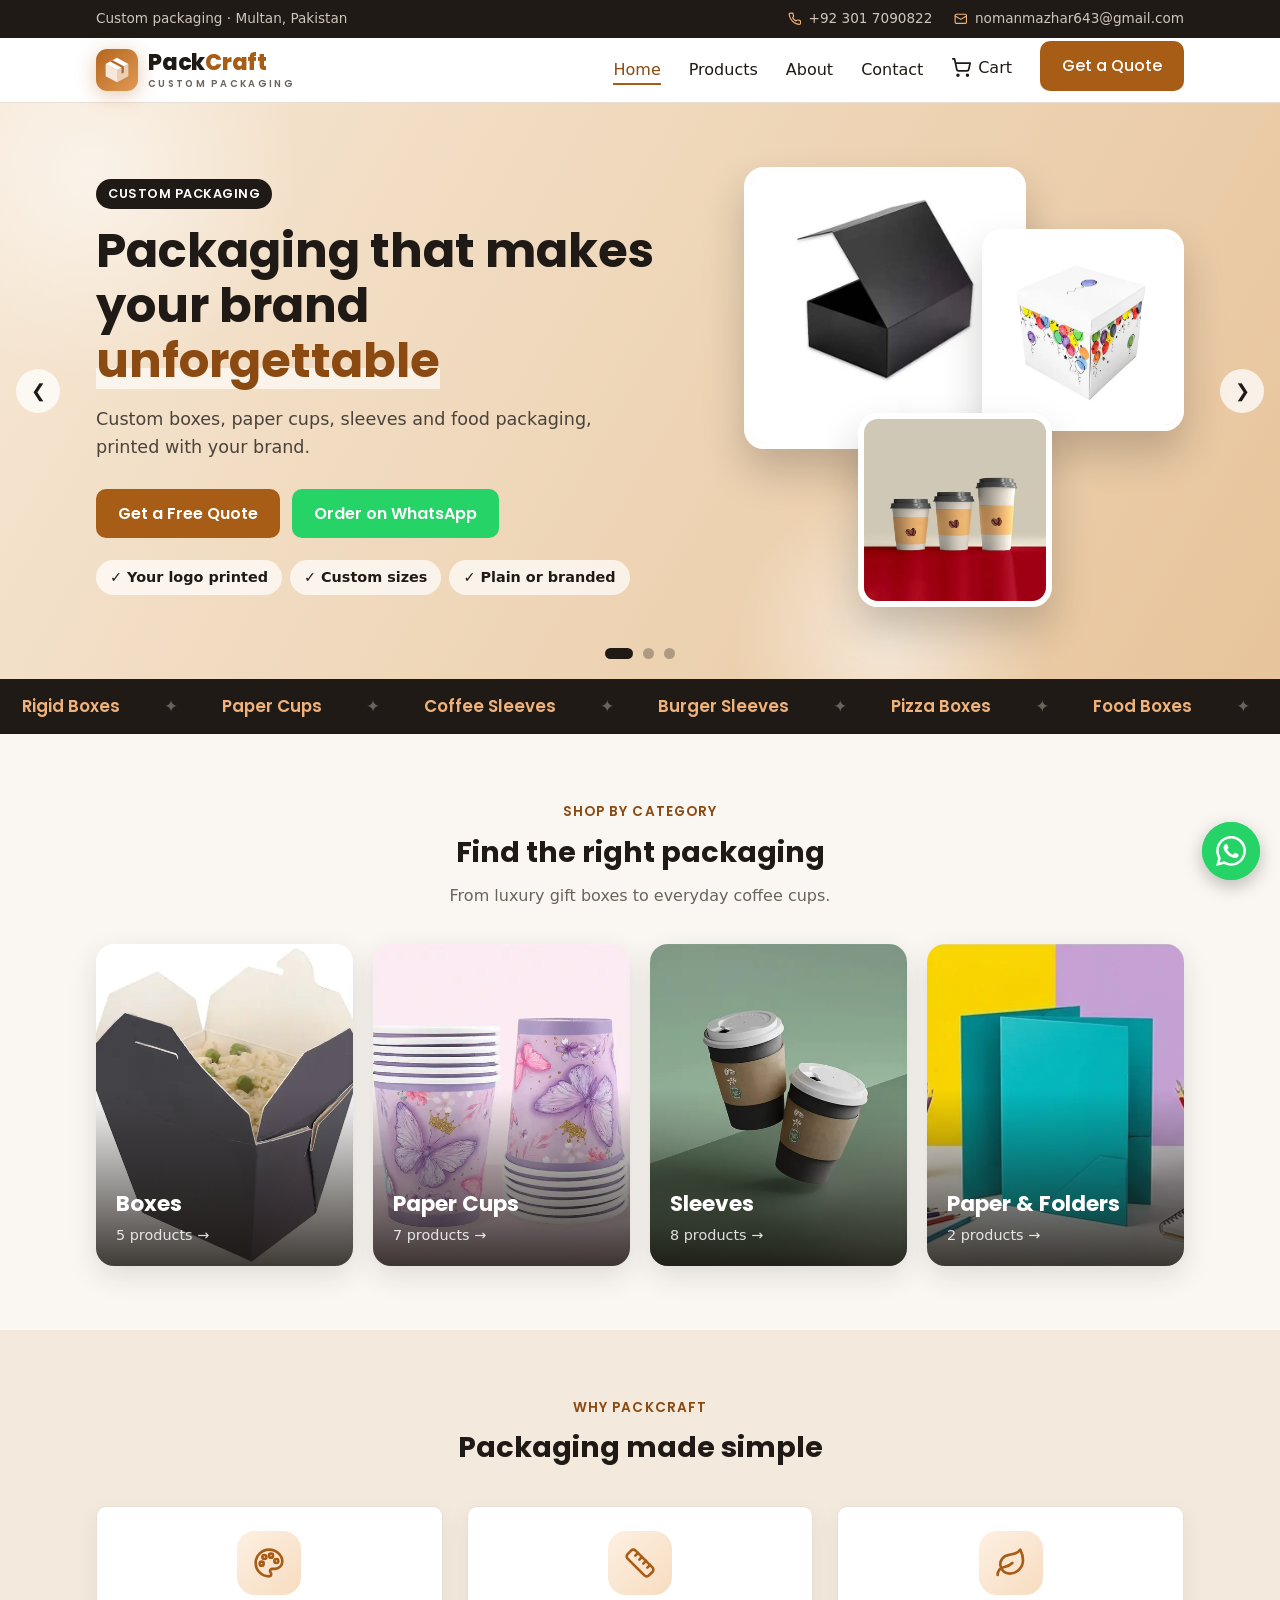
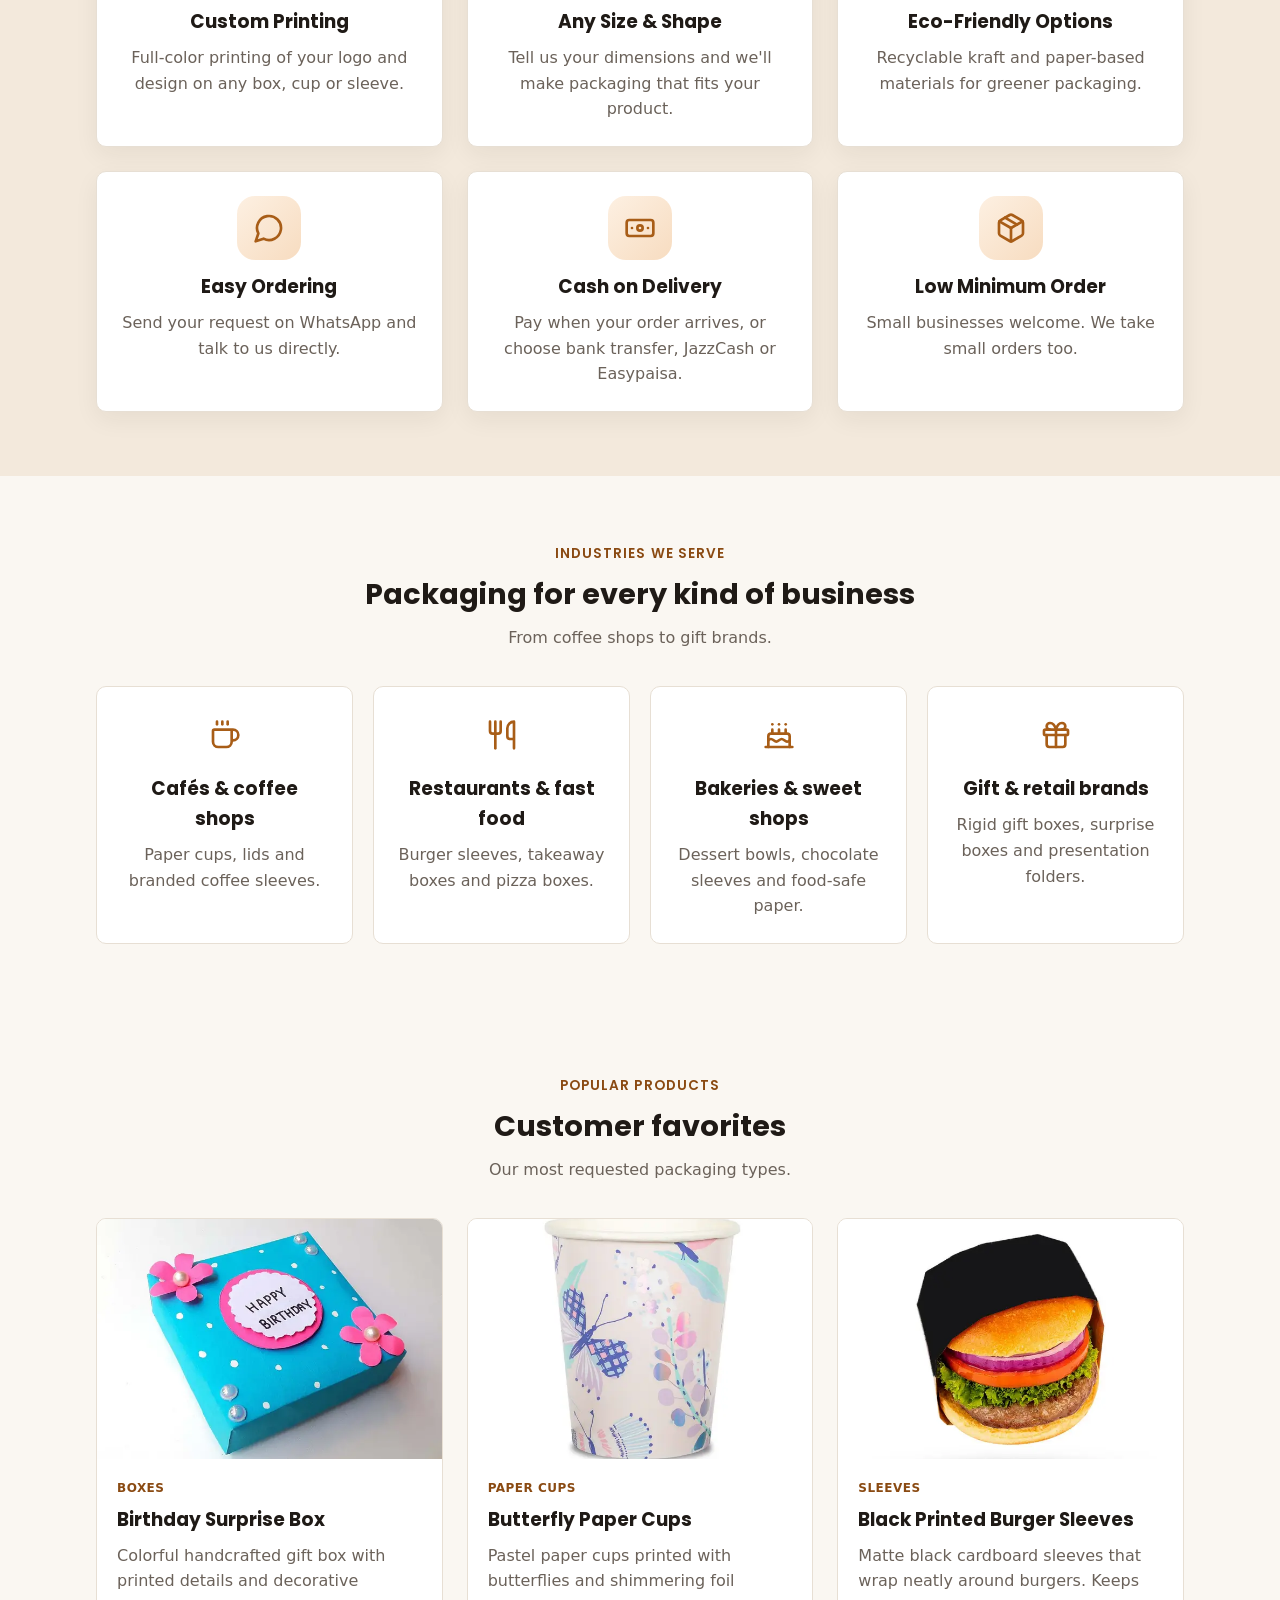
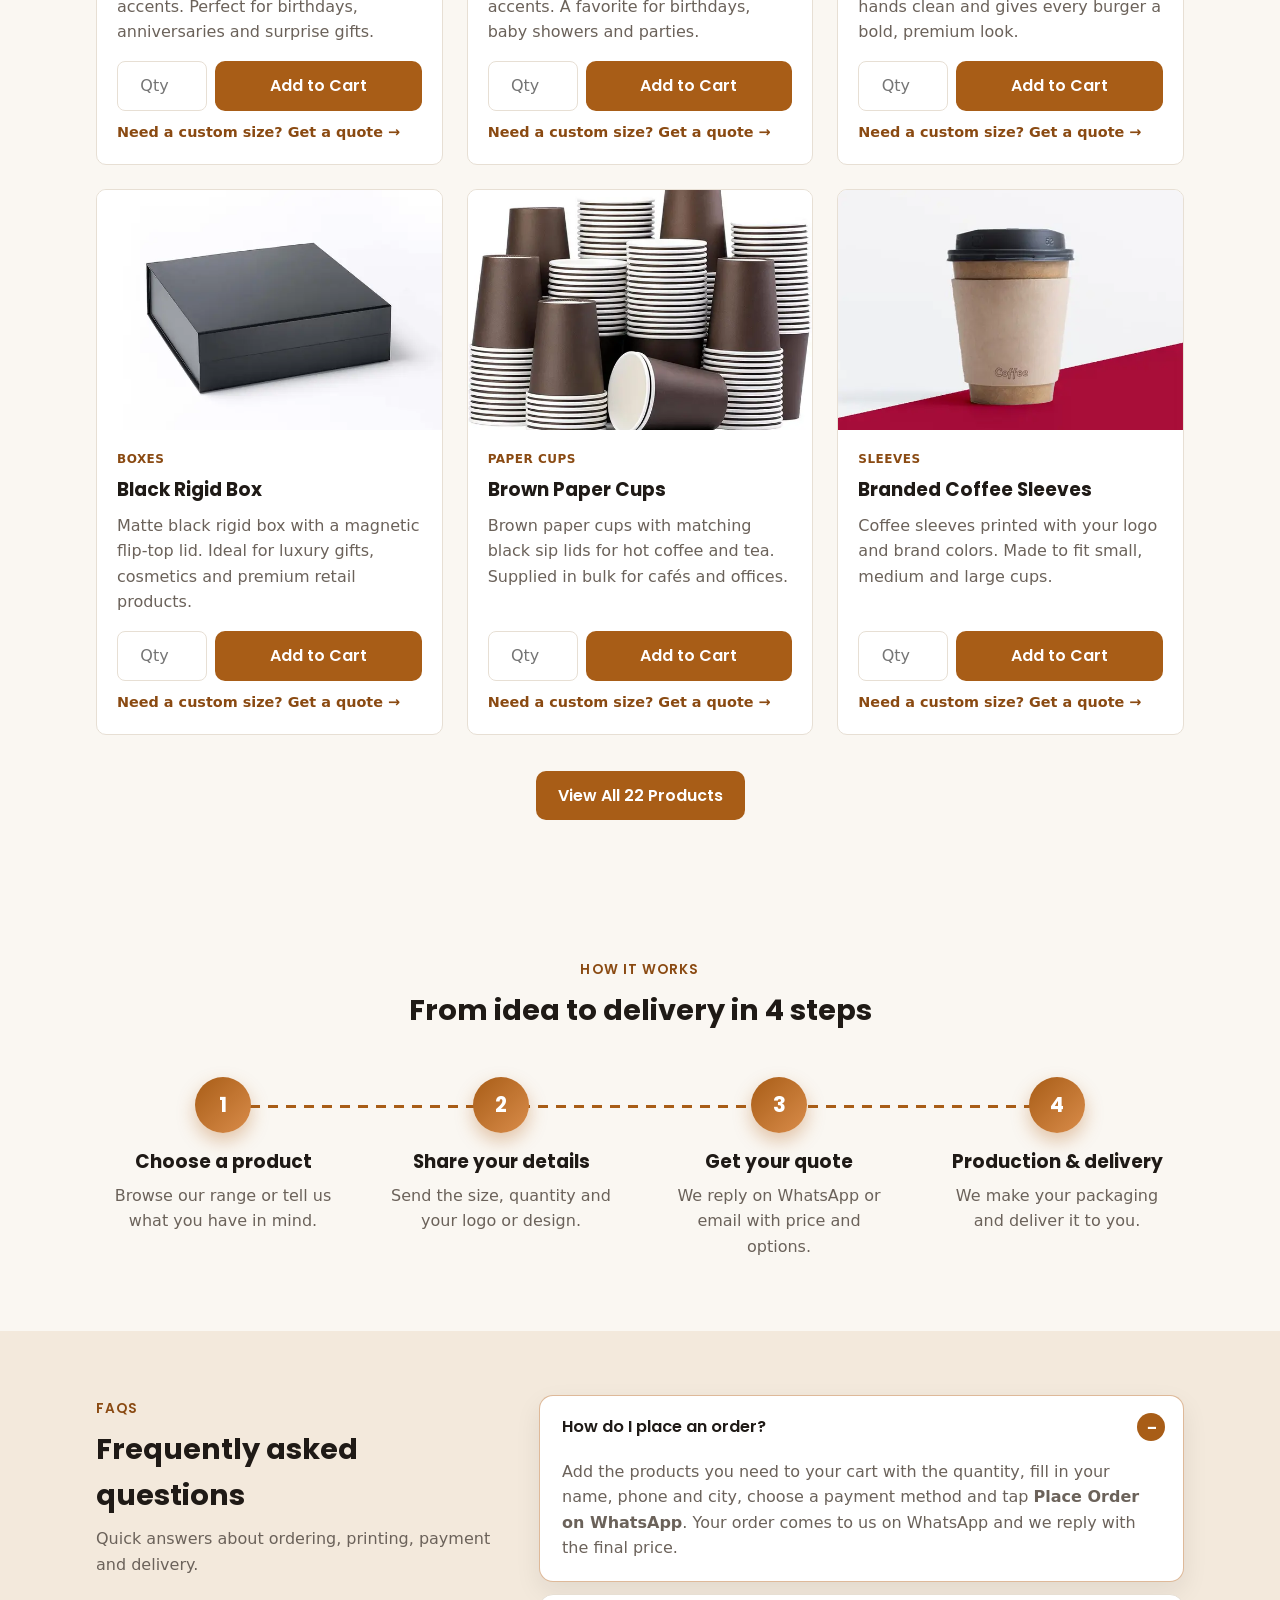
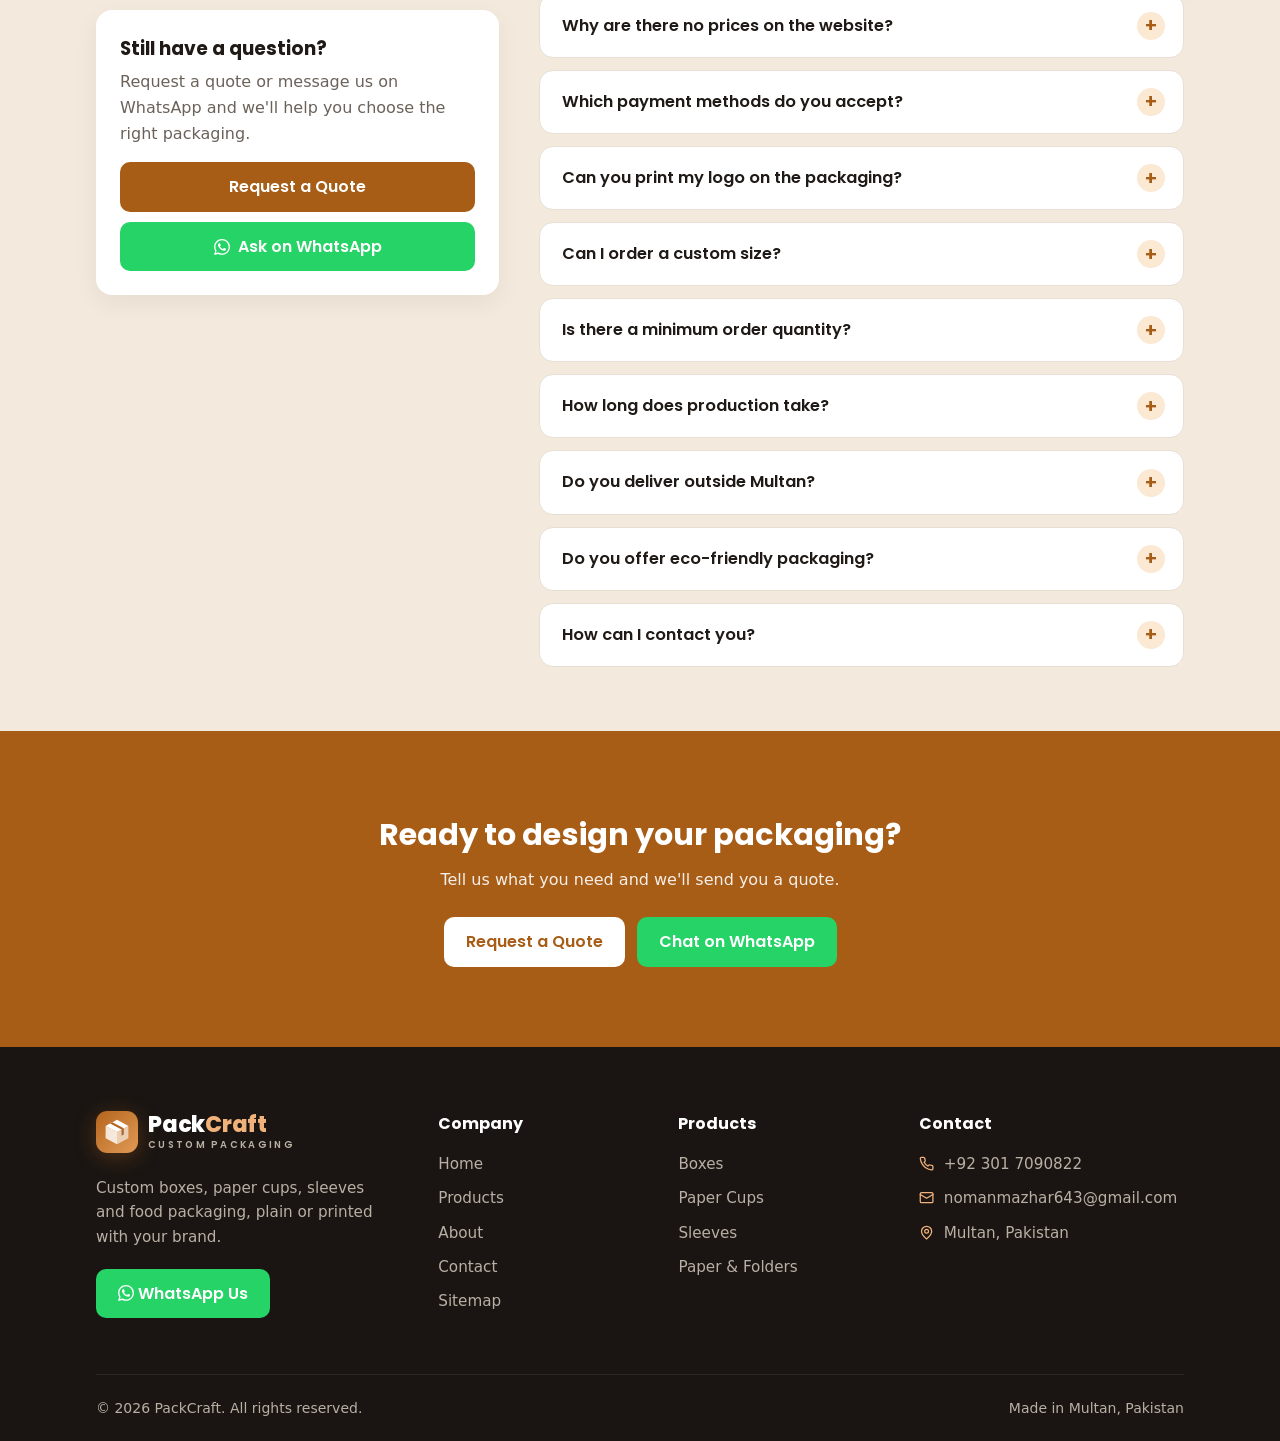
<file: index.html>
<!DOCTYPE html>
<html lang="en">
<head>
  <meta charset="UTF-8">
  <meta name="viewport" content="width=device-width, initial-scale=1.0">
  <title>PackCraft | Custom Packaging in Multan, Pakistan</title>
  <meta name="description" content="Custom boxes, paper cups, sleeves and food packaging in Multan, Pakistan">
  <meta name="theme-color" content="#b5651d">
  <link rel="canonical" href="https://packaging-website-lilac.vercel.app/">
  <link rel="icon" href="favicon.svg" type="image/svg+xml">
  <meta property="og:type" content="website">
  <meta property="og:site_name" content="PackCraft">
  <meta property="og:title" content="PackCraft | Custom Packaging in Multan, Pakistan">
  <meta property="og:description" content="Custom boxes, paper cups, sleeves and food packaging in Multan, Pakistan">
  <meta property="og:url" content="https://packaging-website-lilac.vercel.app/">
  <meta property="og:image" content="https://packaging-website-lilac.vercel.app/images/black%20rigid%20box/1.jpg">
  <meta name="twitter:card" content="summary_large_image">
  <link rel="preload" href="fonts/poppins-700-latin.woff2" as="font" type="font/woff2" crossorigin>
  <link rel="stylesheet" href="css/style.css">
  <script type="application/ld+json">
  {
    "@context": "https://schema.org",
    "@type": "LocalBusiness",
    "name": "PackCraft",
    "description": "Custom boxes, paper cups, sleeves and food packaging.",
    "url": "https://packaging-website-lilac.vercel.app/",
    "image": "https://packaging-website-lilac.vercel.app/images/black%20rigid%20box/1.jpg",
    "telephone": "+923017090822",
    "email": "nomanmazhar643@gmail.com",
    "address": { "@type": "PostalAddress", "addressLocality": "Multan", "addressCountry": "PK" }
  }
  </script>
  <script type="application/ld+json">
{
    "@context":  "https://schema.org",
    "@type":  "FAQPage",
    "mainEntity":  [
                       {
                           "@type":  "Question",
                           "name":  "How do I place an order?",
                           "acceptedAnswer":  {
                                                  "@type":  "Answer",
                                                  "text":  "Add the products you need to your cart with the quantity, fill in your name, phone and city, choose a payment method and tap Place Order on WhatsApp. Your order comes to us on WhatsApp and we reply with the final price."
                                              }
                       },
                       {
                           "@type":  "Question",
                           "name":  "Why are there no prices on the website?",
                           "acceptedAnswer":  {
                                                  "@type":  "Answer",
                                                  "text":  "Custom packaging is priced by size, material, quantity and printing, so every order is different. Send us your order or a quote request and we\u0027ll reply on WhatsApp with the exact price."
                                              }
                       },
                       {
                           "@type":  "Question",
                           "name":  "Which payment methods do you accept?",
                           "acceptedAnswer":  {
                                                  "@type":  "Answer",
                                                  "text":  "Bank Transfer, JazzCash, Easypaisa and Cash on Delivery. No payment is taken on the website. Once the price is confirmed, we send you the payment details on WhatsApp."
                                              }
                       },
                       {
                           "@type":  "Question",
                           "name":  "Can you print my logo on the packaging?",
                           "acceptedAnswer":  {
                                                  "@type":  "Answer",
                                                  "text":  "Yes. Our products can be made plain or printed with your logo and brand colors. Send us your logo or design on WhatsApp or by email when you order."
                                              }
                       },
                       {
                           "@type":  "Question",
                           "name":  "Can I order a custom size?",
                           "acceptedAnswer":  {
                                                  "@type":  "Answer",
                                                  "text":  "Yes. Share the dimensions (length × width × height) and what you are packing, using the quote form or WhatsApp, and we\u0027ll suggest the right option."
                                              }
                       },
                       {
                           "@type":  "Question",
                           "name":  "Is there a minimum order quantity?",
                           "acceptedAnswer":  {
                                                  "@type":  "Answer",
                                                  "text":  "Yes, we take small orders too. The exact minimum depends on the product and whether it is printed, so tell us the quantity you need and we\u0027ll confirm it in your quote."
                                              }
                       },
                       {
                           "@type":  "Question",
                           "name":  "How long does production take?",
                           "acceptedAnswer":  {
                                                  "@type":  "Answer",
                                                  "text":  "Production time depends on the product, quantity and printing. We give you a timeline together with your quote, before you confirm the order."
                                              }
                       },
                       {
                           "@type":  "Question",
                           "name":  "Do you deliver outside Multan?",
                           "acceptedAnswer":  {
                                                  "@type":  "Answer",
                                                  "text":  "We are based in Multan, Pakistan. Add your city and address when you order and we\u0027ll confirm the delivery options and charges for your location."
                                              }
                       },
                       {
                           "@type":  "Question",
                           "name":  "Do you offer eco-friendly packaging?",
                           "acceptedAnswer":  {
                                                  "@type":  "Answer",
                                                  "text":  "Yes. Many of our products are paper-based, such as kraft cups, cardboard sleeves and paper boxes. Ask us for eco-friendly options for your product."
                                              }
                       },
                       {
                           "@type":  "Question",
                           "name":  "How can I contact you?",
                           "acceptedAnswer":  {
                                                  "@type":  "Answer",
                                                  "text":  "WhatsApp or call us on +92 301 7090822, email nomanmazhar643@gmail.com, or use the contact form."
                                              }
                       }
                   ]
}
  </script>
</head>
<body>
  <svg class="sprite" aria-hidden="true" focusable="false">
    <symbol id="i-phone" viewBox="0 0 24 24"><path d="M22 16.92v3a2 2 0 0 1-2.18 2 19.79 19.79 0 0 1-8.63-3.07 19.5 19.5 0 0 1-6-6 19.79 19.79 0 0 1-3.07-8.67A2 2 0 0 1 4.11 2h3a2 2 0 0 1 2 1.72 12.84 12.84 0 0 0 .7 2.81 2 2 0 0 1-.45 2.11L8.09 9.91a16 16 0 0 0 6 6l1.27-1.27a2 2 0 0 1 2.11-.45 12.84 12.84 0 0 0 2.81.7A2 2 0 0 1 22 16.92z"/></symbol>
    <symbol id="i-mail" viewBox="0 0 24 24"><rect x="2" y="4" width="20" height="16" rx="2"/><path d="m22 7-10 6L2 7"/></symbol>
    <symbol id="i-pin" viewBox="0 0 24 24"><path d="M20 10c0 6-8 12-8 12s-8-6-8-12a8 8 0 0 1 16 0Z"/><circle cx="12" cy="10" r="3"/></symbol>
    <symbol id="i-whatsapp" viewBox="0 0 24 24"><path fill="currentColor" stroke="none" d="M17.472 14.382c-.297-.149-1.758-.867-2.03-.967-.273-.099-.471-.148-.67.15-.197.297-.767.966-.94 1.164-.173.199-.347.223-.644.075-.297-.15-1.255-.463-2.39-1.475-.883-.788-1.48-1.761-1.653-2.059-.173-.297-.018-.458.13-.606.134-.133.298-.347.446-.52.149-.174.198-.298.298-.497.099-.198.05-.371-.025-.52-.075-.149-.669-1.612-.916-2.207-.242-.579-.487-.5-.669-.51-.173-.008-.371-.01-.57-.01-.198 0-.52.074-.792.372-.272.297-1.04 1.016-1.04 2.479 0 1.462 1.065 2.875 1.213 3.074.149.198 2.096 3.2 5.077 4.487.709.306 1.262.489 1.694.625.712.227 1.36.195 1.871.118.571-.085 1.758-.719 2.006-1.413.248-.694.248-1.289.173-1.413-.074-.124-.272-.198-.57-.347m-5.421 7.403h-.004a9.87 9.87 0 01-5.031-1.378l-.361-.214-3.741.982.998-3.648-.235-.374a9.86 9.86 0 01-1.51-5.26c.001-5.45 4.436-9.884 9.888-9.884 2.64 0 5.122 1.03 6.988 2.898a9.825 9.825 0 012.893 6.994c-.003 5.45-4.437 9.884-9.885 9.884m8.413-18.297A11.815 11.815 0 0012.05 0C5.495 0 .16 5.335.157 11.892c0 2.096.547 4.142 1.588 5.945L.057 24l6.305-1.654a11.882 11.882 0 005.683 1.448h.005c6.554 0 11.89-5.335 11.893-11.893a11.821 11.821 0 00-3.48-8.413z"/></symbol>
    <symbol id="i-box" viewBox="0 0 24 24"><path d="m7.5 4.27 9 5.15"/><path d="M21 8a2 2 0 0 0-1-1.73l-7-4a2 2 0 0 0-2 0l-7 4A2 2 0 0 0 3 8v8a2 2 0 0 0 1 1.73l7 4a2 2 0 0 0 2 0l7-4A2 2 0 0 0 21 16Z"/><path d="m3.3 7 8.7 5 8.7-5"/><path d="M12 22V12"/></symbol>
    <symbol id="i-palette" viewBox="0 0 24 24"><circle cx="13.5" cy="6.5" r="1.5"/><circle cx="17.5" cy="10.5" r="1.5"/><circle cx="8.5" cy="7.5" r="1.5"/><circle cx="6.5" cy="12.5" r="1.5"/><path d="M12 2C6.5 2 2 6.5 2 12s4.5 10 10 10c.926 0 1.648-.746 1.648-1.688 0-.437-.18-.835-.437-1.125-.29-.289-.438-.652-.438-1.125a1.64 1.64 0 0 1 1.668-1.668h1.996c3.051 0 5.555-2.503 5.555-5.554C21.965 6.012 17.461 2 12 2z"/></symbol>
    <symbol id="i-ruler" viewBox="0 0 24 24"><path d="M21.3 15.3a2.4 2.4 0 0 1 0 3.4l-2.6 2.6a2.4 2.4 0 0 1-3.4 0L2.7 8.7a2.41 2.41 0 0 1 0-3.4l2.6-2.6a2.41 2.41 0 0 1 3.4 0Z"/><path d="m14.5 12.5 2-2"/><path d="m11.5 9.5 2-2"/><path d="m8.5 6.5 2-2"/><path d="m17.5 15.5 2-2"/></symbol>
    <symbol id="i-leaf" viewBox="0 0 24 24"><path d="M11 20A7 7 0 0 1 9.8 6.1C15.5 5 17 4.48 19 2c1 2 2 4.18 2 8 0 5.5-4.78 10-10 10Z"/><path d="M2 21c0-3 1.85-5.36 5.08-6C9.5 14.52 12 13 13 12"/></symbol>
    <symbol id="i-chat" viewBox="0 0 24 24"><path d="M7.9 20A9 9 0 1 0 4 16.1L2 22Z"/></symbol>
    <symbol id="i-check" viewBox="0 0 24 24"><path d="M20 6 9 17l-5-5"/></symbol>
    <symbol id="i-cart" viewBox="0 0 24 24"><circle cx="8" cy="21" r="1"/><circle cx="19" cy="21" r="1"/><path d="M2.05 2.05h2l2.66 12.42a2 2 0 0 0 2 1.58h9.78a2 2 0 0 0 1.95-1.57l1.65-7.43H5.12"/></symbol>
    <symbol id="i-trash" viewBox="0 0 24 24"><path d="M3 6h18"/><path d="M19 6v14c0 1-1 2-2 2H7c-1 0-2-1-2-2V6"/><path d="M8 6V4c0-1 1-2 2-2h4c1 0 2 1 2 2v2"/></symbol>
    <symbol id="i-cash" viewBox="0 0 24 24"><rect width="20" height="12" x="2" y="6" rx="2"/><circle cx="12" cy="12" r="2"/><path d="M6 12h.01M18 12h.01"/></symbol>
    <defs><linearGradient id="pc-logo-gradient" x1="0" y1="0" x2="1" y2="1"><stop offset="0" stop-color="#b5651d"/><stop offset="1" stop-color="#e09a55"/></linearGradient></defs>
    <symbol id="logo-mark" viewBox="0 0 48 48"><rect width="48" height="48" rx="13" fill="url(#pc-logo-gradient)"/><polygon points="24,10 37,17 24,24 11,17" fill="#fff"/><polygon points="11,17 24,24 24,38 11,31" fill="#fff" fill-opacity=".82"/><polygon points="24,24 37,17 37,31 24,38" fill="#fff" fill-opacity=".6"/><polygon points="16.2,14.2 18.8,12.8 31.8,19.8 29.2,21.2" fill="#b5651d"/><polygon points="29.2,21.2 31.8,19.8 31.8,26.8 29.2,28.2" fill="#8a4a12" fill-opacity=".75"/></symbol>
    <symbol id="i-search" viewBox="0 0 24 24"><circle cx="11" cy="11" r="8"/><path d="m21 21-4.3-4.3"/></symbol>
    <symbol id="i-coffee" viewBox="0 0 24 24"><path d="M10 2v2"/><path d="M14 2v2"/><path d="M16 8a1 1 0 0 1 1 1v8a4 4 0 0 1-4 4H7a4 4 0 0 1-4-4V9a1 1 0 0 1 1-1h14a4 4 0 1 1 0 8h-1"/><path d="M6 2v2"/></symbol>
    <symbol id="i-utensils" viewBox="0 0 24 24"><path d="M3 2v7c0 1.1.9 2 2 2h4a2 2 0 0 0 2-2V2"/><path d="M7 2v20"/><path d="M21 15V2a5 5 0 0 0-5 5v6c0 1.1.9 2 2 2h3Zm0 0v7"/></symbol>
    <symbol id="i-cake" viewBox="0 0 24 24"><path d="M20 21v-8a2 2 0 0 0-2-2H6a2 2 0 0 0-2 2v8"/><path d="M4 16s.5-1 2-1 2.5 2 4 2 2.5-2 4-2 2.5 2 4 2 2-1 2-1"/><path d="M2 21h20"/><path d="M7 8v3"/><path d="M12 8v3"/><path d="M17 8v3"/><path d="M7 4h.01"/><path d="M12 4h.01"/><path d="M17 4h.01"/></symbol>
    <symbol id="i-gift" viewBox="0 0 24 24"><rect x="3" y="8" width="18" height="4" rx="1"/><path d="M12 8v13"/><path d="M19 12v7a2 2 0 0 1-2 2H7a2 2 0 0 1-2-2v-7"/><path d="M7.5 8a2.5 2.5 0 0 1 0-5A4.8 8 0 0 1 12 8a4.8 8 0 0 1 4.5-5 2.5 2.5 0 0 1 0 5"/></symbol>
  </svg>
  <div class="topbar">
    <div class="container">
      <span class="topbar-tagline">Custom packaging &middot; Multan, Pakistan</span>
      <div class="topbar-links">
        <a href="tel:+923017090822"><svg class="i"><use href="#i-phone"/></svg>+92 301 7090822</a>
        <a href="mailto:nomanmazhar643@gmail.com"><svg class="i"><use href="#i-mail"/></svg>nomanmazhar643@gmail.com</a>
      </div>
    </div>
  </div>

  <header class="site-header">
    <div class="container">
      <a href="index.html" class="logo"><svg class="logo-mark" viewBox="0 0 48 48" aria-hidden="true"><use href="#logo-mark"/></svg><span class="logo-text"><b>Pack<span>Craft</span></b><small>Custom Packaging</small></span></a>
      <button class="nav-toggle" aria-label="Toggle menu">&#9776;</button>
      <ul class="nav">
        <li><a href="index.html">Home</a></li>
        <li><a href="products.html">Products</a></li>
        <li><a href="about.html">About</a></li>
        <li><a href="contact.html">Contact</a></li>
        <li class="nav-cart"><a href="cart.html" aria-label="Cart"><svg class="i"><use href="#i-cart"/></svg>Cart <span class="cart-count" hidden>0</span></a></li>
        <li class="nav-cta"><a href="contact.html" class="btn btn-sm">Get a Quote</a></li>
      </ul>
    </div>
  </header>

  <main>
    <section class="banner" aria-label="Featured products">
      <div class="slide slide-warm active">
        <div class="container slide-inner">
          <div class="slide-text">
            <span class="badge">Custom Packaging</span>
            <h1>Packaging that makes your brand <span class="highlight rotator" data-words="unforgettable|stand out|look premium">unforgettable</span></h1>
            <p>Custom boxes, paper cups, sleeves and food packaging, printed with your brand.</p>
            <div class="actions">
              <a href="contact.html" class="btn">Get a Free Quote</a>
              <a href="https://wa.me/923017090822" target="_blank" rel="noopener noreferrer" class="btn btn-whatsapp">Order on WhatsApp</a>
            </div>
            <ul class="chips">
              <li>&#10003; Your logo printed</li>
              <li>&#10003; Custom sizes</li>
              <li>&#10003; Plain or branded</li>
            </ul>
          </div>
          <div class="slide-art">
            <div class="collage">
              <img class="c1" src="images/opt/black%20rigid%20box/1.webp" width="640" height="640" alt="Black rigid gift box" fetchpriority="high">
              <img class="c2" src="images/opt/birthday%20surprise%20box/3.webp" width="640" height="640" alt="Printed birthday surprise box">
              <img class="c3" src="images/opt/branded%20coffee%20sleeves/Branded%20Coffee%20Sleeves.webp" width="640" height="640" alt="Branded coffee sleeves">
            </div>
          </div>
        </div>
      </div>
      <div class="slide slide-green">
        <div class="container slide-inner">
          <div class="slide-text">
            <span class="badge">For Cafés</span>
            <h2>Paper cups, lids &amp; sleeves <span class="highlight">in bulk</span></h2>
            <p>Hot and cold cups, bowls and lids in every size, plain or printed with your logo.</p>
            <div class="actions">
              <a href="products.html?cat=cups" class="btn">Shop Paper Cups</a>
              <a href="products.html?cat=sleeves" class="btn btn-outline">See Sleeves</a>
            </div>
          </div>
          <div class="slide-art">
            <div class="collage">
              <img class="c1" src="images/opt/Brown%20paper%20cups/1.webp" width="640" height="640" alt="Brown paper cups with lids">
              <img class="c2" src="images/opt/Cardboard%20cups%20with%20lids/1.webp" width="640" height="640" alt="Kraft cup with lid">
              <img class="c3" src="images/opt/Christmas%20coffee%20cups/1.webp" width="640" height="640" alt="Christmas coffee cups">
            </div>
          </div>
        </div>
      </div>
      <div class="slide slide-peach">
        <div class="container slide-inner">
          <div class="slide-text">
            <span class="badge">For Restaurants</span>
            <h2>Food packaging your customers <span class="highlight">remember</span></h2>
            <p>Burger sleeves, takeaway boxes and pizza boxes that keep food neat and show off your brand.</p>
            <div class="actions">
              <a href="products.html?cat=boxes" class="btn">Shop Food Boxes</a>
              <a href="contact.html" class="btn btn-outline">Get a Quote</a>
            </div>
          </div>
          <div class="slide-art">
            <div class="collage">
              <img class="c1" src="images/opt/Cardboard%20Burger%20Sleeves/1.webp" width="640" height="640" alt="Printed burger sleeves">
              <img class="c2" src="images/opt/black%20food%20boxes/3.webp" width="640" height="640" alt="Black takeaway food box">
              <img class="c3" src="images/opt/blank%20pizza%20boxes/1.webp" width="640" height="640" alt="Pizza box">
            </div>
          </div>
        </div>
      </div>

      <button class="banner-arrow prev" aria-label="Previous slide">&#10094;</button>
      <button class="banner-arrow next" aria-label="Next slide">&#10095;</button>
      <div class="banner-dots"></div>
    </section>

    <div class="marquee" aria-label="Product range">
      <div class="marquee-track">
        <span>Rigid Boxes</span><span>Paper Cups</span><span>Coffee Sleeves</span><span>Burger Sleeves</span><span>Pizza Boxes</span><span>Food Boxes</span><span>Chocolate Sleeves</span><span>Cheese Paper</span><span>Presentation Folders</span>
        <span aria-hidden="true">Rigid Boxes</span><span aria-hidden="true">Paper Cups</span><span aria-hidden="true">Coffee Sleeves</span><span aria-hidden="true">Burger Sleeves</span><span aria-hidden="true">Pizza Boxes</span><span aria-hidden="true">Food Boxes</span><span aria-hidden="true">Chocolate Sleeves</span><span aria-hidden="true">Cheese Paper</span><span aria-hidden="true">Presentation Folders</span>
      </div>
    </div>

    <section>
      <div class="container">
        <div class="section-head reveal">
          <span class="eyebrow">Shop by category</span>
          <h2 class="section-title">Find the right packaging</h2>
          <p class="section-sub">From luxury gift boxes to everyday coffee cups.</p>
        </div>
        <div class="categories">
          <a class="category reveal" href="products.html?cat=boxes">
            <img src="images/opt/black%20food%20boxes/2.webp" width="640" height="640" alt="Black takeaway food box with rice" loading="lazy">
            <span class="category-label"><strong>Boxes</strong><small>5 products &rarr;</small></span>
          </a>
          <a class="category reveal" href="products.html?cat=cups">
            <img src="images/opt/Butterfly%20paper%20cups/4.webp" width="640" height="640" alt="Stacks of printed butterfly paper cups" loading="lazy">
            <span class="category-label"><strong>Paper Cups</strong><small>7 products &rarr;</small></span>
          </a>
          <a class="category reveal" href="products.html?cat=sleeves">
            <img src="images/opt/branded%20coffee%20sleeves/Branded%20Coffee%20Sleeves%20Packaging.webp" width="640" height="640" alt="Coffee cups with kraft sleeves" loading="lazy">
            <span class="category-label"><strong>Sleeves</strong><small>8 products &rarr;</small></span>
          </a>
          <a class="category reveal" href="products.html?cat=paper">
            <img src="images/opt/Blank%20Presentation%20Folders/3.webp" width="640" height="640" alt="Teal presentation folders" loading="lazy">
            <span class="category-label"><strong>Paper &amp; Folders</strong><small>2 products &rarr;</small></span>
          </a>
        </div>
      </div>
    </section>

    <section class="features">
      <div class="container">
        <div class="section-head reveal">
          <span class="eyebrow">Why PackCraft</span>
          <h2 class="section-title">Packaging made simple</h2>
        </div>
        <div class="features-grid">
          <div class="card feature reveal"><div class="icon"><svg class="i"><use href="#i-palette"/></svg></div><h3>Custom Printing</h3><p>Full-color printing of your logo and design on any box, cup or sleeve.</p></div>
          <div class="card feature reveal"><div class="icon"><svg class="i"><use href="#i-ruler"/></svg></div><h3>Any Size &amp; Shape</h3><p>Tell us your dimensions and we'll make packaging that fits your product.</p></div>
          <div class="card feature reveal"><div class="icon"><svg class="i"><use href="#i-leaf"/></svg></div><h3>Eco-Friendly Options</h3><p>Recyclable kraft and paper-based materials for greener packaging.</p></div>
          <div class="card feature reveal"><div class="icon"><svg class="i"><use href="#i-chat"/></svg></div><h3>Easy Ordering</h3><p>Send your request on WhatsApp and talk to us directly.</p></div>
          <div class="card feature reveal"><div class="icon"><svg class="i"><use href="#i-cash"/></svg></div><h3>Cash on Delivery</h3><p>Pay when your order arrives, or choose bank transfer, JazzCash or Easypaisa.</p></div>
          <div class="card feature reveal"><div class="icon"><svg class="i"><use href="#i-box"/></svg></div><h3>Low Minimum Order</h3><p>Small businesses welcome. We take small orders too.</p></div>
        </div>
      </div>
    </section>

    <section class="industries">
      <div class="container">
        <div class="section-head reveal">
          <span class="eyebrow">Industries we serve</span>
          <h2 class="section-title">Packaging for every kind of business</h2>
          <p class="section-sub">From coffee shops to gift brands.</p>
        </div>
        <div class="audience">
          <div class="card reveal"><div class="icon"><svg class="i"><use href="#i-coffee"/></svg></div><h3>Cafés &amp; coffee shops</h3><p>Paper cups, lids and branded coffee sleeves.</p></div>
          <div class="card reveal"><div class="icon"><svg class="i"><use href="#i-utensils"/></svg></div><h3>Restaurants &amp; fast food</h3><p>Burger sleeves, takeaway boxes and pizza boxes.</p></div>
          <div class="card reveal"><div class="icon"><svg class="i"><use href="#i-cake"/></svg></div><h3>Bakeries &amp; sweet shops</h3><p>Dessert bowls, chocolate sleeves and food-safe paper.</p></div>
          <div class="card reveal"><div class="icon"><svg class="i"><use href="#i-gift"/></svg></div><h3>Gift &amp; retail brands</h3><p>Rigid gift boxes, surprise boxes and presentation folders.</p></div>
        </div>
      </div>
    </section>
    <section>
      <div class="container">
        <div class="section-head reveal">
          <span class="eyebrow">Popular products</span>
          <h2 class="section-title">Customer favorites</h2>
          <p class="section-sub">Our most requested packaging types.</p>
        </div>
        <div class="grid grid-3">
          <div class="card product-card reveal">
            <div class="thumb"><img src="images/opt/birthday%20surprise%20box/1.webp" width="640" height="640" alt="Birthday surprise box" loading="lazy"></div>
            <div class="body"><span class="tag">Boxes</span><h3>Birthday Surprise Box</h3><p>Colorful handcrafted gift box with printed details and decorative accents. Perfect for birthdays, anniversaries and surprise gifts.</p><div class="buy-row"><input type="number" class="qty-input" min="1" inputmode="numeric" placeholder="Qty" aria-label="Quantity"><button type="button" class="btn add-to-cart" data-slug="birthday-surprise-box">Add to Cart</button></div><a href="contact.html?product=birthday-surprise-box" class="quote-link">Need a custom size? Get a quote &rarr;</a></div>
          </div>
          <div class="card product-card reveal">
            <div class="thumb"><img src="images/opt/Butterfly%20paper%20cups/1.webp" width="640" height="640" alt="Butterfly paper cups" loading="lazy"></div>
            <div class="body"><span class="tag">Paper Cups</span><h3>Butterfly Paper Cups</h3><p>Pastel paper cups printed with butterflies and shimmering foil accents. A favorite for birthdays, baby showers and parties.</p><div class="buy-row"><input type="number" class="qty-input" min="1" inputmode="numeric" placeholder="Qty" aria-label="Quantity"><button type="button" class="btn add-to-cart" data-slug="butterfly-paper-cups">Add to Cart</button></div><a href="contact.html?product=butterfly-paper-cups" class="quote-link">Need a custom size? Get a quote &rarr;</a></div>
          </div>
          <div class="card product-card reveal">
            <div class="thumb"><img src="images/opt/Black%20Printed%20Burger%20Sleeves/4.webp" width="640" height="640" alt="Black printed burger sleeves" loading="lazy"></div>
            <div class="body"><span class="tag">Sleeves</span><h3>Black Printed Burger Sleeves</h3><p>Matte black cardboard sleeves that wrap neatly around burgers. Keeps hands clean and gives every burger a bold, premium look.</p><div class="buy-row"><input type="number" class="qty-input" min="1" inputmode="numeric" placeholder="Qty" aria-label="Quantity"><button type="button" class="btn add-to-cart" data-slug="black-burger-sleeves">Add to Cart</button></div><a href="contact.html?product=black-burger-sleeves" class="quote-link">Need a custom size? Get a quote &rarr;</a></div>
          </div>
          <div class="card product-card reveal">
            <div class="thumb"><img src="images/opt/black%20rigid%20box/3.webp" width="640" height="640" alt="Black rigid box" loading="lazy"></div>
            <div class="body"><span class="tag">Boxes</span><h3>Black Rigid Box</h3><p>Matte black rigid box with a magnetic flip-top lid. Ideal for luxury gifts, cosmetics and premium retail products.</p><div class="buy-row"><input type="number" class="qty-input" min="1" inputmode="numeric" placeholder="Qty" aria-label="Quantity"><button type="button" class="btn add-to-cart" data-slug="black-rigid-box">Add to Cart</button></div><a href="contact.html?product=black-rigid-box" class="quote-link">Need a custom size? Get a quote &rarr;</a></div>
          </div>
          <div class="card product-card reveal">
            <div class="thumb"><img src="images/opt/Brown%20paper%20cups/4.webp" width="640" height="640" alt="Brown paper cups" loading="lazy"></div>
            <div class="body"><span class="tag">Paper Cups</span><h3>Brown Paper Cups</h3><p>Brown paper cups with matching black sip lids for hot coffee and tea. Supplied in bulk for cafés and offices.</p><div class="buy-row"><input type="number" class="qty-input" min="1" inputmode="numeric" placeholder="Qty" aria-label="Quantity"><button type="button" class="btn add-to-cart" data-slug="brown-paper-cups">Add to Cart</button></div><a href="contact.html?product=brown-paper-cups" class="quote-link">Need a custom size? Get a quote &rarr;</a></div>
          </div>
          <div class="card product-card reveal">
            <div class="thumb"><img src="images/opt/branded%20coffee%20sleeves/Custom%20Branded%20Coffee%20Sleeves.webp" width="640" height="640" alt="Branded coffee sleeve" loading="lazy"></div>
            <div class="body"><span class="tag">Sleeves</span><h3>Branded Coffee Sleeves</h3><p>Coffee sleeves printed with your logo and brand colors. Made to fit small, medium and large cups.</p><div class="buy-row"><input type="number" class="qty-input" min="1" inputmode="numeric" placeholder="Qty" aria-label="Quantity"><button type="button" class="btn add-to-cart" data-slug="branded-coffee-sleeves">Add to Cart</button></div><a href="contact.html?product=branded-coffee-sleeves" class="quote-link">Need a custom size? Get a quote &rarr;</a></div>
          </div>
        </div>
        <div class="center-link reveal"><a href="products.html" class="btn">View All 22 Products</a></div>
      </div>
    </section>

    <section class="how">
      <div class="container">
        <div class="section-head reveal">
          <span class="eyebrow">How it works</span>
          <h2 class="section-title">From idea to delivery in 4 steps</h2>
        </div>
        <ol class="steps reveal-line">
          <li class="reveal"><span class="num">1</span><h3>Choose a product</h3><p>Browse our range or tell us what you have in mind.</p></li>
          <li class="reveal"><span class="num">2</span><h3>Share your details</h3><p>Send the size, quantity and your logo or design.</p></li>
          <li class="reveal"><span class="num">3</span><h3>Get your quote</h3><p>We reply on WhatsApp or email with price and options.</p></li>
          <li class="reveal"><span class="num">4</span><h3>Production &amp; delivery</h3><p>We make your packaging and deliver it to you.</p></li>
        </ol>
      </div>
    </section>

    <!-- Testimonials: hidden until the owner supplies REAL customer reviews.
         To publish: remove the `hidden` attribute below and copy the example card once per review.
         Never add invented reviews. -->
    <section class="testimonials" id="testimonials" hidden>
      <div class="container">
        <div class="section-head reveal">
          <span class="eyebrow">Testimonials</span>
          <h2 class="section-title">What our customers say</h2>
        </div>
        <div class="testimonial-grid">
          <!-- Example card:
          <figure class="testimonial card reveal">
            <div class="stars" aria-label="5 out of 5 stars">&#9733;&#9733;&#9733;&#9733;&#9733;</div>
            <blockquote>Review text from the customer.</blockquote>
            <figcaption><span class="avatar" aria-hidden="true">A</span><span><strong>Customer Name</strong><small>Business, City</small></span></figcaption>
          </figure>
          -->
        </div>
      </div>
    </section>
    <section class="faq" id="faq">
      <div class="container faq-layout">
        <div class="faq-intro reveal">
          <span class="eyebrow">FAQs</span>
          <h2 class="section-title">Frequently asked questions</h2>
          <p class="section-sub">Quick answers about ordering, printing, payment and delivery.</p>
          <div class="faq-help">
            <h3>Still have a question?</h3>
            <p>Request a quote or message us on WhatsApp and we'll help you choose the right packaging.</p>
            <div class="faq-help-actions">
              <a href="contact.html" class="btn">Request a Quote</a>
              <a href="https://wa.me/923017090822" target="_blank" rel="noopener noreferrer" class="btn btn-whatsapp"><svg class="i"><use href="#i-whatsapp"/></svg> Ask on WhatsApp</a>
            </div>
          </div>
        </div>
        <div class="faq-list reveal">
          <details class="faq-item" open>
            <summary>How do I place an order?</summary>
            <div class="faq-answer"><p>Add the products you need to your cart with the quantity, fill in your name, phone and city, choose a payment method and tap <strong>Place Order on WhatsApp</strong>. Your order comes to us on WhatsApp and we reply with the final price.</p></div>
          </details>
          <details class="faq-item">
            <summary>Why are there no prices on the website?</summary>
            <div class="faq-answer"><p>Custom packaging is priced by size, material, quantity and printing, so every order is different. Send us your order or a quote request and we'll reply on WhatsApp with the exact price.</p></div>
          </details>
          <details class="faq-item">
            <summary>Which payment methods do you accept?</summary>
            <div class="faq-answer"><p>Bank Transfer, JazzCash, Easypaisa and Cash on Delivery. No payment is taken on the website. Once the price is confirmed, we send you the payment details on WhatsApp.</p></div>
          </details>
          <details class="faq-item">
            <summary>Can you print my logo on the packaging?</summary>
            <div class="faq-answer"><p>Yes. Our products can be made plain or printed with your logo and brand colors. Send us your logo or design on WhatsApp or by email when you order.</p></div>
          </details>
          <details class="faq-item">
            <summary>Can I order a custom size?</summary>
            <div class="faq-answer"><p>Yes. Share the dimensions (length &times; width &times; height) and what you are packing, using the <a href="contact.html">quote form</a> or WhatsApp, and we'll suggest the right option.</p></div>
          </details>
          <details class="faq-item">
            <summary>Is there a minimum order quantity?</summary>
            <div class="faq-answer"><p>Yes, we take small orders too. The exact minimum depends on the product and whether it is printed, so tell us the quantity you need and we'll confirm it in your quote.</p></div>
          </details>
          <details class="faq-item">
            <summary>How long does production take?</summary>
            <div class="faq-answer"><p>Production time depends on the product, quantity and printing. We give you a timeline together with your quote, before you confirm the order.</p></div>
          </details>
          <details class="faq-item">
            <summary>Do you deliver outside Multan?</summary>
            <div class="faq-answer"><p>We are based in Multan, Pakistan. Add your city and address when you order and we'll confirm the delivery options and charges for your location.</p></div>
          </details>
          <details class="faq-item">
            <summary>Do you offer eco-friendly packaging?</summary>
            <div class="faq-answer"><p>Yes. Many of our products are paper-based, such as kraft cups, cardboard sleeves and paper boxes. Ask us for eco-friendly options for your product.</p></div>
          </details>
          <details class="faq-item">
            <summary>How can I contact you?</summary>
            <div class="faq-answer"><p>WhatsApp or call us on <a href="tel:+923017090822">+92 301 7090822</a>, email <a href="mailto:nomanmazhar643@gmail.com">nomanmazhar643@gmail.com</a>, or use the <a href="contact.html">contact form</a>.</p></div>
          </details>
        </div>
      </div>
    </section>
    <section class="cta cta-rich">
      <div class="container reveal">
        <h2>Ready to design your packaging?</h2>
        <p>Tell us what you need and we'll send you a quote.</p>
        <div class="cta-actions">
          <a href="contact.html" class="btn">Request a Quote</a>
          <a href="https://wa.me/923017090822" target="_blank" rel="noopener noreferrer" class="btn btn-whatsapp">Chat on WhatsApp</a>
        </div>
      </div>
    </section>
  </main>

  <footer class="site-footer">
    <div class="container">
      <div class="footer-grid">
        <div class="footer-brand">
          <a href="index.html" class="logo logo-light"><svg class="logo-mark" viewBox="0 0 48 48" aria-hidden="true"><use href="#logo-mark"/></svg><span class="logo-text"><b>Pack<span>Craft</span></b><small>Custom Packaging</small></span></a>
          <p>Custom boxes, paper cups, sleeves and food packaging, plain or printed with your brand.</p>
          <a href="https://wa.me/923017090822" target="_blank" rel="noopener noreferrer" class="btn btn-whatsapp btn-sm"><svg class="i"><use href="#i-whatsapp"/></svg> WhatsApp Us</a>
        </div>
        <div>
          <h3>Company</h3>
          <ul><li><a href="index.html">Home</a></li><li><a href="products.html">Products</a></li><li><a href="about.html">About</a></li><li><a href="contact.html">Contact</a></li><li><a href="sitemap.html">Sitemap</a></li></ul>
        </div>
        <div>
          <h3>Products</h3>
          <ul><li><a href="products.html?cat=boxes">Boxes</a></li><li><a href="products.html?cat=cups">Paper Cups</a></li><li><a href="products.html?cat=sleeves">Sleeves</a></li><li><a href="products.html?cat=paper">Paper &amp; Folders</a></li></ul>
        </div>
        <div>
          <h3>Contact</h3>
          <ul class="footer-contact">
            <li><svg class="i"><use href="#i-phone"/></svg><a href="tel:+923017090822">+92 301 7090822</a></li>
            <li><svg class="i"><use href="#i-mail"/></svg><a href="mailto:nomanmazhar643@gmail.com">nomanmazhar643@gmail.com</a></li>
            <li><svg class="i"><use href="#i-pin"/></svg><span>Multan, Pakistan</span></li>
          </ul>
        </div>
      </div>
      <div class="footer-bottom">
        <p>&copy; <span id="year"></span> PackCraft. All rights reserved.</p>
        <p>Made in Multan, Pakistan</p>
      </div>
    </div>
  </footer>
  <a class="whatsapp-float" href="https://wa.me/923017090822" target="_blank" rel="noopener noreferrer" aria-label="Chat with us on WhatsApp">
    <svg class="i" width="30" height="30" aria-hidden="true"><use href="#i-whatsapp"/></svg>
  </a>
  <script src="js/main.js"></script>
</body>
</html>
</file>
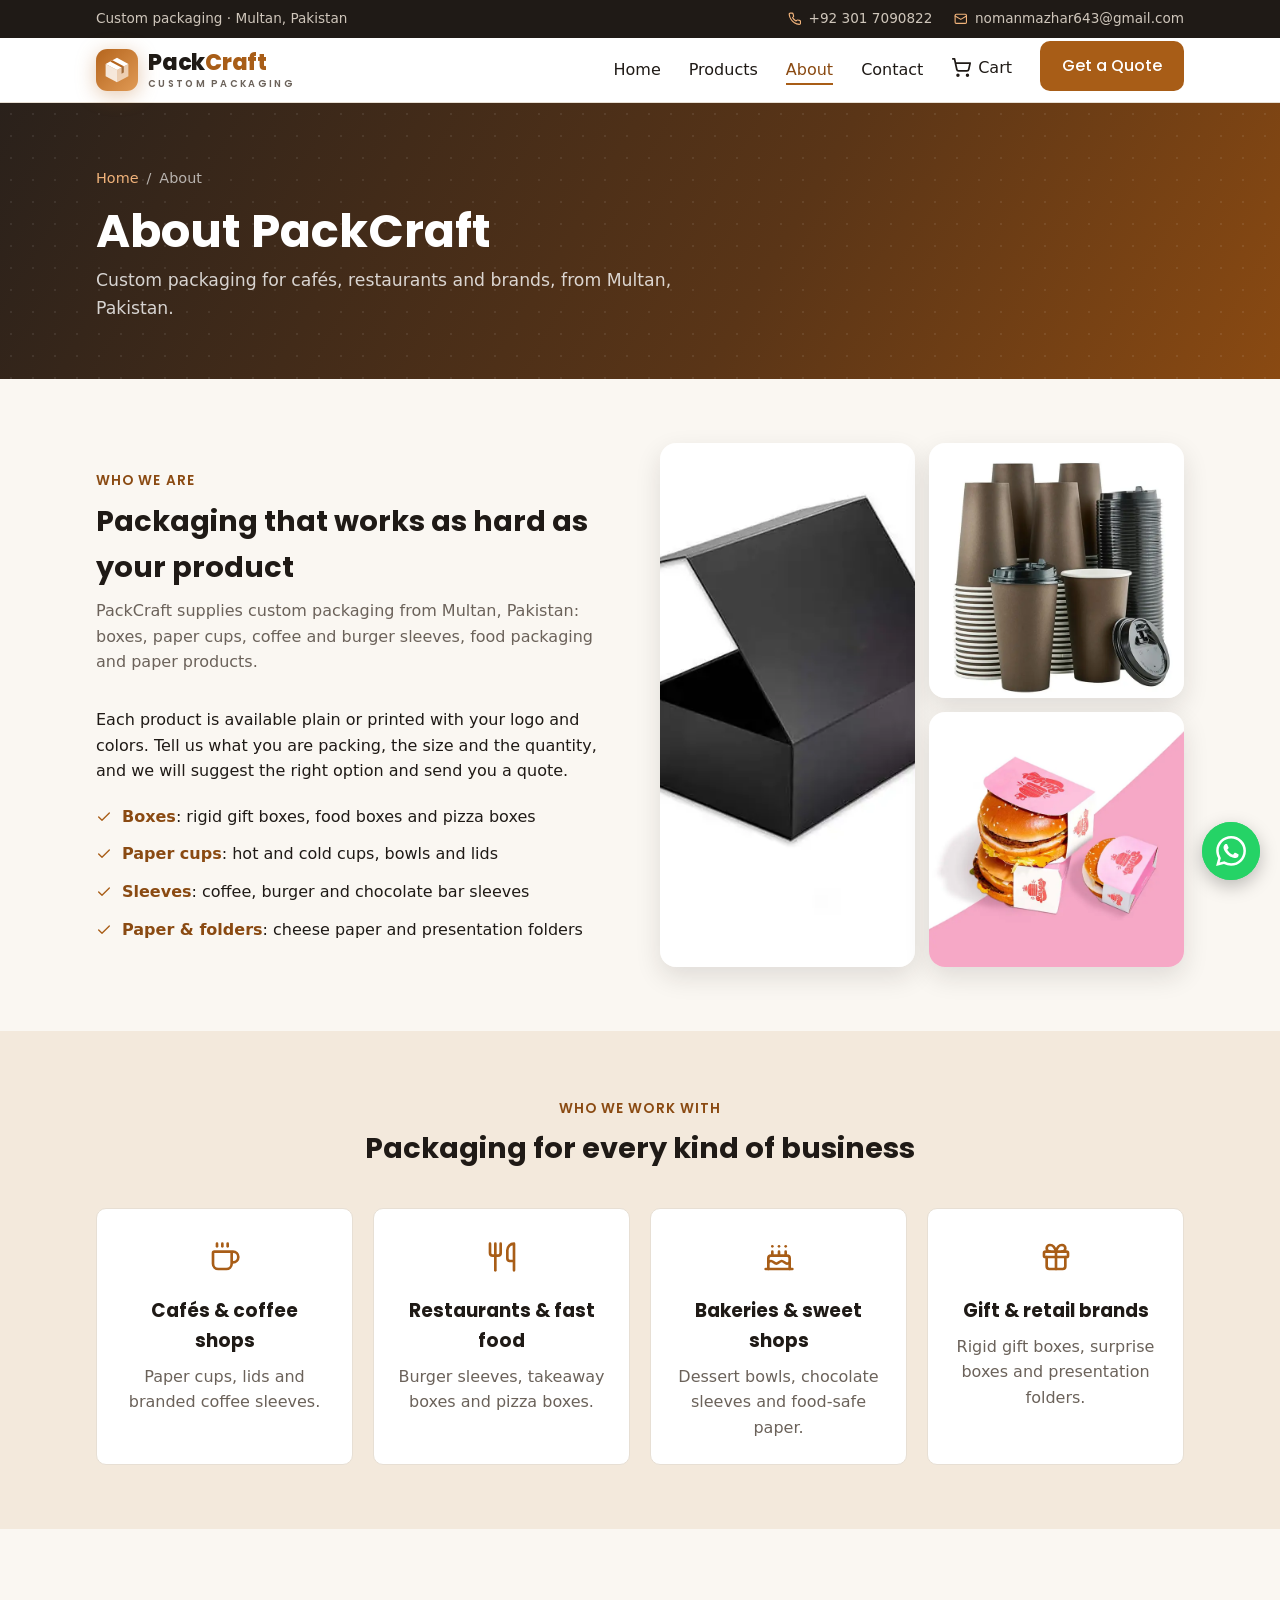
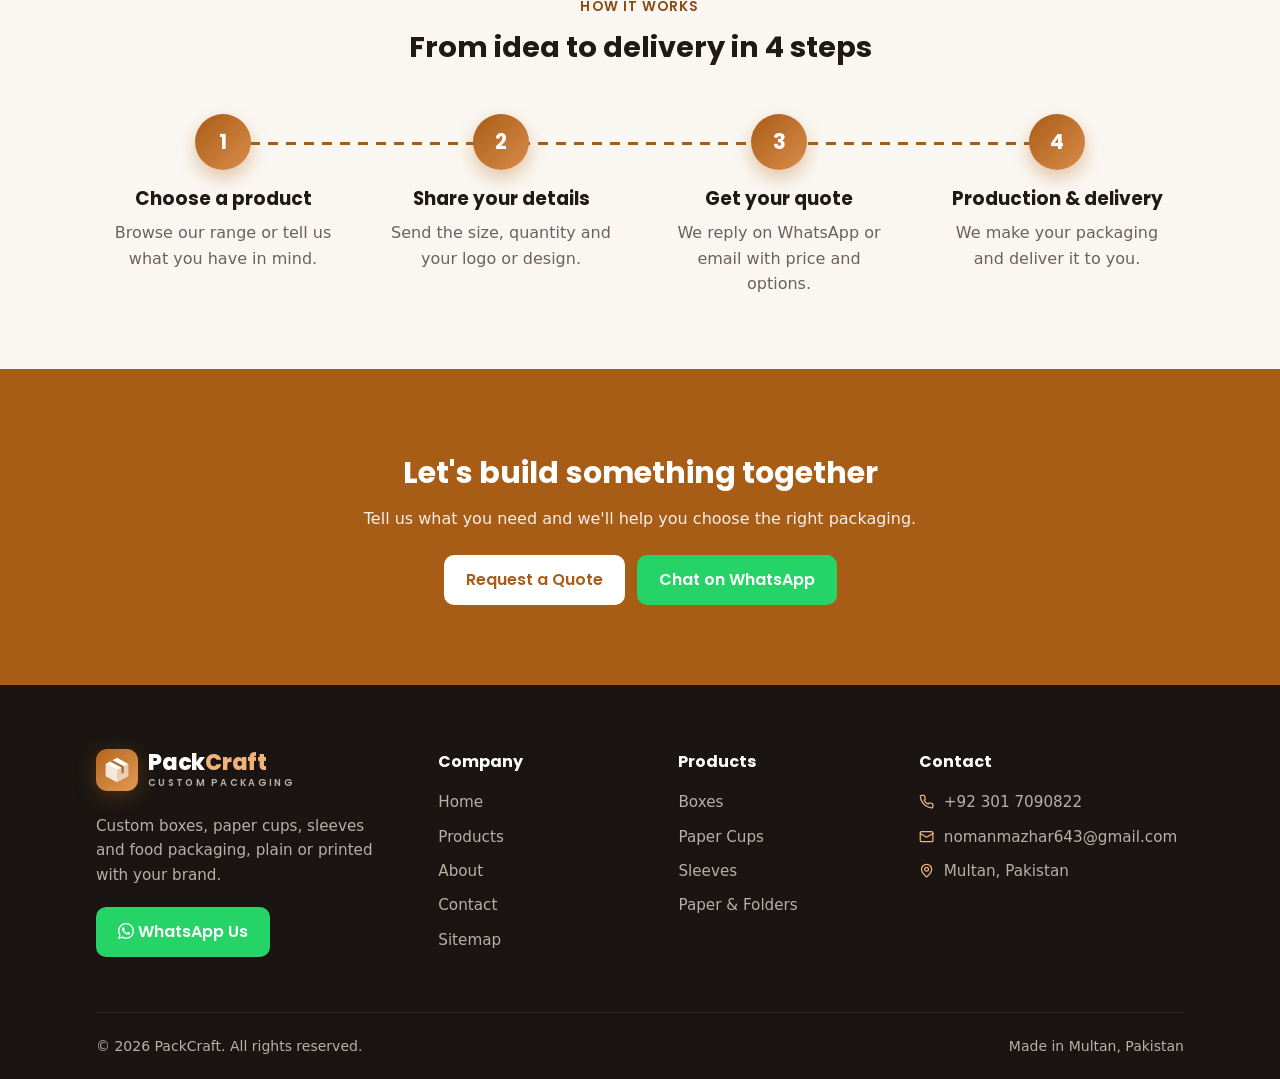
<file: about.html>
<!DOCTYPE html>
<html lang="en">
<head>
  <meta charset="UTF-8">
  <meta name="viewport" content="width=device-width, initial-scale=1.0">
  <title>About PackCraft | Packaging Supplier in Multan, Pakistan</title>
  <meta name="description" content="PackCraft supplies custom boxes, paper cups, sleeves and food packaging from Multan, Pakistan, for cafés, restaurants, bakeries and brands.">
  <meta name="theme-color" content="#b5651d">
  <link rel="canonical" href="https://packaging-website-lilac.vercel.app/about.html">
  <link rel="icon" href="favicon.svg" type="image/svg+xml">
  <meta property="og:type" content="website">
  <meta property="og:site_name" content="PackCraft">
  <meta property="og:title" content="About PackCraft | Packaging Supplier in Multan, Pakistan">
  <meta property="og:description" content="PackCraft supplies custom boxes, paper cups, sleeves and food packaging from Multan, Pakistan, for cafés, restaurants, bakeries and brands.">
  <meta property="og:url" content="https://packaging-website-lilac.vercel.app/about.html">
  <meta property="og:image" content="https://packaging-website-lilac.vercel.app/images/black%20rigid%20box/1.jpg">
  <meta name="twitter:card" content="summary_large_image">
  <link rel="preload" href="fonts/poppins-700-latin.woff2" as="font" type="font/woff2" crossorigin>
  <link rel="stylesheet" href="css/style.css">
  <script type="application/ld+json">
{
    "@context":  "https://schema.org",
    "@type":  "BreadcrumbList",
    "itemListElement":  [
                            {
                                "@type":  "ListItem",
                                "position":  1,
                                "name":  "Home",
                                "item":  "https://packaging-website-lilac.vercel.app/"
                            },
                            {
                                "@type":  "ListItem",
                                "position":  2,
                                "name":  "About",
                                "item":  "https://packaging-website-lilac.vercel.app/about.html"
                            }
                        ]
}
  </script>
</head>
<body>
  <svg class="sprite" aria-hidden="true" focusable="false">
    <symbol id="i-phone" viewBox="0 0 24 24"><path d="M22 16.92v3a2 2 0 0 1-2.18 2 19.79 19.79 0 0 1-8.63-3.07 19.5 19.5 0 0 1-6-6 19.79 19.79 0 0 1-3.07-8.67A2 2 0 0 1 4.11 2h3a2 2 0 0 1 2 1.72 12.84 12.84 0 0 0 .7 2.81 2 2 0 0 1-.45 2.11L8.09 9.91a16 16 0 0 0 6 6l1.27-1.27a2 2 0 0 1 2.11-.45 12.84 12.84 0 0 0 2.81.7A2 2 0 0 1 22 16.92z"/></symbol>
    <symbol id="i-mail" viewBox="0 0 24 24"><rect x="2" y="4" width="20" height="16" rx="2"/><path d="m22 7-10 6L2 7"/></symbol>
    <symbol id="i-pin" viewBox="0 0 24 24"><path d="M20 10c0 6-8 12-8 12s-8-6-8-12a8 8 0 0 1 16 0Z"/><circle cx="12" cy="10" r="3"/></symbol>
    <symbol id="i-whatsapp" viewBox="0 0 24 24"><path fill="currentColor" stroke="none" d="M17.472 14.382c-.297-.149-1.758-.867-2.03-.967-.273-.099-.471-.148-.67.15-.197.297-.767.966-.94 1.164-.173.199-.347.223-.644.075-.297-.15-1.255-.463-2.39-1.475-.883-.788-1.48-1.761-1.653-2.059-.173-.297-.018-.458.13-.606.134-.133.298-.347.446-.52.149-.174.198-.298.298-.497.099-.198.05-.371-.025-.52-.075-.149-.669-1.612-.916-2.207-.242-.579-.487-.5-.669-.51-.173-.008-.371-.01-.57-.01-.198 0-.52.074-.792.372-.272.297-1.04 1.016-1.04 2.479 0 1.462 1.065 2.875 1.213 3.074.149.198 2.096 3.2 5.077 4.487.709.306 1.262.489 1.694.625.712.227 1.36.195 1.871.118.571-.085 1.758-.719 2.006-1.413.248-.694.248-1.289.173-1.413-.074-.124-.272-.198-.57-.347m-5.421 7.403h-.004a9.87 9.87 0 01-5.031-1.378l-.361-.214-3.741.982.998-3.648-.235-.374a9.86 9.86 0 01-1.51-5.26c.001-5.45 4.436-9.884 9.888-9.884 2.64 0 5.122 1.03 6.988 2.898a9.825 9.825 0 012.893 6.994c-.003 5.45-4.437 9.884-9.885 9.884m8.413-18.297A11.815 11.815 0 0012.05 0C5.495 0 .16 5.335.157 11.892c0 2.096.547 4.142 1.588 5.945L.057 24l6.305-1.654a11.882 11.882 0 005.683 1.448h.005c6.554 0 11.89-5.335 11.893-11.893a11.821 11.821 0 00-3.48-8.413z"/></symbol>
    <symbol id="i-box" viewBox="0 0 24 24"><path d="m7.5 4.27 9 5.15"/><path d="M21 8a2 2 0 0 0-1-1.73l-7-4a2 2 0 0 0-2 0l-7 4A2 2 0 0 0 3 8v8a2 2 0 0 0 1 1.73l7 4a2 2 0 0 0 2 0l7-4A2 2 0 0 0 21 16Z"/><path d="m3.3 7 8.7 5 8.7-5"/><path d="M12 22V12"/></symbol>
    <symbol id="i-palette" viewBox="0 0 24 24"><circle cx="13.5" cy="6.5" r="1.5"/><circle cx="17.5" cy="10.5" r="1.5"/><circle cx="8.5" cy="7.5" r="1.5"/><circle cx="6.5" cy="12.5" r="1.5"/><path d="M12 2C6.5 2 2 6.5 2 12s4.5 10 10 10c.926 0 1.648-.746 1.648-1.688 0-.437-.18-.835-.437-1.125-.29-.289-.438-.652-.438-1.125a1.64 1.64 0 0 1 1.668-1.668h1.996c3.051 0 5.555-2.503 5.555-5.554C21.965 6.012 17.461 2 12 2z"/></symbol>
    <symbol id="i-ruler" viewBox="0 0 24 24"><path d="M21.3 15.3a2.4 2.4 0 0 1 0 3.4l-2.6 2.6a2.4 2.4 0 0 1-3.4 0L2.7 8.7a2.41 2.41 0 0 1 0-3.4l2.6-2.6a2.41 2.41 0 0 1 3.4 0Z"/><path d="m14.5 12.5 2-2"/><path d="m11.5 9.5 2-2"/><path d="m8.5 6.5 2-2"/><path d="m17.5 15.5 2-2"/></symbol>
    <symbol id="i-leaf" viewBox="0 0 24 24"><path d="M11 20A7 7 0 0 1 9.8 6.1C15.5 5 17 4.48 19 2c1 2 2 4.18 2 8 0 5.5-4.78 10-10 10Z"/><path d="M2 21c0-3 1.85-5.36 5.08-6C9.5 14.52 12 13 13 12"/></symbol>
    <symbol id="i-chat" viewBox="0 0 24 24"><path d="M7.9 20A9 9 0 1 0 4 16.1L2 22Z"/></symbol>
    <symbol id="i-check" viewBox="0 0 24 24"><path d="M20 6 9 17l-5-5"/></symbol>
    <symbol id="i-cart" viewBox="0 0 24 24"><circle cx="8" cy="21" r="1"/><circle cx="19" cy="21" r="1"/><path d="M2.05 2.05h2l2.66 12.42a2 2 0 0 0 2 1.58h9.78a2 2 0 0 0 1.95-1.57l1.65-7.43H5.12"/></symbol>
    <symbol id="i-trash" viewBox="0 0 24 24"><path d="M3 6h18"/><path d="M19 6v14c0 1-1 2-2 2H7c-1 0-2-1-2-2V6"/><path d="M8 6V4c0-1 1-2 2-2h4c1 0 2 1 2 2v2"/></symbol>
    <symbol id="i-cash" viewBox="0 0 24 24"><rect width="20" height="12" x="2" y="6" rx="2"/><circle cx="12" cy="12" r="2"/><path d="M6 12h.01M18 12h.01"/></symbol>
    <defs><linearGradient id="pc-logo-gradient" x1="0" y1="0" x2="1" y2="1"><stop offset="0" stop-color="#b5651d"/><stop offset="1" stop-color="#e09a55"/></linearGradient></defs>
    <symbol id="logo-mark" viewBox="0 0 48 48"><rect width="48" height="48" rx="13" fill="url(#pc-logo-gradient)"/><polygon points="24,10 37,17 24,24 11,17" fill="#fff"/><polygon points="11,17 24,24 24,38 11,31" fill="#fff" fill-opacity=".82"/><polygon points="24,24 37,17 37,31 24,38" fill="#fff" fill-opacity=".6"/><polygon points="16.2,14.2 18.8,12.8 31.8,19.8 29.2,21.2" fill="#b5651d"/><polygon points="29.2,21.2 31.8,19.8 31.8,26.8 29.2,28.2" fill="#8a4a12" fill-opacity=".75"/></symbol>
    <symbol id="i-search" viewBox="0 0 24 24"><circle cx="11" cy="11" r="8"/><path d="m21 21-4.3-4.3"/></symbol>
    <symbol id="i-coffee" viewBox="0 0 24 24"><path d="M10 2v2"/><path d="M14 2v2"/><path d="M16 8a1 1 0 0 1 1 1v8a4 4 0 0 1-4 4H7a4 4 0 0 1-4-4V9a1 1 0 0 1 1-1h14a4 4 0 1 1 0 8h-1"/><path d="M6 2v2"/></symbol>
    <symbol id="i-utensils" viewBox="0 0 24 24"><path d="M3 2v7c0 1.1.9 2 2 2h4a2 2 0 0 0 2-2V2"/><path d="M7 2v20"/><path d="M21 15V2a5 5 0 0 0-5 5v6c0 1.1.9 2 2 2h3Zm0 0v7"/></symbol>
    <symbol id="i-cake" viewBox="0 0 24 24"><path d="M20 21v-8a2 2 0 0 0-2-2H6a2 2 0 0 0-2 2v8"/><path d="M4 16s.5-1 2-1 2.5 2 4 2 2.5-2 4-2 2.5 2 4 2 2-1 2-1"/><path d="M2 21h20"/><path d="M7 8v3"/><path d="M12 8v3"/><path d="M17 8v3"/><path d="M7 4h.01"/><path d="M12 4h.01"/><path d="M17 4h.01"/></symbol>
    <symbol id="i-gift" viewBox="0 0 24 24"><rect x="3" y="8" width="18" height="4" rx="1"/><path d="M12 8v13"/><path d="M19 12v7a2 2 0 0 1-2 2H7a2 2 0 0 1-2-2v-7"/><path d="M7.5 8a2.5 2.5 0 0 1 0-5A4.8 8 0 0 1 12 8a4.8 8 0 0 1 4.5-5 2.5 2.5 0 0 1 0 5"/></symbol>
  </svg>
  <div class="topbar">
    <div class="container">
      <span class="topbar-tagline">Custom packaging &middot; Multan, Pakistan</span>
      <div class="topbar-links">
        <a href="tel:+923017090822"><svg class="i"><use href="#i-phone"/></svg>+92 301 7090822</a>
        <a href="mailto:nomanmazhar643@gmail.com"><svg class="i"><use href="#i-mail"/></svg>nomanmazhar643@gmail.com</a>
      </div>
    </div>
  </div>

  <header class="site-header">
    <div class="container">
      <a href="index.html" class="logo"><svg class="logo-mark" viewBox="0 0 48 48" aria-hidden="true"><use href="#logo-mark"/></svg><span class="logo-text"><b>Pack<span>Craft</span></b><small>Custom Packaging</small></span></a>
      <button class="nav-toggle" aria-label="Toggle menu">&#9776;</button>
      <ul class="nav">
        <li><a href="index.html">Home</a></li>
        <li><a href="products.html">Products</a></li>
        <li><a href="about.html">About</a></li>
        <li><a href="contact.html">Contact</a></li>
        <li class="nav-cart"><a href="cart.html" aria-label="Cart"><svg class="i"><use href="#i-cart"/></svg>Cart <span class="cart-count" hidden>0</span></a></li>
        <li class="nav-cta"><a href="contact.html" class="btn btn-sm">Get a Quote</a></li>
      </ul>
    </div>
  </header>

  <main>
    <section class="page-hero">
      <div class="container">
        <nav class="breadcrumb" aria-label="Breadcrumb"><a href="index.html">Home</a><span>/</span><span>About</span></nav>
        <h1>About PackCraft</h1>
        <p>Custom packaging for cafés, restaurants and brands, from Multan, Pakistan.</p>
      </div>
    </section>

    <section>
      <div class="container split">
        <div class="reveal">
          <span class="eyebrow">Who we are</span>
          <h2 class="section-title">Packaging that works as hard as your product</h2>
          <p class="section-sub">PackCraft supplies custom packaging from Multan, Pakistan: boxes, paper cups, coffee and burger sleeves, food packaging and paper products.</p>
          <p>Each product is available plain or printed with your logo and colors. Tell us what you are packing, the size and the quantity, and we will suggest the right option and send you a quote.</p>
          <ul class="offer-list">
            <li><svg class="i"><use href="#i-check"/></svg><span><a href="products.html?cat=boxes">Boxes</a>: rigid gift boxes, food boxes and pizza boxes</span></li>
            <li><svg class="i"><use href="#i-check"/></svg><span><a href="products.html?cat=cups">Paper cups</a>: hot and cold cups, bowls and lids</span></li>
            <li><svg class="i"><use href="#i-check"/></svg><span><a href="products.html?cat=sleeves">Sleeves</a>: coffee, burger and chocolate bar sleeves</span></li>
            <li><svg class="i"><use href="#i-check"/></svg><span><a href="products.html?cat=paper">Paper &amp; folders</a>: cheese paper and presentation folders</span></li>
          </ul>
        </div>
        <div class="about-photos reveal">
          <img src="images/opt/black%20rigid%20box/1.webp" width="640" height="640" alt="Black rigid gift box" loading="lazy">
          <img src="images/opt/Brown%20paper%20cups/1.webp" width="640" height="640" alt="Brown paper cups with lids" loading="lazy">
          <img src="images/opt/Cardboard%20Burger%20Sleeves/1.webp" width="640" height="640" alt="Printed burger sleeves" loading="lazy">
        </div>
      </div>
    </section>

    <section class="features">
      <div class="container">
        <div class="section-head reveal">
          <span class="eyebrow">Who we work with</span>
          <h2 class="section-title">Packaging for every kind of business</h2>
        </div>
        <div class="audience">
          <div class="card reveal"><div class="icon"><svg class="i"><use href="#i-coffee"/></svg></div><h3>Cafés &amp; coffee shops</h3><p>Paper cups, lids and branded coffee sleeves.</p></div>
          <div class="card reveal"><div class="icon"><svg class="i"><use href="#i-utensils"/></svg></div><h3>Restaurants &amp; fast food</h3><p>Burger sleeves, takeaway boxes and pizza boxes.</p></div>
          <div class="card reveal"><div class="icon"><svg class="i"><use href="#i-cake"/></svg></div><h3>Bakeries &amp; sweet shops</h3><p>Dessert bowls, chocolate sleeves and food-safe paper.</p></div>
          <div class="card reveal"><div class="icon"><svg class="i"><use href="#i-gift"/></svg></div><h3>Gift &amp; retail brands</h3><p>Rigid gift boxes, surprise boxes and presentation folders.</p></div>
        </div>
      </div>
    </section>

    <section class="how">
      <div class="container">
        <div class="section-head reveal">
          <span class="eyebrow">How it works</span>
          <h2 class="section-title">From idea to delivery in 4 steps</h2>
        </div>
        <ol class="steps reveal-line">
          <li class="reveal"><span class="num">1</span><h3>Choose a product</h3><p>Browse our range or tell us what you have in mind.</p></li>
          <li class="reveal"><span class="num">2</span><h3>Share your details</h3><p>Send the size, quantity and your logo or design.</p></li>
          <li class="reveal"><span class="num">3</span><h3>Get your quote</h3><p>We reply on WhatsApp or email with price and options.</p></li>
          <li class="reveal"><span class="num">4</span><h3>Production &amp; delivery</h3><p>We make your packaging and deliver it to you.</p></li>
        </ol>
      </div>
    </section>

    <section class="cta cta-rich">
      <div class="container reveal">
        <h2>Let's build something together</h2>
        <p>Tell us what you need and we'll help you choose the right packaging.</p>
        <div class="cta-actions">
          <a href="contact.html" class="btn">Request a Quote</a>
          <a href="https://wa.me/923017090822" target="_blank" rel="noopener noreferrer" class="btn btn-whatsapp">Chat on WhatsApp</a>
        </div>
      </div>
    </section>
  </main>


  <footer class="site-footer">
    <div class="container">
      <div class="footer-grid">
        <div class="footer-brand">
          <a href="index.html" class="logo logo-light"><svg class="logo-mark" viewBox="0 0 48 48" aria-hidden="true"><use href="#logo-mark"/></svg><span class="logo-text"><b>Pack<span>Craft</span></b><small>Custom Packaging</small></span></a>
          <p>Custom boxes, paper cups, sleeves and food packaging, plain or printed with your brand.</p>
          <a href="https://wa.me/923017090822" target="_blank" rel="noopener noreferrer" class="btn btn-whatsapp btn-sm"><svg class="i"><use href="#i-whatsapp"/></svg> WhatsApp Us</a>
        </div>
        <div>
          <h3>Company</h3>
          <ul><li><a href="index.html">Home</a></li><li><a href="products.html">Products</a></li><li><a href="about.html">About</a></li><li><a href="contact.html">Contact</a></li><li><a href="sitemap.html">Sitemap</a></li></ul>
        </div>
        <div>
          <h3>Products</h3>
          <ul><li><a href="products.html?cat=boxes">Boxes</a></li><li><a href="products.html?cat=cups">Paper Cups</a></li><li><a href="products.html?cat=sleeves">Sleeves</a></li><li><a href="products.html?cat=paper">Paper &amp; Folders</a></li></ul>
        </div>
        <div>
          <h3>Contact</h3>
          <ul class="footer-contact">
            <li><svg class="i"><use href="#i-phone"/></svg><a href="tel:+923017090822">+92 301 7090822</a></li>
            <li><svg class="i"><use href="#i-mail"/></svg><a href="mailto:nomanmazhar643@gmail.com">nomanmazhar643@gmail.com</a></li>
            <li><svg class="i"><use href="#i-pin"/></svg><span>Multan, Pakistan</span></li>
          </ul>
        </div>
      </div>
      <div class="footer-bottom">
        <p>&copy; <span id="year"></span> PackCraft. All rights reserved.</p>
        <p>Made in Multan, Pakistan</p>
      </div>
    </div>
  </footer>
  <a class="whatsapp-float" href="https://wa.me/923017090822" target="_blank" rel="noopener noreferrer" aria-label="Chat with us on WhatsApp">
    <svg class="i" width="30" height="30" aria-hidden="true"><use href="#i-whatsapp"/></svg>
  </a>
  <script src="js/main.js"></script>
</body>
</html>
</file>
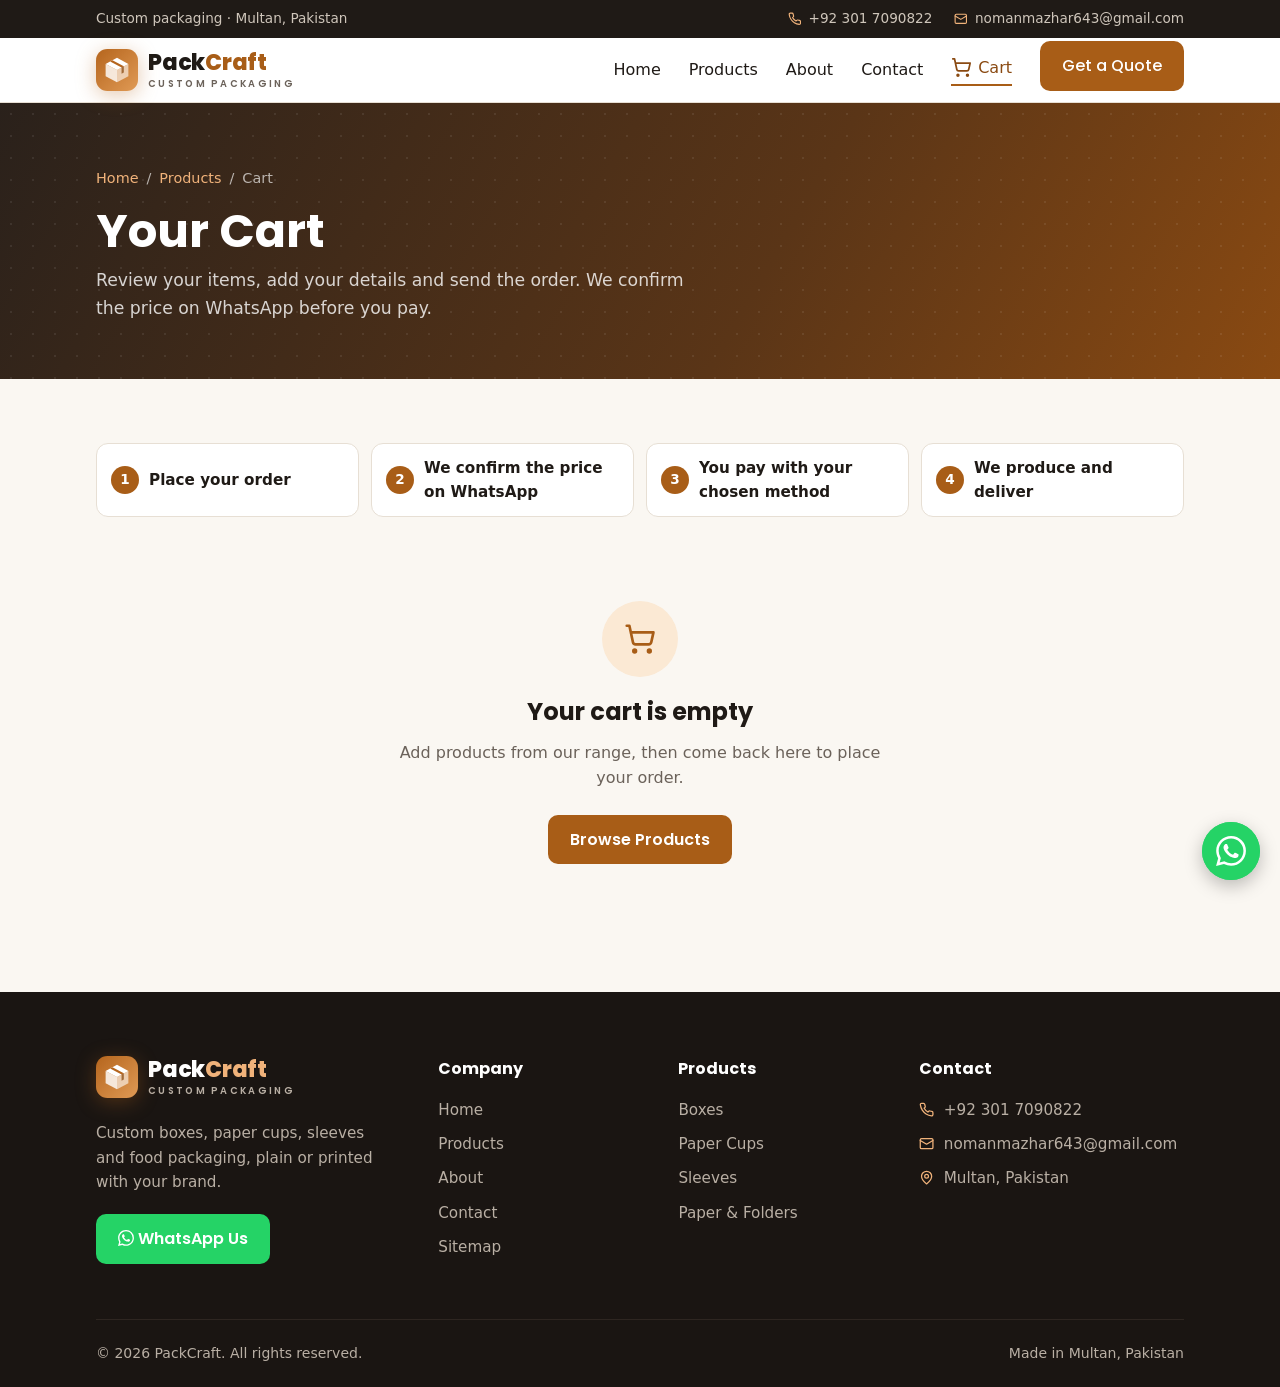
<file: cart.html>
<!DOCTYPE html>
<html lang="en">
<head>
  <meta charset="UTF-8">
  <meta name="viewport" content="width=device-width, initial-scale=1.0">
  <title>Your Cart | PackCraft, Multan, Pakistan</title>
  <meta name="description" content="Your PackCraft cart. Place your packaging order with PackCraft, Multan, Pakistan, on WhatsApp.">
  <meta name="robots" content="noindex">
  <meta name="theme-color" content="#b5651d">
  <link rel="canonical" href="https://packaging-website-lilac.vercel.app/cart.html">
  <link rel="icon" href="favicon.svg" type="image/svg+xml">
  <meta property="og:type" content="website">
  <meta property="og:site_name" content="PackCraft">
  <meta property="og:title" content="Your Cart | PackCraft, Multan, Pakistan">
  <meta property="og:description" content="Your PackCraft cart. Place your packaging order with PackCraft, Multan, Pakistan, on WhatsApp.">
  <meta property="og:url" content="https://packaging-website-lilac.vercel.app/cart.html">
  <meta property="og:image" content="https://packaging-website-lilac.vercel.app/images/black%20rigid%20box/1.jpg">
  <meta name="twitter:card" content="summary_large_image">
  <link rel="preload" href="fonts/poppins-700-latin.woff2" as="font" type="font/woff2" crossorigin>
  <link rel="stylesheet" href="css/style.css">
</head>
<body>
  <svg class="sprite" aria-hidden="true" focusable="false">
    <symbol id="i-phone" viewBox="0 0 24 24"><path d="M22 16.92v3a2 2 0 0 1-2.18 2 19.79 19.79 0 0 1-8.63-3.07 19.5 19.5 0 0 1-6-6 19.79 19.79 0 0 1-3.07-8.67A2 2 0 0 1 4.11 2h3a2 2 0 0 1 2 1.72 12.84 12.84 0 0 0 .7 2.81 2 2 0 0 1-.45 2.11L8.09 9.91a16 16 0 0 0 6 6l1.27-1.27a2 2 0 0 1 2.11-.45 12.84 12.84 0 0 0 2.81.7A2 2 0 0 1 22 16.92z"/></symbol>
    <symbol id="i-mail" viewBox="0 0 24 24"><rect x="2" y="4" width="20" height="16" rx="2"/><path d="m22 7-10 6L2 7"/></symbol>
    <symbol id="i-pin" viewBox="0 0 24 24"><path d="M20 10c0 6-8 12-8 12s-8-6-8-12a8 8 0 0 1 16 0Z"/><circle cx="12" cy="10" r="3"/></symbol>
    <symbol id="i-whatsapp" viewBox="0 0 24 24"><path fill="currentColor" stroke="none" d="M17.472 14.382c-.297-.149-1.758-.867-2.03-.967-.273-.099-.471-.148-.67.15-.197.297-.767.966-.94 1.164-.173.199-.347.223-.644.075-.297-.15-1.255-.463-2.39-1.475-.883-.788-1.48-1.761-1.653-2.059-.173-.297-.018-.458.13-.606.134-.133.298-.347.446-.52.149-.174.198-.298.298-.497.099-.198.05-.371-.025-.52-.075-.149-.669-1.612-.916-2.207-.242-.579-.487-.5-.669-.51-.173-.008-.371-.01-.57-.01-.198 0-.52.074-.792.372-.272.297-1.04 1.016-1.04 2.479 0 1.462 1.065 2.875 1.213 3.074.149.198 2.096 3.2 5.077 4.487.709.306 1.262.489 1.694.625.712.227 1.36.195 1.871.118.571-.085 1.758-.719 2.006-1.413.248-.694.248-1.289.173-1.413-.074-.124-.272-.198-.57-.347m-5.421 7.403h-.004a9.87 9.87 0 01-5.031-1.378l-.361-.214-3.741.982.998-3.648-.235-.374a9.86 9.86 0 01-1.51-5.26c.001-5.45 4.436-9.884 9.888-9.884 2.64 0 5.122 1.03 6.988 2.898a9.825 9.825 0 012.893 6.994c-.003 5.45-4.437 9.884-9.885 9.884m8.413-18.297A11.815 11.815 0 0012.05 0C5.495 0 .16 5.335.157 11.892c0 2.096.547 4.142 1.588 5.945L.057 24l6.305-1.654a11.882 11.882 0 005.683 1.448h.005c6.554 0 11.89-5.335 11.893-11.893a11.821 11.821 0 00-3.48-8.413z"/></symbol>
    <symbol id="i-box" viewBox="0 0 24 24"><path d="m7.5 4.27 9 5.15"/><path d="M21 8a2 2 0 0 0-1-1.73l-7-4a2 2 0 0 0-2 0l-7 4A2 2 0 0 0 3 8v8a2 2 0 0 0 1 1.73l7 4a2 2 0 0 0 2 0l7-4A2 2 0 0 0 21 16Z"/><path d="m3.3 7 8.7 5 8.7-5"/><path d="M12 22V12"/></symbol>
    <symbol id="i-palette" viewBox="0 0 24 24"><circle cx="13.5" cy="6.5" r="1.5"/><circle cx="17.5" cy="10.5" r="1.5"/><circle cx="8.5" cy="7.5" r="1.5"/><circle cx="6.5" cy="12.5" r="1.5"/><path d="M12 2C6.5 2 2 6.5 2 12s4.5 10 10 10c.926 0 1.648-.746 1.648-1.688 0-.437-.18-.835-.437-1.125-.29-.289-.438-.652-.438-1.125a1.64 1.64 0 0 1 1.668-1.668h1.996c3.051 0 5.555-2.503 5.555-5.554C21.965 6.012 17.461 2 12 2z"/></symbol>
    <symbol id="i-ruler" viewBox="0 0 24 24"><path d="M21.3 15.3a2.4 2.4 0 0 1 0 3.4l-2.6 2.6a2.4 2.4 0 0 1-3.4 0L2.7 8.7a2.41 2.41 0 0 1 0-3.4l2.6-2.6a2.41 2.41 0 0 1 3.4 0Z"/><path d="m14.5 12.5 2-2"/><path d="m11.5 9.5 2-2"/><path d="m8.5 6.5 2-2"/><path d="m17.5 15.5 2-2"/></symbol>
    <symbol id="i-leaf" viewBox="0 0 24 24"><path d="M11 20A7 7 0 0 1 9.8 6.1C15.5 5 17 4.48 19 2c1 2 2 4.18 2 8 0 5.5-4.78 10-10 10Z"/><path d="M2 21c0-3 1.85-5.36 5.08-6C9.5 14.52 12 13 13 12"/></symbol>
    <symbol id="i-chat" viewBox="0 0 24 24"><path d="M7.9 20A9 9 0 1 0 4 16.1L2 22Z"/></symbol>
    <symbol id="i-check" viewBox="0 0 24 24"><path d="M20 6 9 17l-5-5"/></symbol>
    <symbol id="i-cart" viewBox="0 0 24 24"><circle cx="8" cy="21" r="1"/><circle cx="19" cy="21" r="1"/><path d="M2.05 2.05h2l2.66 12.42a2 2 0 0 0 2 1.58h9.78a2 2 0 0 0 1.95-1.57l1.65-7.43H5.12"/></symbol>
    <symbol id="i-trash" viewBox="0 0 24 24"><path d="M3 6h18"/><path d="M19 6v14c0 1-1 2-2 2H7c-1 0-2-1-2-2V6"/><path d="M8 6V4c0-1 1-2 2-2h4c1 0 2 1 2 2v2"/></symbol>
    <symbol id="i-cash" viewBox="0 0 24 24"><rect width="20" height="12" x="2" y="6" rx="2"/><circle cx="12" cy="12" r="2"/><path d="M6 12h.01M18 12h.01"/></symbol>
    <defs><linearGradient id="pc-logo-gradient" x1="0" y1="0" x2="1" y2="1"><stop offset="0" stop-color="#b5651d"/><stop offset="1" stop-color="#e09a55"/></linearGradient></defs>
    <symbol id="logo-mark" viewBox="0 0 48 48"><rect width="48" height="48" rx="13" fill="url(#pc-logo-gradient)"/><polygon points="24,10 37,17 24,24 11,17" fill="#fff"/><polygon points="11,17 24,24 24,38 11,31" fill="#fff" fill-opacity=".82"/><polygon points="24,24 37,17 37,31 24,38" fill="#fff" fill-opacity=".6"/><polygon points="16.2,14.2 18.8,12.8 31.8,19.8 29.2,21.2" fill="#b5651d"/><polygon points="29.2,21.2 31.8,19.8 31.8,26.8 29.2,28.2" fill="#8a4a12" fill-opacity=".75"/></symbol>
    <symbol id="i-search" viewBox="0 0 24 24"><circle cx="11" cy="11" r="8"/><path d="m21 21-4.3-4.3"/></symbol>
    <symbol id="i-coffee" viewBox="0 0 24 24"><path d="M10 2v2"/><path d="M14 2v2"/><path d="M16 8a1 1 0 0 1 1 1v8a4 4 0 0 1-4 4H7a4 4 0 0 1-4-4V9a1 1 0 0 1 1-1h14a4 4 0 1 1 0 8h-1"/><path d="M6 2v2"/></symbol>
    <symbol id="i-utensils" viewBox="0 0 24 24"><path d="M3 2v7c0 1.1.9 2 2 2h4a2 2 0 0 0 2-2V2"/><path d="M7 2v20"/><path d="M21 15V2a5 5 0 0 0-5 5v6c0 1.1.9 2 2 2h3Zm0 0v7"/></symbol>
    <symbol id="i-cake" viewBox="0 0 24 24"><path d="M20 21v-8a2 2 0 0 0-2-2H6a2 2 0 0 0-2 2v8"/><path d="M4 16s.5-1 2-1 2.5 2 4 2 2.5-2 4-2 2.5 2 4 2 2-1 2-1"/><path d="M2 21h20"/><path d="M7 8v3"/><path d="M12 8v3"/><path d="M17 8v3"/><path d="M7 4h.01"/><path d="M12 4h.01"/><path d="M17 4h.01"/></symbol>
    <symbol id="i-gift" viewBox="0 0 24 24"><rect x="3" y="8" width="18" height="4" rx="1"/><path d="M12 8v13"/><path d="M19 12v7a2 2 0 0 1-2 2H7a2 2 0 0 1-2-2v-7"/><path d="M7.5 8a2.5 2.5 0 0 1 0-5A4.8 8 0 0 1 12 8a4.8 8 0 0 1 4.5-5 2.5 2.5 0 0 1 0 5"/></symbol>
  </svg>
  <div class="topbar">
    <div class="container">
      <span class="topbar-tagline">Custom packaging &middot; Multan, Pakistan</span>
      <div class="topbar-links">
        <a href="tel:+923017090822"><svg class="i"><use href="#i-phone"/></svg>+92 301 7090822</a>
        <a href="mailto:nomanmazhar643@gmail.com"><svg class="i"><use href="#i-mail"/></svg>nomanmazhar643@gmail.com</a>
      </div>
    </div>
  </div>

  <header class="site-header">
    <div class="container">
      <a href="index.html" class="logo"><svg class="logo-mark" viewBox="0 0 48 48" aria-hidden="true"><use href="#logo-mark"/></svg><span class="logo-text"><b>Pack<span>Craft</span></b><small>Custom Packaging</small></span></a>
      <button class="nav-toggle" aria-label="Toggle menu">&#9776;</button>
      <ul class="nav">
        <li><a href="index.html">Home</a></li>
        <li><a href="products.html">Products</a></li>
        <li><a href="about.html">About</a></li>
        <li><a href="contact.html">Contact</a></li>
        <li class="nav-cart"><a href="cart.html" aria-label="Cart"><svg class="i"><use href="#i-cart"/></svg>Cart <span class="cart-count" hidden>0</span></a></li>
        <li class="nav-cta"><a href="contact.html" class="btn btn-sm">Get a Quote</a></li>
      </ul>
    </div>
  </header>

  <main>
    <section class="page-hero">
      <div class="container">
        <nav class="breadcrumb" aria-label="Breadcrumb"><a href="index.html">Home</a><span>/</span><a href="products.html">Products</a><span>/</span><span>Cart</span></nav>
        <h1>Your Cart</h1>
        <p>Review your items, add your details and send the order. We confirm the price on WhatsApp before you pay.</p>
      </div>
    </section>

    <section>
      <div class="container">
        <ol class="order-steps">
          <li><span>1</span>Place your order</li>
          <li><span>2</span>We confirm the price on WhatsApp</li>
          <li><span>3</span>You pay with your chosen method</li>
          <li><span>4</span>We produce and deliver</li>
        </ol>

        <div class="cart-empty" id="cart-empty" hidden>
          <div class="cart-empty-icon"><svg class="i"><use href="#i-cart"/></svg></div>
          <h2>Your cart is empty</h2>
          <p>Add products from our range, then come back here to place your order.</p>
          <a href="products.html" class="btn">Browse Products</a>
        </div>

        <div class="cart-layout" id="cart-layout">
          <div class="cart-items card">
            <div class="cart-items-head">
              <h2>Items</h2>
              <a href="products.html" class="quote-link">+ Add more products</a>
            </div>
            <ul id="cart-list" class="cart-list"></ul>
          </div>

          <form class="card form-card checkout" id="checkout-form" novalidate>
            <h2>Your details</h2>
            <p>We use these to confirm your order and arrange delivery.</p>
            <label for="co-name">Full name *</label>
            <input id="co-name" name="name" autocomplete="name" required>
            <div class="row">
              <div><label for="co-phone">Phone / WhatsApp *</label><input id="co-phone" name="phone" type="tel" autocomplete="tel" required placeholder="03xx xxxxxxx"></div>
              <div><label for="co-city">City *</label><input id="co-city" name="city" autocomplete="address-level2" required></div>
            </div>
            <label for="co-business">Business name</label>
            <input id="co-business" name="business" autocomplete="organization">
            <label for="co-address">Delivery address</label>
            <textarea id="co-address" name="address" rows="2" autocomplete="street-address"></textarea>

            <fieldset class="pay-methods">
              <legend>Payment method *</legend>
              <label class="pay-option"><input type="radio" name="payment" value="Bank Transfer" required><span><strong>Bank Transfer</strong><small>Account details sent on WhatsApp</small></span></label>
              <label class="pay-option"><input type="radio" name="payment" value="JazzCash"><span><strong>JazzCash</strong><small>Account details sent on WhatsApp</small></span></label>
              <label class="pay-option"><input type="radio" name="payment" value="Easypaisa"><span><strong>Easypaisa</strong><small>Account details sent on WhatsApp</small></span></label>
              <label class="pay-option"><input type="radio" name="payment" value="Cash on Delivery"><span><strong>Cash on Delivery</strong><small>Pay when your order arrives</small></span></label>
            </fieldset>

            <label for="co-notes">Notes (printing, sizes, deadline)</label>
            <textarea id="co-notes" name="notes" rows="3"></textarea>

            <p class="form-error" id="checkout-error" role="alert" hidden></p>
            <button type="submit" class="btn btn-whatsapp btn-block"><svg class="i"><use href="#i-whatsapp"/></svg> Place Order on WhatsApp</button>
            <p class="checkout-note">No payment is taken on this website. We'll reply on WhatsApp with the final price and payment details.</p>
          </form>
        </div>

        <div class="order-done card" id="order-done" hidden>
          <div class="order-done-icon"><svg class="i"><use href="#i-check"/></svg></div>
          <h2>Order <span id="order-id"></span> is ready to send</h2>
          <p>WhatsApp has opened with your order. Tap <strong>Send</strong> in WhatsApp to send it to us. We'll reply with the final price and payment details.</p>
          <div class="cta-actions">
            <a href="#" class="btn btn-whatsapp" id="order-resend" target="_blank" rel="noopener noreferrer">WhatsApp didn't open? Send again</a>
            <a href="products.html" class="btn btn-outline">Continue Shopping</a>
          </div>
        </div>
      </div>
    </section>
  </main>

  <footer class="site-footer">
    <div class="container">
      <div class="footer-grid">
        <div class="footer-brand">
          <a href="index.html" class="logo logo-light"><svg class="logo-mark" viewBox="0 0 48 48" aria-hidden="true"><use href="#logo-mark"/></svg><span class="logo-text"><b>Pack<span>Craft</span></b><small>Custom Packaging</small></span></a>
          <p>Custom boxes, paper cups, sleeves and food packaging, plain or printed with your brand.</p>
          <a href="https://wa.me/923017090822" target="_blank" rel="noopener noreferrer" class="btn btn-whatsapp btn-sm"><svg class="i"><use href="#i-whatsapp"/></svg> WhatsApp Us</a>
        </div>
        <div>
          <h3>Company</h3>
          <ul><li><a href="index.html">Home</a></li><li><a href="products.html">Products</a></li><li><a href="about.html">About</a></li><li><a href="contact.html">Contact</a></li><li><a href="sitemap.html">Sitemap</a></li></ul>
        </div>
        <div>
          <h3>Products</h3>
          <ul><li><a href="products.html?cat=boxes">Boxes</a></li><li><a href="products.html?cat=cups">Paper Cups</a></li><li><a href="products.html?cat=sleeves">Sleeves</a></li><li><a href="products.html?cat=paper">Paper &amp; Folders</a></li></ul>
        </div>
        <div>
          <h3>Contact</h3>
          <ul class="footer-contact">
            <li><svg class="i"><use href="#i-phone"/></svg><a href="tel:+923017090822">+92 301 7090822</a></li>
            <li><svg class="i"><use href="#i-mail"/></svg><a href="mailto:nomanmazhar643@gmail.com">nomanmazhar643@gmail.com</a></li>
            <li><svg class="i"><use href="#i-pin"/></svg><span>Multan, Pakistan</span></li>
          </ul>
        </div>
      </div>
      <div class="footer-bottom">
        <p>&copy; <span id="year"></span> PackCraft. All rights reserved.</p>
        <p>Made in Multan, Pakistan</p>
      </div>
    </div>
  </footer>
  <a class="whatsapp-float" href="https://wa.me/923017090822" target="_blank" rel="noopener noreferrer" aria-label="Chat with us on WhatsApp">
    <svg class="i" width="30" height="30" aria-hidden="true"><use href="#i-whatsapp"/></svg>
  </a>
  <script src="js/main.js"></script>
</body>
</html>
</file>
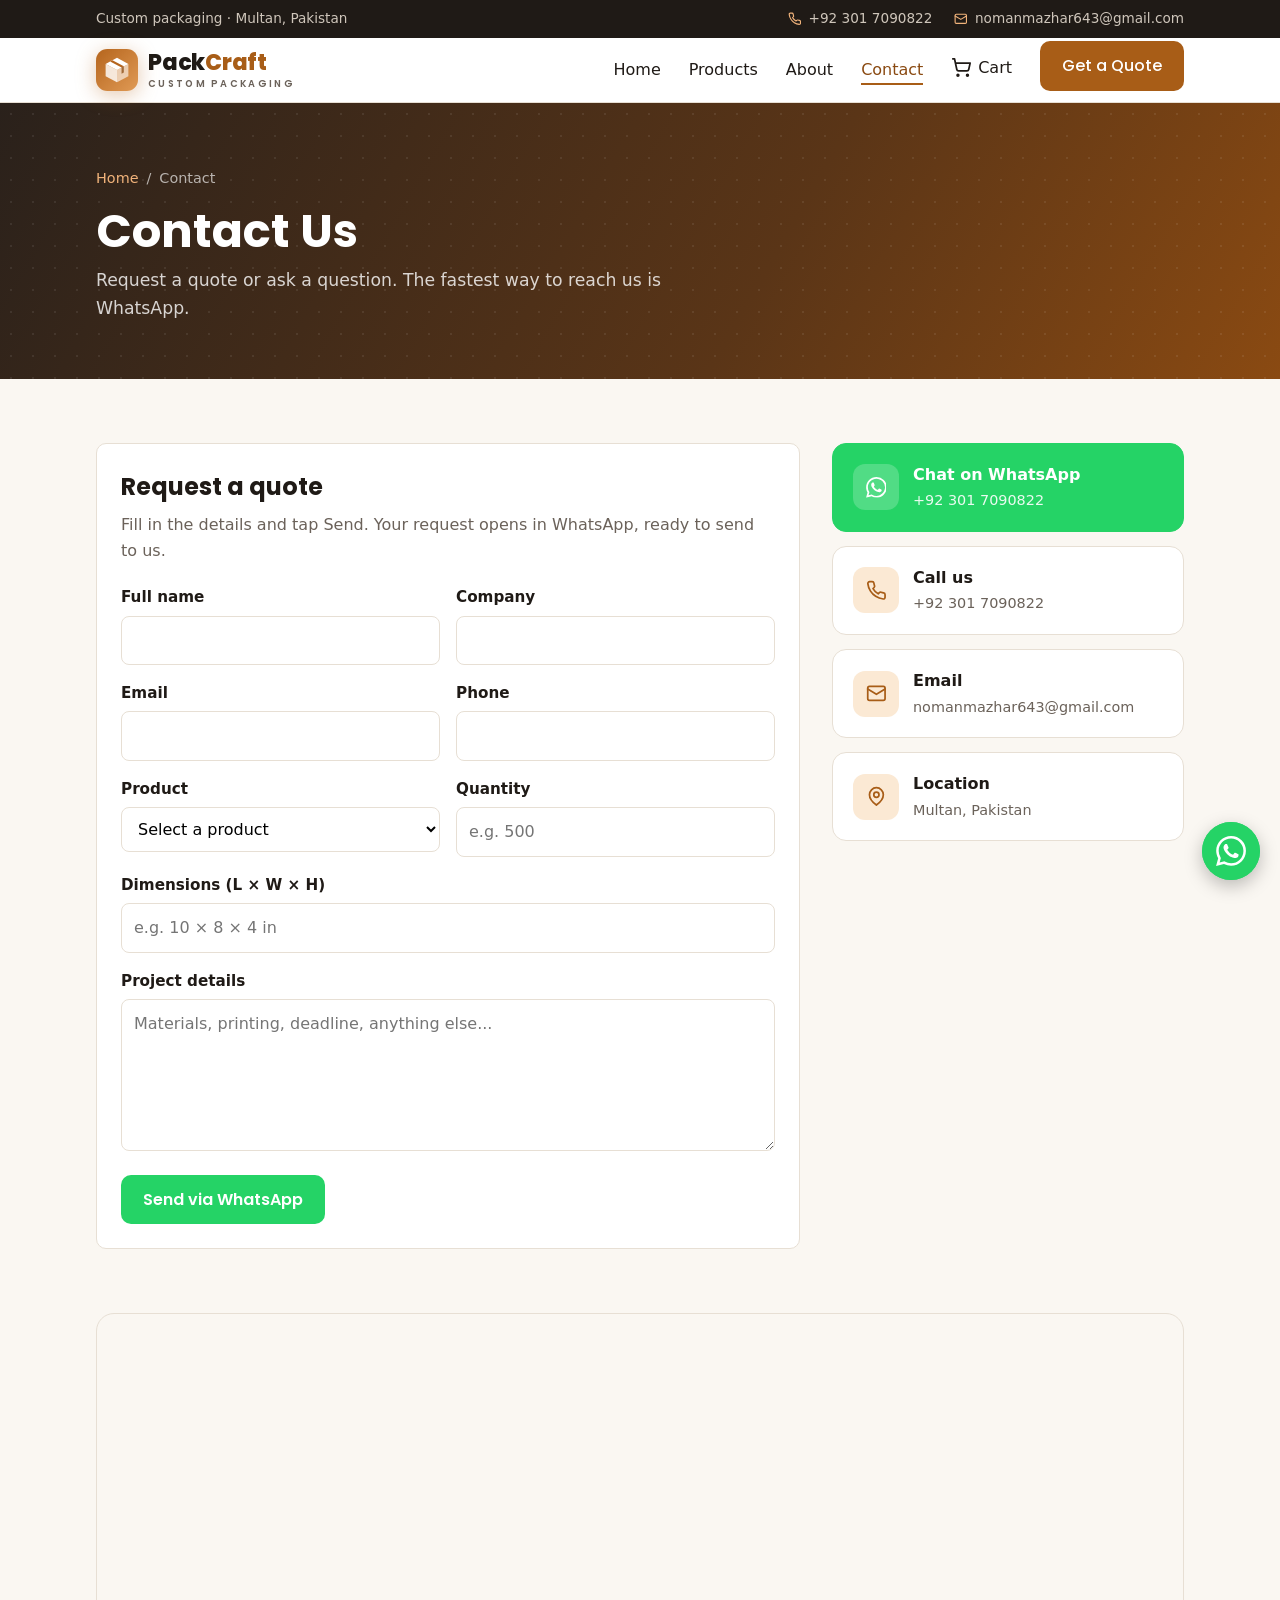
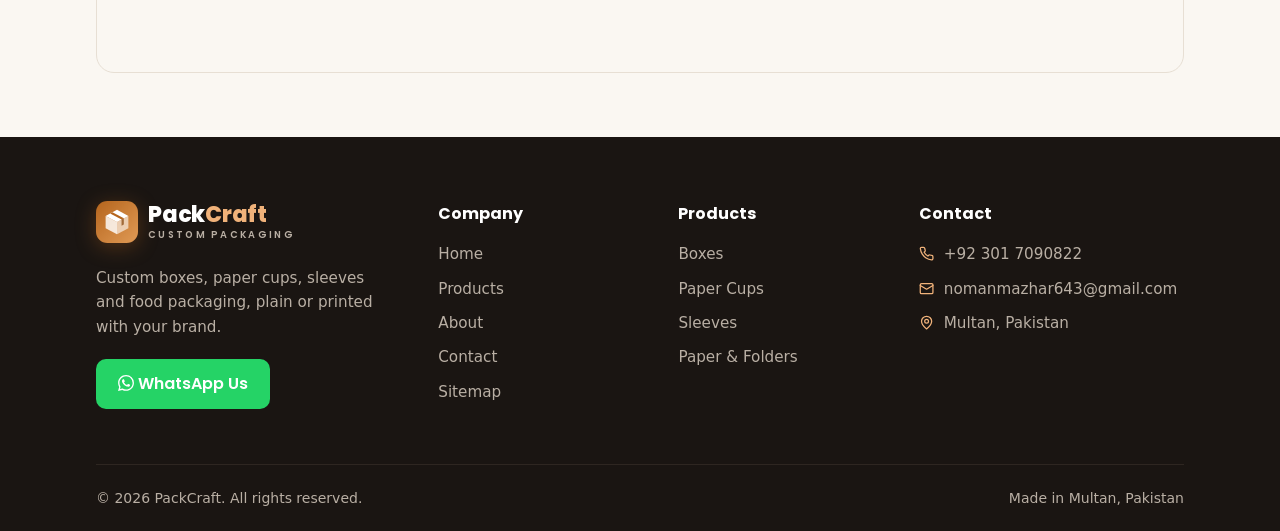
<file: contact.html>
<!DOCTYPE html>
<html lang="en">
<head>
  <meta charset="UTF-8">
  <meta name="viewport" content="width=device-width, initial-scale=1.0">
  <title>Contact PackCraft | Packaging Quotes in Multan, Pakistan</title>
  <meta name="description" content="Request a packaging quote from PackCraft in Multan, Pakistan. WhatsApp +92 301 7090822 or email nomanmazhar643@gmail.com.">
  <meta name="theme-color" content="#b5651d">
  <link rel="canonical" href="https://packaging-website-lilac.vercel.app/contact.html">
  <link rel="icon" href="favicon.svg" type="image/svg+xml">
  <meta property="og:type" content="website">
  <meta property="og:site_name" content="PackCraft">
  <meta property="og:title" content="Contact PackCraft | Packaging Quotes in Multan, Pakistan">
  <meta property="og:description" content="Request a packaging quote from PackCraft in Multan, Pakistan. WhatsApp +92 301 7090822 or email nomanmazhar643@gmail.com.">
  <meta property="og:url" content="https://packaging-website-lilac.vercel.app/contact.html">
  <meta property="og:image" content="https://packaging-website-lilac.vercel.app/images/black%20rigid%20box/1.jpg">
  <meta name="twitter:card" content="summary_large_image">
  <link rel="preload" href="fonts/poppins-700-latin.woff2" as="font" type="font/woff2" crossorigin>
  <link rel="stylesheet" href="css/style.css">
  <script type="application/ld+json">
{
    "@context":  "https://schema.org",
    "@type":  "BreadcrumbList",
    "itemListElement":  [
                            {
                                "@type":  "ListItem",
                                "position":  1,
                                "name":  "Home",
                                "item":  "https://packaging-website-lilac.vercel.app/"
                            },
                            {
                                "@type":  "ListItem",
                                "position":  2,
                                "name":  "Contact",
                                "item":  "https://packaging-website-lilac.vercel.app/contact.html"
                            }
                        ]
}
  </script>
</head>
<body>
  <svg class="sprite" aria-hidden="true" focusable="false">
    <symbol id="i-phone" viewBox="0 0 24 24"><path d="M22 16.92v3a2 2 0 0 1-2.18 2 19.79 19.79 0 0 1-8.63-3.07 19.5 19.5 0 0 1-6-6 19.79 19.79 0 0 1-3.07-8.67A2 2 0 0 1 4.11 2h3a2 2 0 0 1 2 1.72 12.84 12.84 0 0 0 .7 2.81 2 2 0 0 1-.45 2.11L8.09 9.91a16 16 0 0 0 6 6l1.27-1.27a2 2 0 0 1 2.11-.45 12.84 12.84 0 0 0 2.81.7A2 2 0 0 1 22 16.92z"/></symbol>
    <symbol id="i-mail" viewBox="0 0 24 24"><rect x="2" y="4" width="20" height="16" rx="2"/><path d="m22 7-10 6L2 7"/></symbol>
    <symbol id="i-pin" viewBox="0 0 24 24"><path d="M20 10c0 6-8 12-8 12s-8-6-8-12a8 8 0 0 1 16 0Z"/><circle cx="12" cy="10" r="3"/></symbol>
    <symbol id="i-whatsapp" viewBox="0 0 24 24"><path fill="currentColor" stroke="none" d="M17.472 14.382c-.297-.149-1.758-.867-2.03-.967-.273-.099-.471-.148-.67.15-.197.297-.767.966-.94 1.164-.173.199-.347.223-.644.075-.297-.15-1.255-.463-2.39-1.475-.883-.788-1.48-1.761-1.653-2.059-.173-.297-.018-.458.13-.606.134-.133.298-.347.446-.52.149-.174.198-.298.298-.497.099-.198.05-.371-.025-.52-.075-.149-.669-1.612-.916-2.207-.242-.579-.487-.5-.669-.51-.173-.008-.371-.01-.57-.01-.198 0-.52.074-.792.372-.272.297-1.04 1.016-1.04 2.479 0 1.462 1.065 2.875 1.213 3.074.149.198 2.096 3.2 5.077 4.487.709.306 1.262.489 1.694.625.712.227 1.36.195 1.871.118.571-.085 1.758-.719 2.006-1.413.248-.694.248-1.289.173-1.413-.074-.124-.272-.198-.57-.347m-5.421 7.403h-.004a9.87 9.87 0 01-5.031-1.378l-.361-.214-3.741.982.998-3.648-.235-.374a9.86 9.86 0 01-1.51-5.26c.001-5.45 4.436-9.884 9.888-9.884 2.64 0 5.122 1.03 6.988 2.898a9.825 9.825 0 012.893 6.994c-.003 5.45-4.437 9.884-9.885 9.884m8.413-18.297A11.815 11.815 0 0012.05 0C5.495 0 .16 5.335.157 11.892c0 2.096.547 4.142 1.588 5.945L.057 24l6.305-1.654a11.882 11.882 0 005.683 1.448h.005c6.554 0 11.89-5.335 11.893-11.893a11.821 11.821 0 00-3.48-8.413z"/></symbol>
    <symbol id="i-box" viewBox="0 0 24 24"><path d="m7.5 4.27 9 5.15"/><path d="M21 8a2 2 0 0 0-1-1.73l-7-4a2 2 0 0 0-2 0l-7 4A2 2 0 0 0 3 8v8a2 2 0 0 0 1 1.73l7 4a2 2 0 0 0 2 0l7-4A2 2 0 0 0 21 16Z"/><path d="m3.3 7 8.7 5 8.7-5"/><path d="M12 22V12"/></symbol>
    <symbol id="i-palette" viewBox="0 0 24 24"><circle cx="13.5" cy="6.5" r="1.5"/><circle cx="17.5" cy="10.5" r="1.5"/><circle cx="8.5" cy="7.5" r="1.5"/><circle cx="6.5" cy="12.5" r="1.5"/><path d="M12 2C6.5 2 2 6.5 2 12s4.5 10 10 10c.926 0 1.648-.746 1.648-1.688 0-.437-.18-.835-.437-1.125-.29-.289-.438-.652-.438-1.125a1.64 1.64 0 0 1 1.668-1.668h1.996c3.051 0 5.555-2.503 5.555-5.554C21.965 6.012 17.461 2 12 2z"/></symbol>
    <symbol id="i-ruler" viewBox="0 0 24 24"><path d="M21.3 15.3a2.4 2.4 0 0 1 0 3.4l-2.6 2.6a2.4 2.4 0 0 1-3.4 0L2.7 8.7a2.41 2.41 0 0 1 0-3.4l2.6-2.6a2.41 2.41 0 0 1 3.4 0Z"/><path d="m14.5 12.5 2-2"/><path d="m11.5 9.5 2-2"/><path d="m8.5 6.5 2-2"/><path d="m17.5 15.5 2-2"/></symbol>
    <symbol id="i-leaf" viewBox="0 0 24 24"><path d="M11 20A7 7 0 0 1 9.8 6.1C15.5 5 17 4.48 19 2c1 2 2 4.18 2 8 0 5.5-4.78 10-10 10Z"/><path d="M2 21c0-3 1.85-5.36 5.08-6C9.5 14.52 12 13 13 12"/></symbol>
    <symbol id="i-chat" viewBox="0 0 24 24"><path d="M7.9 20A9 9 0 1 0 4 16.1L2 22Z"/></symbol>
    <symbol id="i-check" viewBox="0 0 24 24"><path d="M20 6 9 17l-5-5"/></symbol>
    <symbol id="i-cart" viewBox="0 0 24 24"><circle cx="8" cy="21" r="1"/><circle cx="19" cy="21" r="1"/><path d="M2.05 2.05h2l2.66 12.42a2 2 0 0 0 2 1.58h9.78a2 2 0 0 0 1.95-1.57l1.65-7.43H5.12"/></symbol>
    <symbol id="i-trash" viewBox="0 0 24 24"><path d="M3 6h18"/><path d="M19 6v14c0 1-1 2-2 2H7c-1 0-2-1-2-2V6"/><path d="M8 6V4c0-1 1-2 2-2h4c1 0 2 1 2 2v2"/></symbol>
    <symbol id="i-cash" viewBox="0 0 24 24"><rect width="20" height="12" x="2" y="6" rx="2"/><circle cx="12" cy="12" r="2"/><path d="M6 12h.01M18 12h.01"/></symbol>
    <defs><linearGradient id="pc-logo-gradient" x1="0" y1="0" x2="1" y2="1"><stop offset="0" stop-color="#b5651d"/><stop offset="1" stop-color="#e09a55"/></linearGradient></defs>
    <symbol id="logo-mark" viewBox="0 0 48 48"><rect width="48" height="48" rx="13" fill="url(#pc-logo-gradient)"/><polygon points="24,10 37,17 24,24 11,17" fill="#fff"/><polygon points="11,17 24,24 24,38 11,31" fill="#fff" fill-opacity=".82"/><polygon points="24,24 37,17 37,31 24,38" fill="#fff" fill-opacity=".6"/><polygon points="16.2,14.2 18.8,12.8 31.8,19.8 29.2,21.2" fill="#b5651d"/><polygon points="29.2,21.2 31.8,19.8 31.8,26.8 29.2,28.2" fill="#8a4a12" fill-opacity=".75"/></symbol>
    <symbol id="i-search" viewBox="0 0 24 24"><circle cx="11" cy="11" r="8"/><path d="m21 21-4.3-4.3"/></symbol>
    <symbol id="i-coffee" viewBox="0 0 24 24"><path d="M10 2v2"/><path d="M14 2v2"/><path d="M16 8a1 1 0 0 1 1 1v8a4 4 0 0 1-4 4H7a4 4 0 0 1-4-4V9a1 1 0 0 1 1-1h14a4 4 0 1 1 0 8h-1"/><path d="M6 2v2"/></symbol>
    <symbol id="i-utensils" viewBox="0 0 24 24"><path d="M3 2v7c0 1.1.9 2 2 2h4a2 2 0 0 0 2-2V2"/><path d="M7 2v20"/><path d="M21 15V2a5 5 0 0 0-5 5v6c0 1.1.9 2 2 2h3Zm0 0v7"/></symbol>
    <symbol id="i-cake" viewBox="0 0 24 24"><path d="M20 21v-8a2 2 0 0 0-2-2H6a2 2 0 0 0-2 2v8"/><path d="M4 16s.5-1 2-1 2.5 2 4 2 2.5-2 4-2 2.5 2 4 2 2-1 2-1"/><path d="M2 21h20"/><path d="M7 8v3"/><path d="M12 8v3"/><path d="M17 8v3"/><path d="M7 4h.01"/><path d="M12 4h.01"/><path d="M17 4h.01"/></symbol>
    <symbol id="i-gift" viewBox="0 0 24 24"><rect x="3" y="8" width="18" height="4" rx="1"/><path d="M12 8v13"/><path d="M19 12v7a2 2 0 0 1-2 2H7a2 2 0 0 1-2-2v-7"/><path d="M7.5 8a2.5 2.5 0 0 1 0-5A4.8 8 0 0 1 12 8a4.8 8 0 0 1 4.5-5 2.5 2.5 0 0 1 0 5"/></symbol>
  </svg>
  <div class="topbar">
    <div class="container">
      <span class="topbar-tagline">Custom packaging &middot; Multan, Pakistan</span>
      <div class="topbar-links">
        <a href="tel:+923017090822"><svg class="i"><use href="#i-phone"/></svg>+92 301 7090822</a>
        <a href="mailto:nomanmazhar643@gmail.com"><svg class="i"><use href="#i-mail"/></svg>nomanmazhar643@gmail.com</a>
      </div>
    </div>
  </div>

  <header class="site-header">
    <div class="container">
      <a href="index.html" class="logo"><svg class="logo-mark" viewBox="0 0 48 48" aria-hidden="true"><use href="#logo-mark"/></svg><span class="logo-text"><b>Pack<span>Craft</span></b><small>Custom Packaging</small></span></a>
      <button class="nav-toggle" aria-label="Toggle menu">&#9776;</button>
      <ul class="nav">
        <li><a href="index.html">Home</a></li>
        <li><a href="products.html">Products</a></li>
        <li><a href="about.html">About</a></li>
        <li><a href="contact.html">Contact</a></li>
        <li class="nav-cart"><a href="cart.html" aria-label="Cart"><svg class="i"><use href="#i-cart"/></svg>Cart <span class="cart-count" hidden>0</span></a></li>
        <li class="nav-cta"><a href="contact.html" class="btn btn-sm">Get a Quote</a></li>
      </ul>
    </div>
  </header>

  <main>
    <section class="page-hero">
      <div class="container">
        <nav class="breadcrumb" aria-label="Breadcrumb"><a href="index.html">Home</a><span>/</span><span>Contact</span></nav>
        <h1>Contact Us</h1>
        <p>Request a quote or ask a question. The fastest way to reach us is WhatsApp.</p>
      </div>
    </section>

    <section>
      <div class="container form-wrap">
        <form class="card form-card reveal" data-whatsapp>
          <h2>Request a quote</h2>
          <p>Fill in the details and tap Send. Your request opens in WhatsApp, ready to send to us.</p>
          <div class="form-msg">WhatsApp is opening with your request. Tap <strong>Send</strong> in WhatsApp to send it to us.</div>
          <div class="row">
            <div><label for="name">Full name</label><input id="name" name="name" required></div>
            <div><label for="company">Company</label><input id="company" name="company"></div>
          </div>
          <div class="row">
            <div><label for="email">Email</label><input id="email" name="email" type="email" required></div>
            <div><label for="phone">Phone</label><input id="phone" name="phone" type="tel"></div>
          </div>
          <div class="row">
            <div>
              <label for="product">Product</label>
              <select id="product" name="product" required>
                <option value="">Select a product</option>
                <optgroup label="Boxes">
                  <option value="black-rigid-box">Black Rigid Box</option>
                  <option value="birthday-surprise-box">Birthday Surprise Box</option>
                  <option value="black-food-boxes">Black Food Boxes</option>
                  <option value="blank-pizza-boxes">Blank Pizza Boxes</option>
                  <option value="blue-food-packaging">Blue Food Packaging</option>
                </optgroup>
                <optgroup label="Paper Cups">
                  <option value="brown-paper-cups">Brown Paper Cups</option>
                  <option value="butterfly-paper-cups">Butterfly Paper Cups</option>
                  <option value="bowl-paper-cups">Bowl Paper Cups</option>
                  <option value="cardboard-coffee-cups">Cardboard Coffee Cups</option>
                  <option value="cardboard-cups-with-lids">Cardboard Cups with Lids</option>
                  <option value="christmas-coffee-cups">Christmas Coffee Cups</option>
                  <option value="christmas-paper-cups">Christmas Paper Cups</option>
                </optgroup>
                <optgroup label="Sleeves">
                  <option value="black-coffee-sleeves">Black Coffee Sleeves</option>
                  <option value="blank-coffee-sleeves">Blank Coffee Sleeves</option>
                  <option value="branded-coffee-sleeves">Branded Coffee Sleeves</option>
                  <option value="branded-cup-sleeves">Branded Cup Sleeves</option>
                  <option value="cardboard-coffee-sleeves">Cardboard Coffee Sleeves</option>
                  <option value="black-burger-sleeves">Black Printed Burger Sleeves</option>
                  <option value="cardboard-burger-sleeves">Cardboard Burger Sleeves</option>
                  <option value="chocolate-bar-sleeve">Chocolate Bar Sleeve</option>
                </optgroup>
                <optgroup label="Paper &amp; Folders">
                  <option value="cheese-paper">Cheese Paper</option>
                  <option value="presentation-folders">Blank Presentation Folders</option>
                </optgroup>
                <option value="other">Other / Not sure</option>
              </select>
            </div>
            <div><label for="qty">Quantity</label><input id="qty" name="quantity" type="number" min="1" placeholder="e.g. 500"></div>
          </div>
          <label for="dims">Dimensions (L × W × H)</label>
          <input id="dims" name="dimensions" placeholder="e.g. 10 × 8 × 4 in">
          <label for="msg">Project details</label>
          <textarea id="msg" name="message" rows="5" placeholder="Materials, printing, deadline, anything else..."></textarea>
          <button type="submit" class="btn btn-whatsapp">Send via WhatsApp</button>
        </form>

        <aside class="contact-cards reveal">
          <a class="contact-card whatsapp" href="https://wa.me/923017090822" target="_blank" rel="noopener noreferrer">
            <span class="icon"><svg class="i"><use href="#i-whatsapp"/></svg></span>
            <span><strong>Chat on WhatsApp</strong><small>+92 301 7090822</small></span>
          </a>
          <a class="contact-card" href="tel:+923017090822">
            <span class="icon"><svg class="i"><use href="#i-phone"/></svg></span>
            <span><strong>Call us</strong><small>+92 301 7090822</small></span>
          </a>
          <a class="contact-card" href="mailto:nomanmazhar643@gmail.com">
            <span class="icon"><svg class="i"><use href="#i-mail"/></svg></span>
            <span><strong>Email</strong><small>nomanmazhar643@gmail.com</small></span>
          </a>
          <div class="contact-card">
            <span class="icon"><svg class="i"><use href="#i-pin"/></svg></span>
            <span><strong>Location</strong><small>Multan, Pakistan</small></span>
          </div>
        </aside>
      </div>
    </section>

    <section class="pt-0">
      <div class="container">
        <div class="map reveal">
          <iframe src="https://maps.google.com/maps?q=Multan%2C%20Pakistan&amp;z=12&amp;output=embed" loading="lazy" referrerpolicy="no-referrer-when-downgrade" title="Map of Multan, Pakistan"></iframe>
        </div>
      </div>
    </section>
  </main>

  <footer class="site-footer">
    <div class="container">
      <div class="footer-grid">
        <div class="footer-brand">
          <a href="index.html" class="logo logo-light"><svg class="logo-mark" viewBox="0 0 48 48" aria-hidden="true"><use href="#logo-mark"/></svg><span class="logo-text"><b>Pack<span>Craft</span></b><small>Custom Packaging</small></span></a>
          <p>Custom boxes, paper cups, sleeves and food packaging, plain or printed with your brand.</p>
          <a href="https://wa.me/923017090822" target="_blank" rel="noopener noreferrer" class="btn btn-whatsapp btn-sm"><svg class="i"><use href="#i-whatsapp"/></svg> WhatsApp Us</a>
        </div>
        <div>
          <h3>Company</h3>
          <ul><li><a href="index.html">Home</a></li><li><a href="products.html">Products</a></li><li><a href="about.html">About</a></li><li><a href="contact.html">Contact</a></li><li><a href="sitemap.html">Sitemap</a></li></ul>
        </div>
        <div>
          <h3>Products</h3>
          <ul><li><a href="products.html?cat=boxes">Boxes</a></li><li><a href="products.html?cat=cups">Paper Cups</a></li><li><a href="products.html?cat=sleeves">Sleeves</a></li><li><a href="products.html?cat=paper">Paper &amp; Folders</a></li></ul>
        </div>
        <div>
          <h3>Contact</h3>
          <ul class="footer-contact">
            <li><svg class="i"><use href="#i-phone"/></svg><a href="tel:+923017090822">+92 301 7090822</a></li>
            <li><svg class="i"><use href="#i-mail"/></svg><a href="mailto:nomanmazhar643@gmail.com">nomanmazhar643@gmail.com</a></li>
            <li><svg class="i"><use href="#i-pin"/></svg><span>Multan, Pakistan</span></li>
          </ul>
        </div>
      </div>
      <div class="footer-bottom">
        <p>&copy; <span id="year"></span> PackCraft. All rights reserved.</p>
        <p>Made in Multan, Pakistan</p>
      </div>
    </div>
  </footer>
  <a class="whatsapp-float" href="https://wa.me/923017090822" target="_blank" rel="noopener noreferrer" aria-label="Chat with us on WhatsApp">
    <svg class="i" width="30" height="30" aria-hidden="true"><use href="#i-whatsapp"/></svg>
  </a>
  <script src="js/main.js"></script>
</body>
</html>
</file>
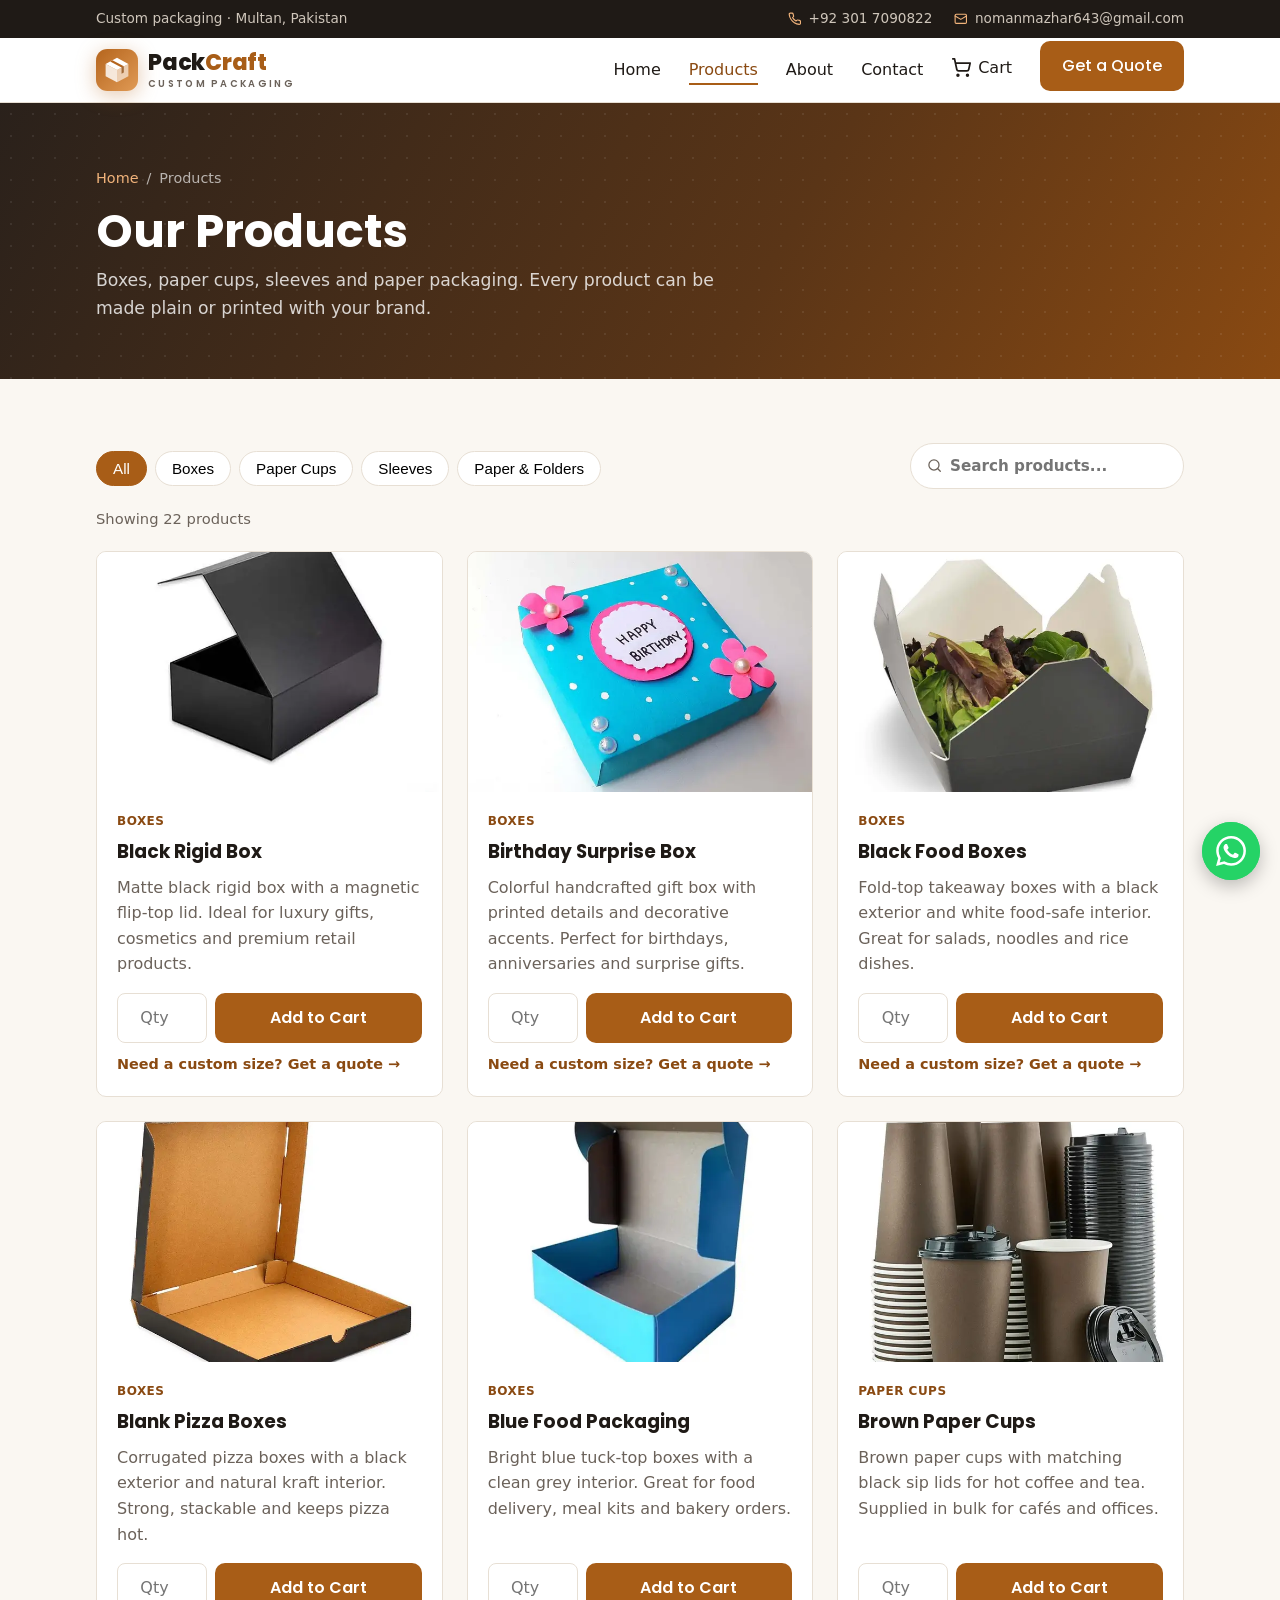
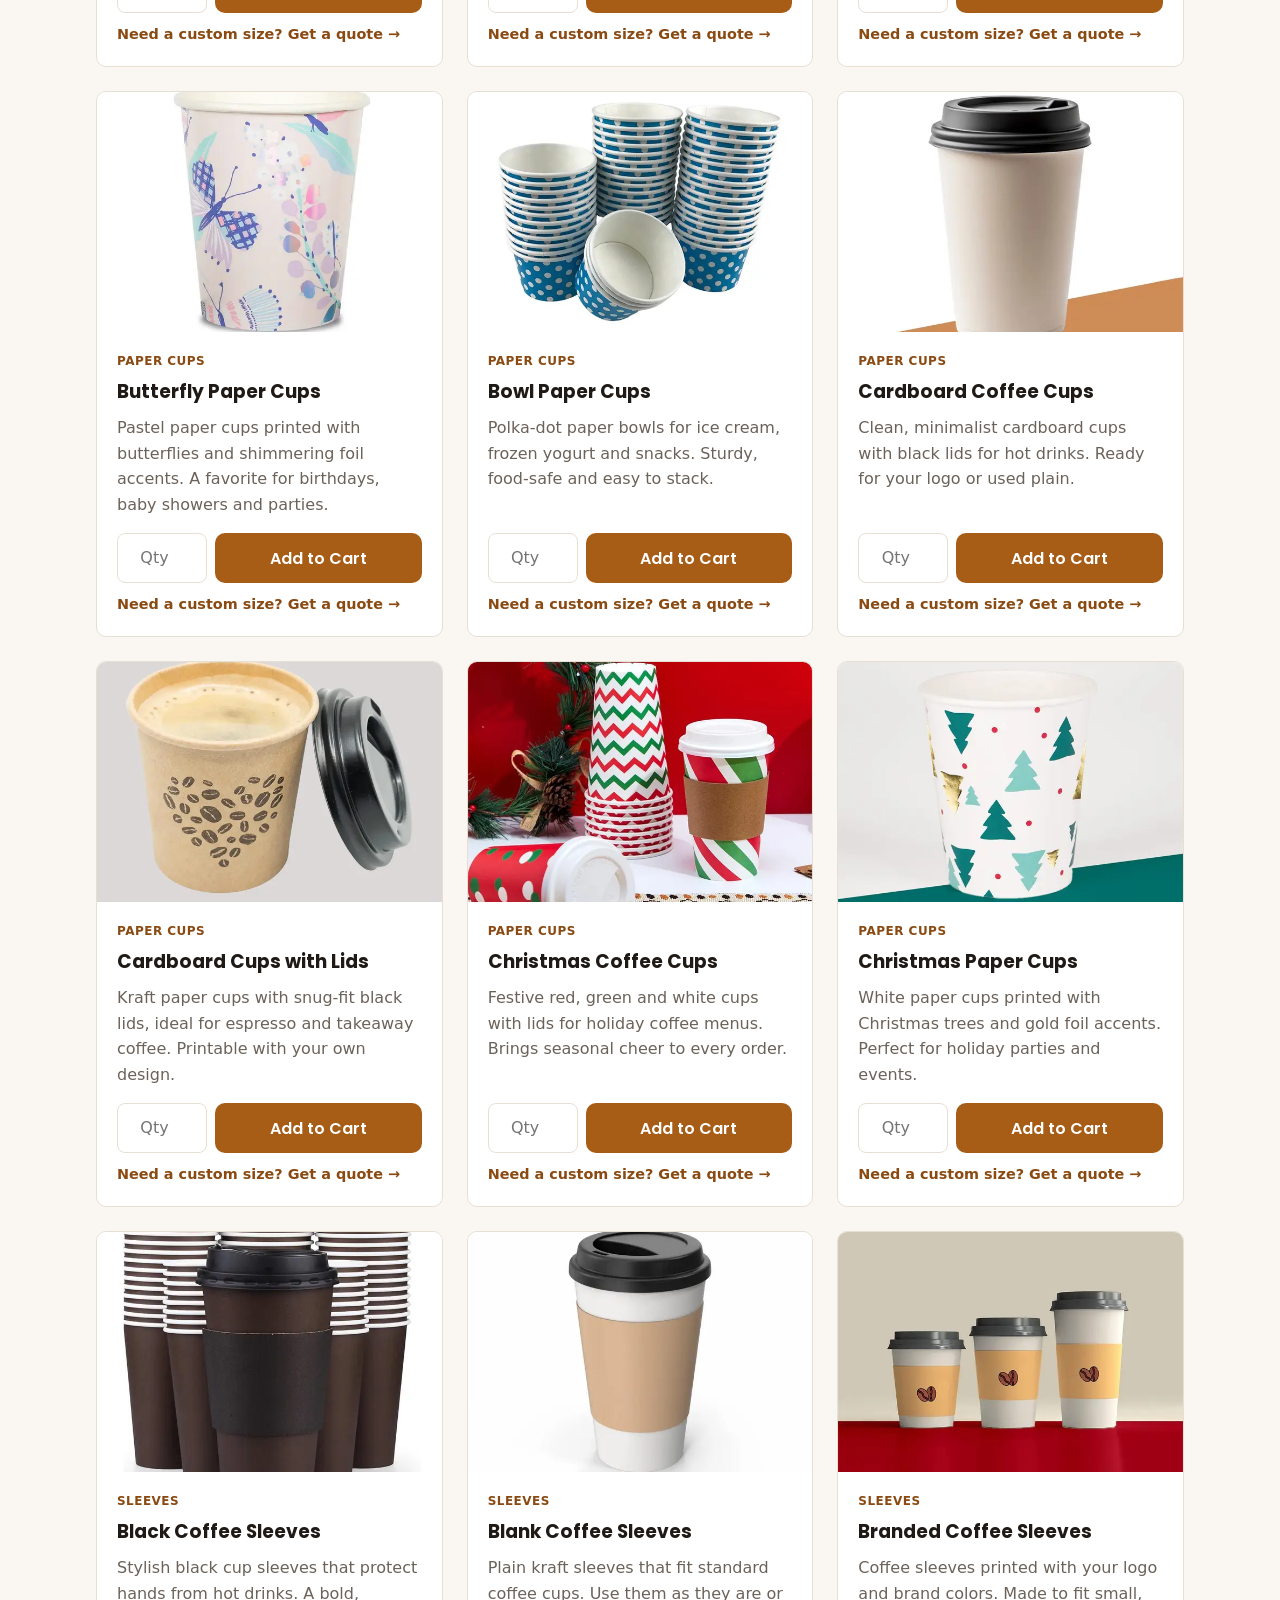
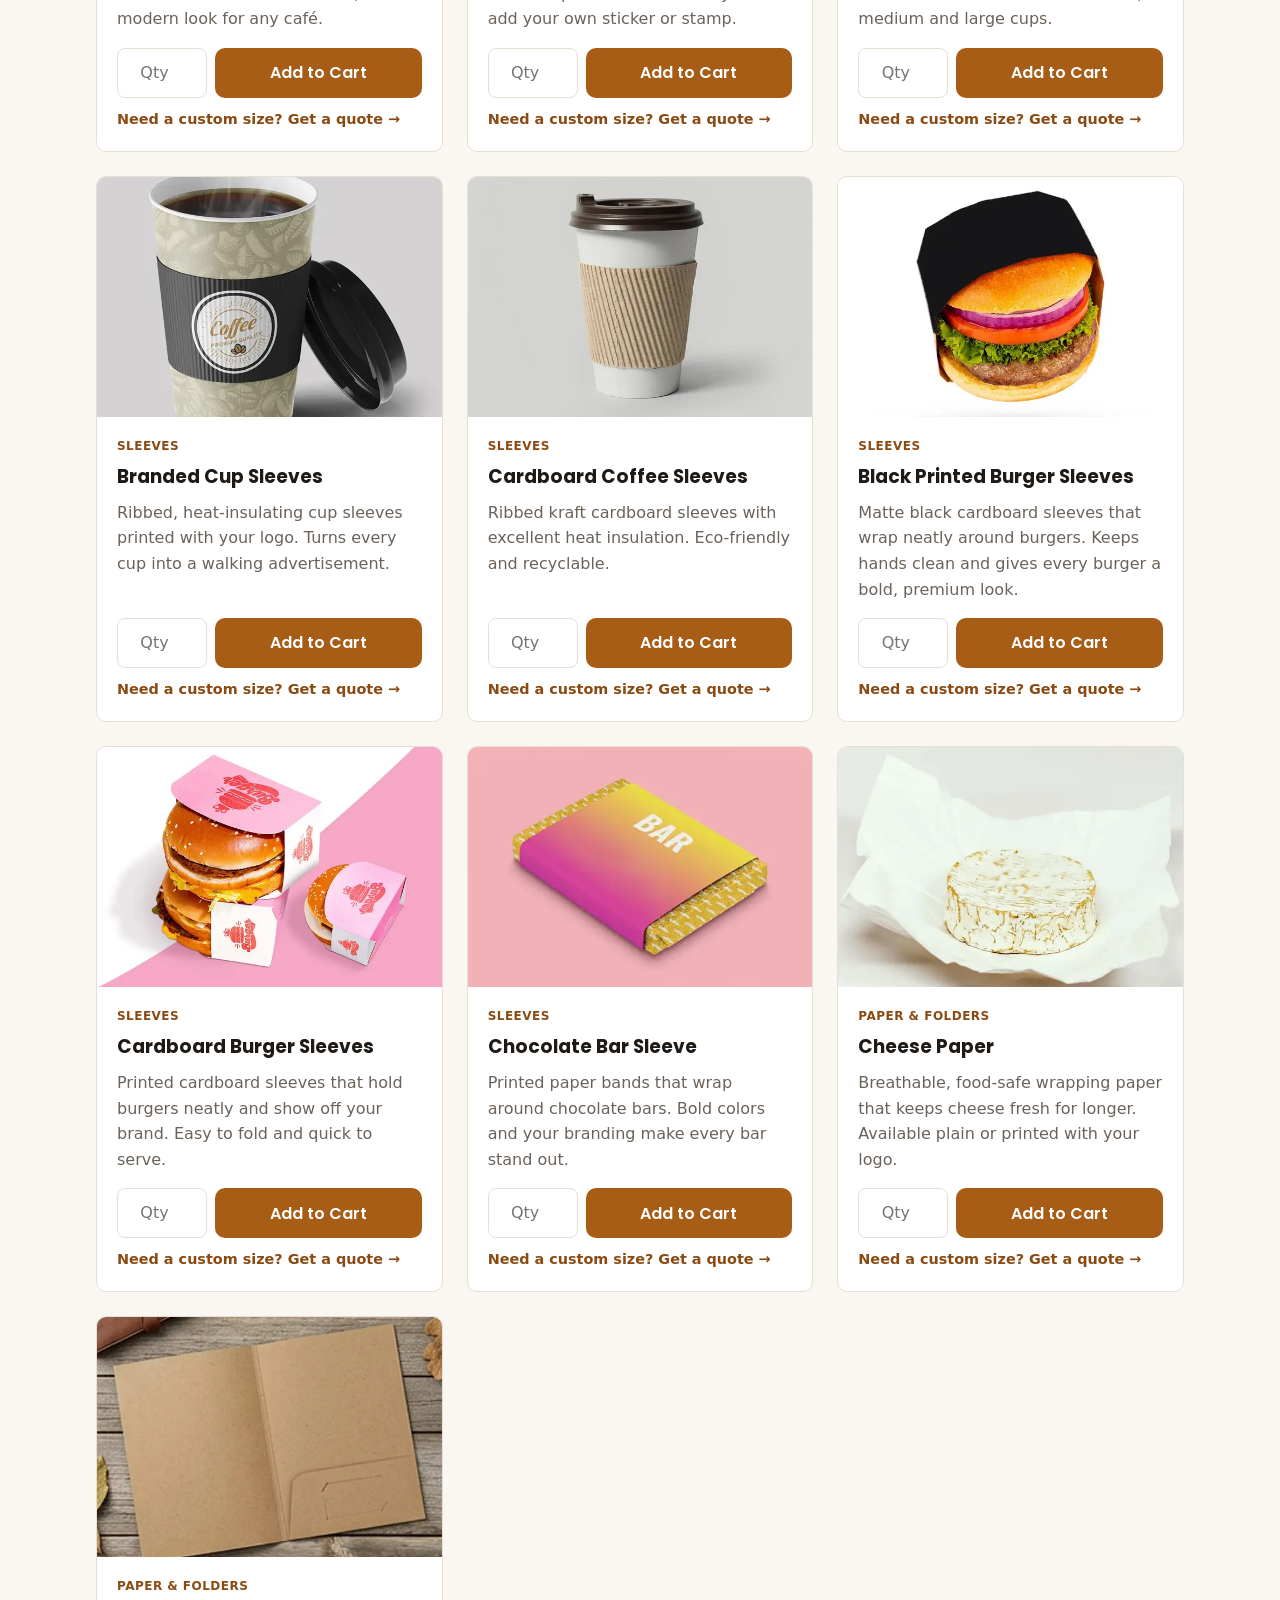
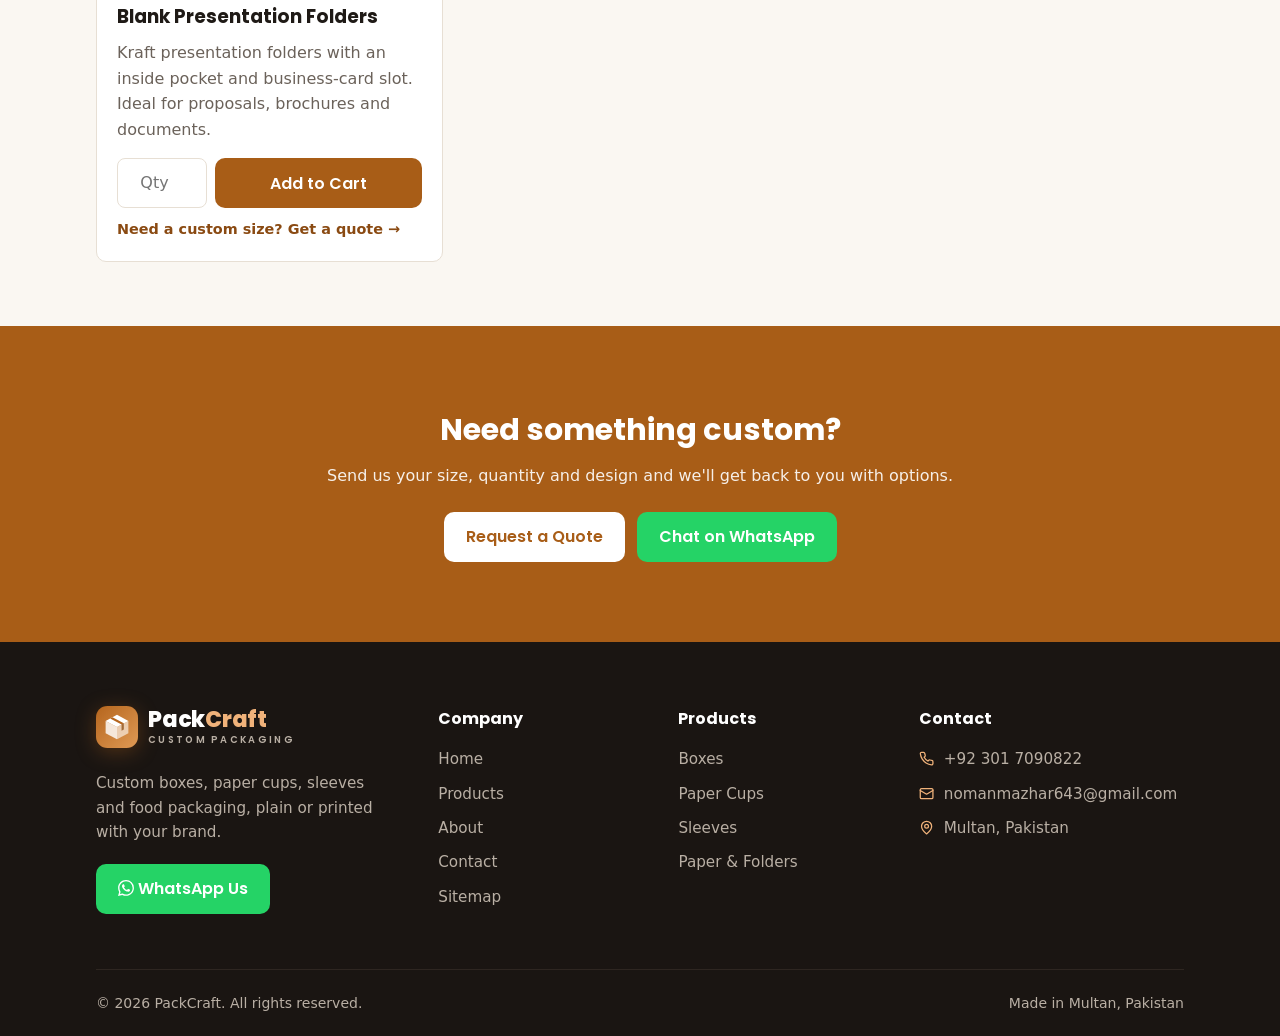
<file: products.html>
<!DOCTYPE html>
<html lang="en">
<head>
  <meta charset="UTF-8">
  <meta name="viewport" content="width=device-width, initial-scale=1.0">
  <title>Packaging Products in Multan, Pakistan | PackCraft</title>
  <meta name="description" content="Browse 22 packaging products from PackCraft in Multan, Pakistan: rigid boxes, food boxes, paper cups, coffee and burger sleeves, cheese paper and folders.">
  <meta name="theme-color" content="#b5651d">
  <link rel="canonical" href="https://packaging-website-lilac.vercel.app/products.html">
  <link rel="icon" href="favicon.svg" type="image/svg+xml">
  <meta property="og:type" content="website">
  <meta property="og:site_name" content="PackCraft">
  <meta property="og:title" content="Packaging Products in Multan, Pakistan | PackCraft">
  <meta property="og:description" content="Browse 22 packaging products from PackCraft in Multan, Pakistan: rigid boxes, food boxes, paper cups, coffee and burger sleeves, cheese paper and folders.">
  <meta property="og:url" content="https://packaging-website-lilac.vercel.app/products.html">
  <meta property="og:image" content="https://packaging-website-lilac.vercel.app/images/black%20rigid%20box/1.jpg">
  <meta name="twitter:card" content="summary_large_image">
  <link rel="preload" href="fonts/poppins-700-latin.woff2" as="font" type="font/woff2" crossorigin>
  <link rel="stylesheet" href="css/style.css">
  <script type="application/ld+json">
{
    "@context":  "https://schema.org",
    "@type":  "BreadcrumbList",
    "itemListElement":  [
                            {
                                "@type":  "ListItem",
                                "position":  1,
                                "name":  "Home",
                                "item":  "https://packaging-website-lilac.vercel.app/"
                            },
                            {
                                "@type":  "ListItem",
                                "position":  2,
                                "name":  "Products",
                                "item":  "https://packaging-website-lilac.vercel.app/products.html"
                            }
                        ]
}
  </script>
</head>
<body>
  <svg class="sprite" aria-hidden="true" focusable="false">
    <symbol id="i-phone" viewBox="0 0 24 24"><path d="M22 16.92v3a2 2 0 0 1-2.18 2 19.79 19.79 0 0 1-8.63-3.07 19.5 19.5 0 0 1-6-6 19.79 19.79 0 0 1-3.07-8.67A2 2 0 0 1 4.11 2h3a2 2 0 0 1 2 1.72 12.84 12.84 0 0 0 .7 2.81 2 2 0 0 1-.45 2.11L8.09 9.91a16 16 0 0 0 6 6l1.27-1.27a2 2 0 0 1 2.11-.45 12.84 12.84 0 0 0 2.81.7A2 2 0 0 1 22 16.92z"/></symbol>
    <symbol id="i-mail" viewBox="0 0 24 24"><rect x="2" y="4" width="20" height="16" rx="2"/><path d="m22 7-10 6L2 7"/></symbol>
    <symbol id="i-pin" viewBox="0 0 24 24"><path d="M20 10c0 6-8 12-8 12s-8-6-8-12a8 8 0 0 1 16 0Z"/><circle cx="12" cy="10" r="3"/></symbol>
    <symbol id="i-whatsapp" viewBox="0 0 24 24"><path fill="currentColor" stroke="none" d="M17.472 14.382c-.297-.149-1.758-.867-2.03-.967-.273-.099-.471-.148-.67.15-.197.297-.767.966-.94 1.164-.173.199-.347.223-.644.075-.297-.15-1.255-.463-2.39-1.475-.883-.788-1.48-1.761-1.653-2.059-.173-.297-.018-.458.13-.606.134-.133.298-.347.446-.52.149-.174.198-.298.298-.497.099-.198.05-.371-.025-.52-.075-.149-.669-1.612-.916-2.207-.242-.579-.487-.5-.669-.51-.173-.008-.371-.01-.57-.01-.198 0-.52.074-.792.372-.272.297-1.04 1.016-1.04 2.479 0 1.462 1.065 2.875 1.213 3.074.149.198 2.096 3.2 5.077 4.487.709.306 1.262.489 1.694.625.712.227 1.36.195 1.871.118.571-.085 1.758-.719 2.006-1.413.248-.694.248-1.289.173-1.413-.074-.124-.272-.198-.57-.347m-5.421 7.403h-.004a9.87 9.87 0 01-5.031-1.378l-.361-.214-3.741.982.998-3.648-.235-.374a9.86 9.86 0 01-1.51-5.26c.001-5.45 4.436-9.884 9.888-9.884 2.64 0 5.122 1.03 6.988 2.898a9.825 9.825 0 012.893 6.994c-.003 5.45-4.437 9.884-9.885 9.884m8.413-18.297A11.815 11.815 0 0012.05 0C5.495 0 .16 5.335.157 11.892c0 2.096.547 4.142 1.588 5.945L.057 24l6.305-1.654a11.882 11.882 0 005.683 1.448h.005c6.554 0 11.89-5.335 11.893-11.893a11.821 11.821 0 00-3.48-8.413z"/></symbol>
    <symbol id="i-box" viewBox="0 0 24 24"><path d="m7.5 4.27 9 5.15"/><path d="M21 8a2 2 0 0 0-1-1.73l-7-4a2 2 0 0 0-2 0l-7 4A2 2 0 0 0 3 8v8a2 2 0 0 0 1 1.73l7 4a2 2 0 0 0 2 0l7-4A2 2 0 0 0 21 16Z"/><path d="m3.3 7 8.7 5 8.7-5"/><path d="M12 22V12"/></symbol>
    <symbol id="i-palette" viewBox="0 0 24 24"><circle cx="13.5" cy="6.5" r="1.5"/><circle cx="17.5" cy="10.5" r="1.5"/><circle cx="8.5" cy="7.5" r="1.5"/><circle cx="6.5" cy="12.5" r="1.5"/><path d="M12 2C6.5 2 2 6.5 2 12s4.5 10 10 10c.926 0 1.648-.746 1.648-1.688 0-.437-.18-.835-.437-1.125-.29-.289-.438-.652-.438-1.125a1.64 1.64 0 0 1 1.668-1.668h1.996c3.051 0 5.555-2.503 5.555-5.554C21.965 6.012 17.461 2 12 2z"/></symbol>
    <symbol id="i-ruler" viewBox="0 0 24 24"><path d="M21.3 15.3a2.4 2.4 0 0 1 0 3.4l-2.6 2.6a2.4 2.4 0 0 1-3.4 0L2.7 8.7a2.41 2.41 0 0 1 0-3.4l2.6-2.6a2.41 2.41 0 0 1 3.4 0Z"/><path d="m14.5 12.5 2-2"/><path d="m11.5 9.5 2-2"/><path d="m8.5 6.5 2-2"/><path d="m17.5 15.5 2-2"/></symbol>
    <symbol id="i-leaf" viewBox="0 0 24 24"><path d="M11 20A7 7 0 0 1 9.8 6.1C15.5 5 17 4.48 19 2c1 2 2 4.18 2 8 0 5.5-4.78 10-10 10Z"/><path d="M2 21c0-3 1.85-5.36 5.08-6C9.5 14.52 12 13 13 12"/></symbol>
    <symbol id="i-chat" viewBox="0 0 24 24"><path d="M7.9 20A9 9 0 1 0 4 16.1L2 22Z"/></symbol>
    <symbol id="i-check" viewBox="0 0 24 24"><path d="M20 6 9 17l-5-5"/></symbol>
    <symbol id="i-cart" viewBox="0 0 24 24"><circle cx="8" cy="21" r="1"/><circle cx="19" cy="21" r="1"/><path d="M2.05 2.05h2l2.66 12.42a2 2 0 0 0 2 1.58h9.78a2 2 0 0 0 1.95-1.57l1.65-7.43H5.12"/></symbol>
    <symbol id="i-trash" viewBox="0 0 24 24"><path d="M3 6h18"/><path d="M19 6v14c0 1-1 2-2 2H7c-1 0-2-1-2-2V6"/><path d="M8 6V4c0-1 1-2 2-2h4c1 0 2 1 2 2v2"/></symbol>
    <symbol id="i-cash" viewBox="0 0 24 24"><rect width="20" height="12" x="2" y="6" rx="2"/><circle cx="12" cy="12" r="2"/><path d="M6 12h.01M18 12h.01"/></symbol>
    <defs><linearGradient id="pc-logo-gradient" x1="0" y1="0" x2="1" y2="1"><stop offset="0" stop-color="#b5651d"/><stop offset="1" stop-color="#e09a55"/></linearGradient></defs>
    <symbol id="logo-mark" viewBox="0 0 48 48"><rect width="48" height="48" rx="13" fill="url(#pc-logo-gradient)"/><polygon points="24,10 37,17 24,24 11,17" fill="#fff"/><polygon points="11,17 24,24 24,38 11,31" fill="#fff" fill-opacity=".82"/><polygon points="24,24 37,17 37,31 24,38" fill="#fff" fill-opacity=".6"/><polygon points="16.2,14.2 18.8,12.8 31.8,19.8 29.2,21.2" fill="#b5651d"/><polygon points="29.2,21.2 31.8,19.8 31.8,26.8 29.2,28.2" fill="#8a4a12" fill-opacity=".75"/></symbol>
    <symbol id="i-search" viewBox="0 0 24 24"><circle cx="11" cy="11" r="8"/><path d="m21 21-4.3-4.3"/></symbol>
    <symbol id="i-coffee" viewBox="0 0 24 24"><path d="M10 2v2"/><path d="M14 2v2"/><path d="M16 8a1 1 0 0 1 1 1v8a4 4 0 0 1-4 4H7a4 4 0 0 1-4-4V9a1 1 0 0 1 1-1h14a4 4 0 1 1 0 8h-1"/><path d="M6 2v2"/></symbol>
    <symbol id="i-utensils" viewBox="0 0 24 24"><path d="M3 2v7c0 1.1.9 2 2 2h4a2 2 0 0 0 2-2V2"/><path d="M7 2v20"/><path d="M21 15V2a5 5 0 0 0-5 5v6c0 1.1.9 2 2 2h3Zm0 0v7"/></symbol>
    <symbol id="i-cake" viewBox="0 0 24 24"><path d="M20 21v-8a2 2 0 0 0-2-2H6a2 2 0 0 0-2 2v8"/><path d="M4 16s.5-1 2-1 2.5 2 4 2 2.5-2 4-2 2.5 2 4 2 2-1 2-1"/><path d="M2 21h20"/><path d="M7 8v3"/><path d="M12 8v3"/><path d="M17 8v3"/><path d="M7 4h.01"/><path d="M12 4h.01"/><path d="M17 4h.01"/></symbol>
    <symbol id="i-gift" viewBox="0 0 24 24"><rect x="3" y="8" width="18" height="4" rx="1"/><path d="M12 8v13"/><path d="M19 12v7a2 2 0 0 1-2 2H7a2 2 0 0 1-2-2v-7"/><path d="M7.5 8a2.5 2.5 0 0 1 0-5A4.8 8 0 0 1 12 8a4.8 8 0 0 1 4.5-5 2.5 2.5 0 0 1 0 5"/></symbol>
  </svg>
  <div class="topbar">
    <div class="container">
      <span class="topbar-tagline">Custom packaging &middot; Multan, Pakistan</span>
      <div class="topbar-links">
        <a href="tel:+923017090822"><svg class="i"><use href="#i-phone"/></svg>+92 301 7090822</a>
        <a href="mailto:nomanmazhar643@gmail.com"><svg class="i"><use href="#i-mail"/></svg>nomanmazhar643@gmail.com</a>
      </div>
    </div>
  </div>

  <header class="site-header">
    <div class="container">
      <a href="index.html" class="logo"><svg class="logo-mark" viewBox="0 0 48 48" aria-hidden="true"><use href="#logo-mark"/></svg><span class="logo-text"><b>Pack<span>Craft</span></b><small>Custom Packaging</small></span></a>
      <button class="nav-toggle" aria-label="Toggle menu">&#9776;</button>
      <ul class="nav">
        <li><a href="index.html">Home</a></li>
        <li><a href="products.html">Products</a></li>
        <li><a href="about.html">About</a></li>
        <li><a href="contact.html">Contact</a></li>
        <li class="nav-cart"><a href="cart.html" aria-label="Cart"><svg class="i"><use href="#i-cart"/></svg>Cart <span class="cart-count" hidden>0</span></a></li>
        <li class="nav-cta"><a href="contact.html" class="btn btn-sm">Get a Quote</a></li>
      </ul>
    </div>
  </header>

  <main>
    <section class="page-hero">
      <div class="container">
        <nav class="breadcrumb" aria-label="Breadcrumb"><a href="index.html">Home</a><span>/</span><span>Products</span></nav>
        <h1>Our Products</h1>
        <p>Boxes, paper cups, sleeves and paper packaging. Every product can be made plain or printed with your brand.</p>
      </div>
    </section>

    <section>
      <div class="container">
        <div class="toolbar">
          <div class="filters">
            <button class="filter-btn active" data-filter="all">All</button>
            <button class="filter-btn" data-filter="boxes">Boxes</button>
            <button class="filter-btn" data-filter="cups">Paper Cups</button>
            <button class="filter-btn" data-filter="sleeves">Sleeves</button>
            <button class="filter-btn" data-filter="paper">Paper &amp; Folders</button>
          </div>
          <label class="search"><svg class="i"><use href="#i-search"/></svg><input type="search" id="product-search" placeholder="Search products..." aria-label="Search products"></label>
        </div>
        <p class="result-count" id="result-count" aria-live="polite"></p>

        <div class="grid grid-3" id="product-grid">
          <div class="card product-card" data-category="boxes">
            <div class="thumb"><img src="images/opt/black%20rigid%20box/1.webp" width="640" height="640" alt="Black rigid box" loading="lazy"></div>
            <div class="body"><span class="tag">Boxes</span><h3>Black Rigid Box</h3><p>Matte black rigid box with a magnetic flip-top lid. Ideal for luxury gifts, cosmetics and premium retail products.</p><div class="buy-row"><input type="number" class="qty-input" min="1" inputmode="numeric" placeholder="Qty" aria-label="Quantity"><button type="button" class="btn add-to-cart" data-slug="black-rigid-box">Add to Cart</button></div><a href="contact.html?product=black-rigid-box" class="quote-link">Need a custom size? Get a quote &rarr;</a></div>
          </div>
          <div class="card product-card" data-category="boxes">
            <div class="thumb"><img src="images/opt/birthday%20surprise%20box/1.webp" width="640" height="640" alt="Birthday surprise box" loading="lazy"></div>
            <div class="body"><span class="tag">Boxes</span><h3>Birthday Surprise Box</h3><p>Colorful handcrafted gift box with printed details and decorative accents. Perfect for birthdays, anniversaries and surprise gifts.</p><div class="buy-row"><input type="number" class="qty-input" min="1" inputmode="numeric" placeholder="Qty" aria-label="Quantity"><button type="button" class="btn add-to-cart" data-slug="birthday-surprise-box">Add to Cart</button></div><a href="contact.html?product=birthday-surprise-box" class="quote-link">Need a custom size? Get a quote &rarr;</a></div>
          </div>
          <div class="card product-card" data-category="boxes">
            <div class="thumb"><img src="images/opt/black%20food%20boxes/1.webp" width="640" height="640" alt="Black food boxes" loading="lazy"></div>
            <div class="body"><span class="tag">Boxes</span><h3>Black Food Boxes</h3><p>Fold-top takeaway boxes with a black exterior and white food-safe interior. Great for salads, noodles and rice dishes.</p><div class="buy-row"><input type="number" class="qty-input" min="1" inputmode="numeric" placeholder="Qty" aria-label="Quantity"><button type="button" class="btn add-to-cart" data-slug="black-food-boxes">Add to Cart</button></div><a href="contact.html?product=black-food-boxes" class="quote-link">Need a custom size? Get a quote &rarr;</a></div>
          </div>
          <div class="card product-card" data-category="boxes">
            <div class="thumb"><img src="images/opt/blank%20pizza%20boxes/1.webp" width="640" height="640" alt="Blank pizza boxes" loading="lazy"></div>
            <div class="body"><span class="tag">Boxes</span><h3>Blank Pizza Boxes</h3><p>Corrugated pizza boxes with a black exterior and natural kraft interior. Strong, stackable and keeps pizza hot.</p><div class="buy-row"><input type="number" class="qty-input" min="1" inputmode="numeric" placeholder="Qty" aria-label="Quantity"><button type="button" class="btn add-to-cart" data-slug="blank-pizza-boxes">Add to Cart</button></div><a href="contact.html?product=blank-pizza-boxes" class="quote-link">Need a custom size? Get a quote &rarr;</a></div>
          </div>
          <div class="card product-card" data-category="boxes">
            <div class="thumb"><img src="images/opt/blue%20food%20packaging/4.webp" width="640" height="640" alt="Blue food packaging box" loading="lazy"></div>
            <div class="body"><span class="tag">Boxes</span><h3>Blue Food Packaging</h3><p>Bright blue tuck-top boxes with a clean grey interior. Great for food delivery, meal kits and bakery orders.</p><div class="buy-row"><input type="number" class="qty-input" min="1" inputmode="numeric" placeholder="Qty" aria-label="Quantity"><button type="button" class="btn add-to-cart" data-slug="blue-food-packaging">Add to Cart</button></div><a href="contact.html?product=blue-food-packaging" class="quote-link">Need a custom size? Get a quote &rarr;</a></div>
          </div>
          <div class="card product-card" data-category="cups">
            <div class="thumb"><img src="images/opt/Brown%20paper%20cups/1.webp" width="640" height="640" alt="Brown paper cups with lids" loading="lazy"></div>
            <div class="body"><span class="tag">Paper Cups</span><h3>Brown Paper Cups</h3><p>Brown paper cups with matching black sip lids for hot coffee and tea. Supplied in bulk for cafés and offices.</p><div class="buy-row"><input type="number" class="qty-input" min="1" inputmode="numeric" placeholder="Qty" aria-label="Quantity"><button type="button" class="btn add-to-cart" data-slug="brown-paper-cups">Add to Cart</button></div><a href="contact.html?product=brown-paper-cups" class="quote-link">Need a custom size? Get a quote &rarr;</a></div>
          </div>
          <div class="card product-card" data-category="cups">
            <div class="thumb"><img src="images/opt/Butterfly%20paper%20cups/1.webp" width="640" height="640" alt="Butterfly paper cups" loading="lazy"></div>
            <div class="body"><span class="tag">Paper Cups</span><h3>Butterfly Paper Cups</h3><p>Pastel paper cups printed with butterflies and shimmering foil accents. A favorite for birthdays, baby showers and parties.</p><div class="buy-row"><input type="number" class="qty-input" min="1" inputmode="numeric" placeholder="Qty" aria-label="Quantity"><button type="button" class="btn add-to-cart" data-slug="butterfly-paper-cups">Add to Cart</button></div><a href="contact.html?product=butterfly-paper-cups" class="quote-link">Need a custom size? Get a quote &rarr;</a></div>
          </div>
          <div class="card product-card" data-category="cups">
            <div class="thumb"><img src="images/opt/Bowl%20paper%20cups/1.webp" width="640" height="640" alt="Bowl paper cups" loading="lazy"></div>
            <div class="body"><span class="tag">Paper Cups</span><h3>Bowl Paper Cups</h3><p>Polka-dot paper bowls for ice cream, frozen yogurt and snacks. Sturdy, food-safe and easy to stack.</p><div class="buy-row"><input type="number" class="qty-input" min="1" inputmode="numeric" placeholder="Qty" aria-label="Quantity"><button type="button" class="btn add-to-cart" data-slug="bowl-paper-cups">Add to Cart</button></div><a href="contact.html?product=bowl-paper-cups" class="quote-link">Need a custom size? Get a quote &rarr;</a></div>
          </div>
          <div class="card product-card" data-category="cups">
            <div class="thumb"><img src="images/opt/Cardboard%20coffee%20cups/1.webp" width="640" height="640" alt="Cardboard coffee cups" loading="lazy"></div>
            <div class="body"><span class="tag">Paper Cups</span><h3>Cardboard Coffee Cups</h3><p>Clean, minimalist cardboard cups with black lids for hot drinks. Ready for your logo or used plain.</p><div class="buy-row"><input type="number" class="qty-input" min="1" inputmode="numeric" placeholder="Qty" aria-label="Quantity"><button type="button" class="btn add-to-cart" data-slug="cardboard-coffee-cups">Add to Cart</button></div><a href="contact.html?product=cardboard-coffee-cups" class="quote-link">Need a custom size? Get a quote &rarr;</a></div>
          </div>
          <div class="card product-card" data-category="cups">
            <div class="thumb"><img src="images/opt/Cardboard%20cups%20with%20lids/1.webp" width="640" height="640" alt="Cardboard cups with lids" loading="lazy"></div>
            <div class="body"><span class="tag">Paper Cups</span><h3>Cardboard Cups with Lids</h3><p>Kraft paper cups with snug-fit black lids, ideal for espresso and takeaway coffee. Printable with your own design.</p><div class="buy-row"><input type="number" class="qty-input" min="1" inputmode="numeric" placeholder="Qty" aria-label="Quantity"><button type="button" class="btn add-to-cart" data-slug="cardboard-cups-with-lids">Add to Cart</button></div><a href="contact.html?product=cardboard-cups-with-lids" class="quote-link">Need a custom size? Get a quote &rarr;</a></div>
          </div>
          <div class="card product-card" data-category="cups">
            <div class="thumb"><img src="images/opt/Christmas%20coffee%20cups/1.webp" width="640" height="640" alt="Christmas coffee cups" loading="lazy"></div>
            <div class="body"><span class="tag">Paper Cups</span><h3>Christmas Coffee Cups</h3><p>Festive red, green and white cups with lids for holiday coffee menus. Brings seasonal cheer to every order.</p><div class="buy-row"><input type="number" class="qty-input" min="1" inputmode="numeric" placeholder="Qty" aria-label="Quantity"><button type="button" class="btn add-to-cart" data-slug="christmas-coffee-cups">Add to Cart</button></div><a href="contact.html?product=christmas-coffee-cups" class="quote-link">Need a custom size? Get a quote &rarr;</a></div>
          </div>
          <div class="card product-card" data-category="cups">
            <div class="thumb"><img src="images/opt/Christmas%20paper%20cups/1.webp" width="640" height="640" alt="Christmas paper cups" loading="lazy"></div>
            <div class="body"><span class="tag">Paper Cups</span><h3>Christmas Paper Cups</h3><p>White paper cups printed with Christmas trees and gold foil accents. Perfect for holiday parties and events.</p><div class="buy-row"><input type="number" class="qty-input" min="1" inputmode="numeric" placeholder="Qty" aria-label="Quantity"><button type="button" class="btn add-to-cart" data-slug="christmas-paper-cups">Add to Cart</button></div><a href="contact.html?product=christmas-paper-cups" class="quote-link">Need a custom size? Get a quote &rarr;</a></div>
          </div>
          <div class="card product-card" data-category="sleeves">
            <div class="thumb"><img src="images/opt/black%20coffee%20sleeves/Black%20Coffee%20Sleeve%20on%20Cup.webp" width="640" height="640" alt="Black coffee sleeves" loading="lazy"></div>
            <div class="body"><span class="tag">Sleeves</span><h3>Black Coffee Sleeves</h3><p>Stylish black cup sleeves that protect hands from hot drinks. A bold, modern look for any café.</p><div class="buy-row"><input type="number" class="qty-input" min="1" inputmode="numeric" placeholder="Qty" aria-label="Quantity"><button type="button" class="btn add-to-cart" data-slug="black-coffee-sleeves">Add to Cart</button></div><a href="contact.html?product=black-coffee-sleeves" class="quote-link">Need a custom size? Get a quote &rarr;</a></div>
          </div>
          <div class="card product-card" data-category="sleeves">
            <div class="thumb"><img src="images/opt/blank%20coffee%20sleeves/Blank%20coffee%20sleeves%20wholesale.webp" width="640" height="640" alt="Blank coffee sleeves" loading="lazy"></div>
            <div class="body"><span class="tag">Sleeves</span><h3>Blank Coffee Sleeves</h3><p>Plain kraft sleeves that fit standard coffee cups. Use them as they are or add your own sticker or stamp.</p><div class="buy-row"><input type="number" class="qty-input" min="1" inputmode="numeric" placeholder="Qty" aria-label="Quantity"><button type="button" class="btn add-to-cart" data-slug="blank-coffee-sleeves">Add to Cart</button></div><a href="contact.html?product=blank-coffee-sleeves" class="quote-link">Need a custom size? Get a quote &rarr;</a></div>
          </div>
          <div class="card product-card" data-category="sleeves">
            <div class="thumb"><img src="images/opt/branded%20coffee%20sleeves/Branded%20Coffee%20Sleeves.webp" width="640" height="640" alt="Branded coffee sleeves" loading="lazy"></div>
            <div class="body"><span class="tag">Sleeves</span><h3>Branded Coffee Sleeves</h3><p>Coffee sleeves printed with your logo and brand colors. Made to fit small, medium and large cups.</p><div class="buy-row"><input type="number" class="qty-input" min="1" inputmode="numeric" placeholder="Qty" aria-label="Quantity"><button type="button" class="btn add-to-cart" data-slug="branded-coffee-sleeves">Add to Cart</button></div><a href="contact.html?product=branded-coffee-sleeves" class="quote-link">Need a custom size? Get a quote &rarr;</a></div>
          </div>
          <div class="card product-card" data-category="sleeves">
            <div class="thumb"><img src="images/opt/branded%20cup%20sleeves/Custom%20Branded%20Cup%20Sleeves.webp" width="640" height="640" alt="Branded cup sleeves" loading="lazy"></div>
            <div class="body"><span class="tag">Sleeves</span><h3>Branded Cup Sleeves</h3><p>Ribbed, heat-insulating cup sleeves printed with your logo. Turns every cup into a walking advertisement.</p><div class="buy-row"><input type="number" class="qty-input" min="1" inputmode="numeric" placeholder="Qty" aria-label="Quantity"><button type="button" class="btn add-to-cart" data-slug="branded-cup-sleeves">Add to Cart</button></div><a href="contact.html?product=branded-cup-sleeves" class="quote-link">Need a custom size? Get a quote &rarr;</a></div>
          </div>
          <div class="card product-card" data-category="sleeves">
            <div class="thumb"><img src="images/opt/cardboard%20coffee%20sleeves/Custom%20coffee%20sleeves.webp" width="640" height="640" alt="Cardboard coffee sleeves" loading="lazy"></div>
            <div class="body"><span class="tag">Sleeves</span><h3>Cardboard Coffee Sleeves</h3><p>Ribbed kraft cardboard sleeves with excellent heat insulation. Eco-friendly and recyclable.</p><div class="buy-row"><input type="number" class="qty-input" min="1" inputmode="numeric" placeholder="Qty" aria-label="Quantity"><button type="button" class="btn add-to-cart" data-slug="cardboard-coffee-sleeves">Add to Cart</button></div><a href="contact.html?product=cardboard-coffee-sleeves" class="quote-link">Need a custom size? Get a quote &rarr;</a></div>
          </div>
          <div class="card product-card" data-category="sleeves">
            <div class="thumb"><img src="images/opt/Black%20Printed%20Burger%20Sleeves/4.webp" width="640" height="640" alt="Black printed burger sleeves" loading="lazy"></div>
            <div class="body"><span class="tag">Sleeves</span><h3>Black Printed Burger Sleeves</h3><p>Matte black cardboard sleeves that wrap neatly around burgers. Keeps hands clean and gives every burger a bold, premium look.</p><div class="buy-row"><input type="number" class="qty-input" min="1" inputmode="numeric" placeholder="Qty" aria-label="Quantity"><button type="button" class="btn add-to-cart" data-slug="black-burger-sleeves">Add to Cart</button></div><a href="contact.html?product=black-burger-sleeves" class="quote-link">Need a custom size? Get a quote &rarr;</a></div>
          </div>
          <div class="card product-card" data-category="sleeves">
            <div class="thumb"><img src="images/opt/Cardboard%20Burger%20Sleeves/1.webp" width="640" height="640" alt="Cardboard burger sleeves" loading="lazy"></div>
            <div class="body"><span class="tag">Sleeves</span><h3>Cardboard Burger Sleeves</h3><p>Printed cardboard sleeves that hold burgers neatly and show off your brand. Easy to fold and quick to serve.</p><div class="buy-row"><input type="number" class="qty-input" min="1" inputmode="numeric" placeholder="Qty" aria-label="Quantity"><button type="button" class="btn add-to-cart" data-slug="cardboard-burger-sleeves">Add to Cart</button></div><a href="contact.html?product=cardboard-burger-sleeves" class="quote-link">Need a custom size? Get a quote &rarr;</a></div>
          </div>
          <div class="card product-card" data-category="sleeves">
            <div class="thumb"><img src="images/opt/chocolate%20bar%20sleeve%20packaging/Custom%20Chocolate%20Bar%20Sleeve.webp" width="640" height="640" alt="Chocolate bar sleeve" loading="lazy"></div>
            <div class="body"><span class="tag">Sleeves</span><h3>Chocolate Bar Sleeve</h3><p>Printed paper bands that wrap around chocolate bars. Bold colors and your branding make every bar stand out.</p><div class="buy-row"><input type="number" class="qty-input" min="1" inputmode="numeric" placeholder="Qty" aria-label="Quantity"><button type="button" class="btn add-to-cart" data-slug="chocolate-bar-sleeve">Add to Cart</button></div><a href="contact.html?product=chocolate-bar-sleeve" class="quote-link">Need a custom size? Get a quote &rarr;</a></div>
          </div>
          <div class="card product-card" data-category="paper">
            <div class="thumb"><img src="images/opt/Cheese%20Paper/Custom%20Cheese%20Paper.webp" width="640" height="640" alt="Cheese wrapped in white cheese paper" loading="lazy"></div>
            <div class="body"><span class="tag">Paper &amp; Folders</span><h3>Cheese Paper</h3><p>Breathable, food-safe wrapping paper that keeps cheese fresh for longer. Available plain or printed with your logo.</p><div class="buy-row"><input type="number" class="qty-input" min="1" inputmode="numeric" placeholder="Qty" aria-label="Quantity"><button type="button" class="btn add-to-cart" data-slug="cheese-paper">Add to Cart</button></div><a href="contact.html?product=cheese-paper" class="quote-link">Need a custom size? Get a quote &rarr;</a></div>
          </div>
          <div class="card product-card" data-category="paper">
            <div class="thumb"><img src="images/opt/Blank%20Presentation%20Folders/1.webp" width="640" height="640" alt="Blank presentation folders" loading="lazy"></div>
            <div class="body"><span class="tag">Paper &amp; Folders</span><h3>Blank Presentation Folders</h3><p>Kraft presentation folders with an inside pocket and business-card slot. Ideal for proposals, brochures and documents.</p><div class="buy-row"><input type="number" class="qty-input" min="1" inputmode="numeric" placeholder="Qty" aria-label="Quantity"><button type="button" class="btn add-to-cart" data-slug="presentation-folders">Add to Cart</button></div><a href="contact.html?product=presentation-folders" class="quote-link">Need a custom size? Get a quote &rarr;</a></div>
          </div>
        </div>
        <p class="no-results" id="no-results" hidden>No products match your search. <a href="contact.html">Ask us</a> and tell us what you need.</p>
      </div>
    </section>

    <section class="cta cta-rich">
      <div class="container reveal">
        <h2>Need something custom?</h2>
        <p>Send us your size, quantity and design and we'll get back to you with options.</p>
        <div class="cta-actions">
          <a href="contact.html" class="btn">Request a Quote</a>
          <a href="https://wa.me/923017090822" target="_blank" rel="noopener noreferrer" class="btn btn-whatsapp">Chat on WhatsApp</a>
        </div>
      </div>
    </section>
  </main>

  <footer class="site-footer">
    <div class="container">
      <div class="footer-grid">
        <div class="footer-brand">
          <a href="index.html" class="logo logo-light"><svg class="logo-mark" viewBox="0 0 48 48" aria-hidden="true"><use href="#logo-mark"/></svg><span class="logo-text"><b>Pack<span>Craft</span></b><small>Custom Packaging</small></span></a>
          <p>Custom boxes, paper cups, sleeves and food packaging, plain or printed with your brand.</p>
          <a href="https://wa.me/923017090822" target="_blank" rel="noopener noreferrer" class="btn btn-whatsapp btn-sm"><svg class="i"><use href="#i-whatsapp"/></svg> WhatsApp Us</a>
        </div>
        <div>
          <h3>Company</h3>
          <ul><li><a href="index.html">Home</a></li><li><a href="products.html">Products</a></li><li><a href="about.html">About</a></li><li><a href="contact.html">Contact</a></li><li><a href="sitemap.html">Sitemap</a></li></ul>
        </div>
        <div>
          <h3>Products</h3>
          <ul><li><a href="products.html?cat=boxes">Boxes</a></li><li><a href="products.html?cat=cups">Paper Cups</a></li><li><a href="products.html?cat=sleeves">Sleeves</a></li><li><a href="products.html?cat=paper">Paper &amp; Folders</a></li></ul>
        </div>
        <div>
          <h3>Contact</h3>
          <ul class="footer-contact">
            <li><svg class="i"><use href="#i-phone"/></svg><a href="tel:+923017090822">+92 301 7090822</a></li>
            <li><svg class="i"><use href="#i-mail"/></svg><a href="mailto:nomanmazhar643@gmail.com">nomanmazhar643@gmail.com</a></li>
            <li><svg class="i"><use href="#i-pin"/></svg><span>Multan, Pakistan</span></li>
          </ul>
        </div>
      </div>
      <div class="footer-bottom">
        <p>&copy; <span id="year"></span> PackCraft. All rights reserved.</p>
        <p>Made in Multan, Pakistan</p>
      </div>
    </div>
  </footer>
  <a class="whatsapp-float" href="https://wa.me/923017090822" target="_blank" rel="noopener noreferrer" aria-label="Chat with us on WhatsApp">
    <svg class="i" width="30" height="30" aria-hidden="true"><use href="#i-whatsapp"/></svg>
  </a>
  <script src="js/main.js"></script>
</body>
</html>
</file>
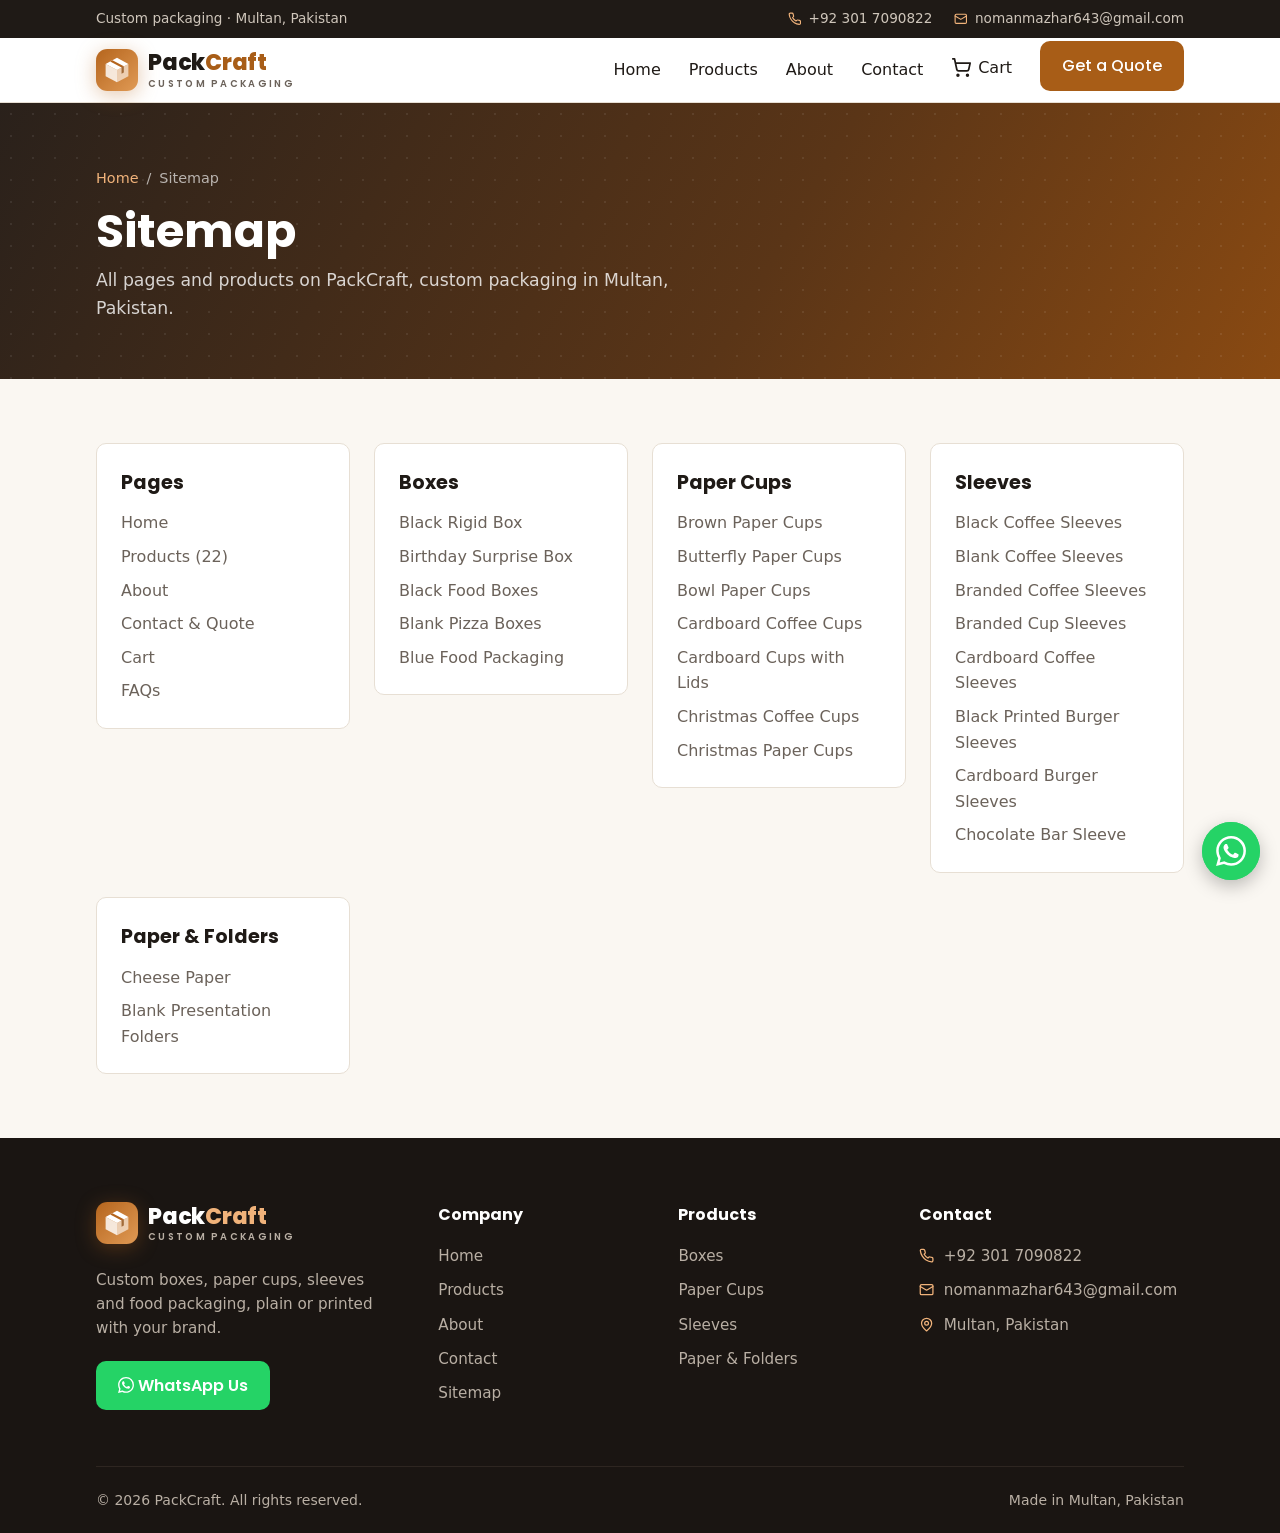
<file: sitemap.html>
<!DOCTYPE html>
<html lang="en">
<head>
  <meta charset="UTF-8">
  <meta name="viewport" content="width=device-width, initial-scale=1.0">
  <title>Sitemap | PackCraft, Multan, Pakistan</title>
  <meta name="description" content="Sitemap of PackCraft: all pages, product categories and packaging products in Multan, Pakistan.">
  <meta name="theme-color" content="#b5651d">
  <link rel="canonical" href="https://packaging-website-lilac.vercel.app/sitemap.html">
  <link rel="icon" href="favicon.svg" type="image/svg+xml">
  <meta property="og:type" content="website">
  <meta property="og:site_name" content="PackCraft">
  <meta property="og:title" content="Sitemap | PackCraft, Multan, Pakistan">
  <meta property="og:description" content="Sitemap of PackCraft: all pages, product categories and packaging products in Multan, Pakistan.">
  <meta property="og:url" content="https://packaging-website-lilac.vercel.app/sitemap.html">
  <meta property="og:image" content="https://packaging-website-lilac.vercel.app/images/black%20rigid%20box/1.jpg">
  <meta name="twitter:card" content="summary_large_image">
  <link rel="preload" href="fonts/poppins-700-latin.woff2" as="font" type="font/woff2" crossorigin>
  <link rel="stylesheet" href="css/style.css">
  <script type="application/ld+json">
{
    "@context":  "https://schema.org",
    "@type":  "BreadcrumbList",
    "itemListElement":  [
                            {
                                "@type":  "ListItem",
                                "position":  1,
                                "name":  "Home",
                                "item":  "https://packaging-website-lilac.vercel.app/"
                            },
                            {
                                "@type":  "ListItem",
                                "position":  2,
                                "name":  "Sitemap",
                                "item":  "https://packaging-website-lilac.vercel.app/sitemap.html"
                            }
                        ]
}
  </script>
</head>
<body>
  <svg class="sprite" aria-hidden="true" focusable="false">
    <symbol id="i-phone" viewBox="0 0 24 24"><path d="M22 16.92v3a2 2 0 0 1-2.18 2 19.79 19.79 0 0 1-8.63-3.07 19.5 19.5 0 0 1-6-6 19.79 19.79 0 0 1-3.07-8.67A2 2 0 0 1 4.11 2h3a2 2 0 0 1 2 1.72 12.84 12.84 0 0 0 .7 2.81 2 2 0 0 1-.45 2.11L8.09 9.91a16 16 0 0 0 6 6l1.27-1.27a2 2 0 0 1 2.11-.45 12.84 12.84 0 0 0 2.81.7A2 2 0 0 1 22 16.92z"/></symbol>
    <symbol id="i-mail" viewBox="0 0 24 24"><rect x="2" y="4" width="20" height="16" rx="2"/><path d="m22 7-10 6L2 7"/></symbol>
    <symbol id="i-pin" viewBox="0 0 24 24"><path d="M20 10c0 6-8 12-8 12s-8-6-8-12a8 8 0 0 1 16 0Z"/><circle cx="12" cy="10" r="3"/></symbol>
    <symbol id="i-whatsapp" viewBox="0 0 24 24"><path fill="currentColor" stroke="none" d="M17.472 14.382c-.297-.149-1.758-.867-2.03-.967-.273-.099-.471-.148-.67.15-.197.297-.767.966-.94 1.164-.173.199-.347.223-.644.075-.297-.15-1.255-.463-2.39-1.475-.883-.788-1.48-1.761-1.653-2.059-.173-.297-.018-.458.13-.606.134-.133.298-.347.446-.52.149-.174.198-.298.298-.497.099-.198.05-.371-.025-.52-.075-.149-.669-1.612-.916-2.207-.242-.579-.487-.5-.669-.51-.173-.008-.371-.01-.57-.01-.198 0-.52.074-.792.372-.272.297-1.04 1.016-1.04 2.479 0 1.462 1.065 2.875 1.213 3.074.149.198 2.096 3.2 5.077 4.487.709.306 1.262.489 1.694.625.712.227 1.36.195 1.871.118.571-.085 1.758-.719 2.006-1.413.248-.694.248-1.289.173-1.413-.074-.124-.272-.198-.57-.347m-5.421 7.403h-.004a9.87 9.87 0 01-5.031-1.378l-.361-.214-3.741.982.998-3.648-.235-.374a9.86 9.86 0 01-1.51-5.26c.001-5.45 4.436-9.884 9.888-9.884 2.64 0 5.122 1.03 6.988 2.898a9.825 9.825 0 012.893 6.994c-.003 5.45-4.437 9.884-9.885 9.884m8.413-18.297A11.815 11.815 0 0012.05 0C5.495 0 .16 5.335.157 11.892c0 2.096.547 4.142 1.588 5.945L.057 24l6.305-1.654a11.882 11.882 0 005.683 1.448h.005c6.554 0 11.89-5.335 11.893-11.893a11.821 11.821 0 00-3.48-8.413z"/></symbol>
    <symbol id="i-box" viewBox="0 0 24 24"><path d="m7.5 4.27 9 5.15"/><path d="M21 8a2 2 0 0 0-1-1.73l-7-4a2 2 0 0 0-2 0l-7 4A2 2 0 0 0 3 8v8a2 2 0 0 0 1 1.73l7 4a2 2 0 0 0 2 0l7-4A2 2 0 0 0 21 16Z"/><path d="m3.3 7 8.7 5 8.7-5"/><path d="M12 22V12"/></symbol>
    <symbol id="i-palette" viewBox="0 0 24 24"><circle cx="13.5" cy="6.5" r="1.5"/><circle cx="17.5" cy="10.5" r="1.5"/><circle cx="8.5" cy="7.5" r="1.5"/><circle cx="6.5" cy="12.5" r="1.5"/><path d="M12 2C6.5 2 2 6.5 2 12s4.5 10 10 10c.926 0 1.648-.746 1.648-1.688 0-.437-.18-.835-.437-1.125-.29-.289-.438-.652-.438-1.125a1.64 1.64 0 0 1 1.668-1.668h1.996c3.051 0 5.555-2.503 5.555-5.554C21.965 6.012 17.461 2 12 2z"/></symbol>
    <symbol id="i-ruler" viewBox="0 0 24 24"><path d="M21.3 15.3a2.4 2.4 0 0 1 0 3.4l-2.6 2.6a2.4 2.4 0 0 1-3.4 0L2.7 8.7a2.41 2.41 0 0 1 0-3.4l2.6-2.6a2.41 2.41 0 0 1 3.4 0Z"/><path d="m14.5 12.5 2-2"/><path d="m11.5 9.5 2-2"/><path d="m8.5 6.5 2-2"/><path d="m17.5 15.5 2-2"/></symbol>
    <symbol id="i-leaf" viewBox="0 0 24 24"><path d="M11 20A7 7 0 0 1 9.8 6.1C15.5 5 17 4.48 19 2c1 2 2 4.18 2 8 0 5.5-4.78 10-10 10Z"/><path d="M2 21c0-3 1.85-5.36 5.08-6C9.5 14.52 12 13 13 12"/></symbol>
    <symbol id="i-chat" viewBox="0 0 24 24"><path d="M7.9 20A9 9 0 1 0 4 16.1L2 22Z"/></symbol>
    <symbol id="i-check" viewBox="0 0 24 24"><path d="M20 6 9 17l-5-5"/></symbol>
    <symbol id="i-cart" viewBox="0 0 24 24"><circle cx="8" cy="21" r="1"/><circle cx="19" cy="21" r="1"/><path d="M2.05 2.05h2l2.66 12.42a2 2 0 0 0 2 1.58h9.78a2 2 0 0 0 1.95-1.57l1.65-7.43H5.12"/></symbol>
    <symbol id="i-trash" viewBox="0 0 24 24"><path d="M3 6h18"/><path d="M19 6v14c0 1-1 2-2 2H7c-1 0-2-1-2-2V6"/><path d="M8 6V4c0-1 1-2 2-2h4c1 0 2 1 2 2v2"/></symbol>
    <symbol id="i-cash" viewBox="0 0 24 24"><rect width="20" height="12" x="2" y="6" rx="2"/><circle cx="12" cy="12" r="2"/><path d="M6 12h.01M18 12h.01"/></symbol>
    <defs><linearGradient id="pc-logo-gradient" x1="0" y1="0" x2="1" y2="1"><stop offset="0" stop-color="#b5651d"/><stop offset="1" stop-color="#e09a55"/></linearGradient></defs>
    <symbol id="logo-mark" viewBox="0 0 48 48"><rect width="48" height="48" rx="13" fill="url(#pc-logo-gradient)"/><polygon points="24,10 37,17 24,24 11,17" fill="#fff"/><polygon points="11,17 24,24 24,38 11,31" fill="#fff" fill-opacity=".82"/><polygon points="24,24 37,17 37,31 24,38" fill="#fff" fill-opacity=".6"/><polygon points="16.2,14.2 18.8,12.8 31.8,19.8 29.2,21.2" fill="#b5651d"/><polygon points="29.2,21.2 31.8,19.8 31.8,26.8 29.2,28.2" fill="#8a4a12" fill-opacity=".75"/></symbol>
    <symbol id="i-search" viewBox="0 0 24 24"><circle cx="11" cy="11" r="8"/><path d="m21 21-4.3-4.3"/></symbol>
    <symbol id="i-coffee" viewBox="0 0 24 24"><path d="M10 2v2"/><path d="M14 2v2"/><path d="M16 8a1 1 0 0 1 1 1v8a4 4 0 0 1-4 4H7a4 4 0 0 1-4-4V9a1 1 0 0 1 1-1h14a4 4 0 1 1 0 8h-1"/><path d="M6 2v2"/></symbol>
    <symbol id="i-utensils" viewBox="0 0 24 24"><path d="M3 2v7c0 1.1.9 2 2 2h4a2 2 0 0 0 2-2V2"/><path d="M7 2v20"/><path d="M21 15V2a5 5 0 0 0-5 5v6c0 1.1.9 2 2 2h3Zm0 0v7"/></symbol>
    <symbol id="i-cake" viewBox="0 0 24 24"><path d="M20 21v-8a2 2 0 0 0-2-2H6a2 2 0 0 0-2 2v8"/><path d="M4 16s.5-1 2-1 2.5 2 4 2 2.5-2 4-2 2.5 2 4 2 2-1 2-1"/><path d="M2 21h20"/><path d="M7 8v3"/><path d="M12 8v3"/><path d="M17 8v3"/><path d="M7 4h.01"/><path d="M12 4h.01"/><path d="M17 4h.01"/></symbol>
    <symbol id="i-gift" viewBox="0 0 24 24"><rect x="3" y="8" width="18" height="4" rx="1"/><path d="M12 8v13"/><path d="M19 12v7a2 2 0 0 1-2 2H7a2 2 0 0 1-2-2v-7"/><path d="M7.5 8a2.5 2.5 0 0 1 0-5A4.8 8 0 0 1 12 8a4.8 8 0 0 1 4.5-5 2.5 2.5 0 0 1 0 5"/></symbol>
  </svg>
  <div class="topbar">
    <div class="container">
      <span class="topbar-tagline">Custom packaging &middot; Multan, Pakistan</span>
      <div class="topbar-links">
        <a href="tel:+923017090822"><svg class="i"><use href="#i-phone"/></svg>+92 301 7090822</a>
        <a href="mailto:nomanmazhar643@gmail.com"><svg class="i"><use href="#i-mail"/></svg>nomanmazhar643@gmail.com</a>
      </div>
    </div>
  </div>

  <header class="site-header">
    <div class="container">
      <a href="index.html" class="logo"><svg class="logo-mark" viewBox="0 0 48 48" aria-hidden="true"><use href="#logo-mark"/></svg><span class="logo-text"><b>Pack<span>Craft</span></b><small>Custom Packaging</small></span></a>
      <button class="nav-toggle" aria-label="Toggle menu">&#9776;</button>
      <ul class="nav">
        <li><a href="index.html">Home</a></li>
        <li><a href="products.html">Products</a></li>
        <li><a href="about.html">About</a></li>
        <li><a href="contact.html">Contact</a></li>
        <li class="nav-cart"><a href="cart.html" aria-label="Cart"><svg class="i"><use href="#i-cart"/></svg>Cart <span class="cart-count" hidden>0</span></a></li>
        <li class="nav-cta"><a href="contact.html" class="btn btn-sm">Get a Quote</a></li>
      </ul>
    </div>
  </header>

  <main>
    <section class="page-hero">
      <div class="container">
        <nav class="breadcrumb" aria-label="Breadcrumb"><a href="index.html">Home</a><span>/</span><span>Sitemap</span></nav>
        <h1>Sitemap</h1>
        <p>All pages and products on PackCraft, custom packaging in Multan, Pakistan.</p>
      </div>
    </section>

    <section>
      <div class="container sitemap-grid">
        <div class="card">
          <h2>Pages</h2>
          <ul class="sitemap-list">
            <li><a href="index.html">Home</a></li>
            <li><a href="products.html">Products (22)</a></li>
            <li><a href="about.html">About</a></li>
            <li><a href="contact.html">Contact &amp; Quote</a></li>
            <li><a href="cart.html">Cart</a></li>
            <li><a href="index.html#faq">FAQs</a></li>
          </ul>
        </div>
        <div class="card">
          <h2><a href="products.html?cat=boxes">Boxes</a></h2>
          <ul class="sitemap-list">
            <li><a href="contact.html?product=black-rigid-box">Black Rigid Box</a></li>
            <li><a href="contact.html?product=birthday-surprise-box">Birthday Surprise Box</a></li>
            <li><a href="contact.html?product=black-food-boxes">Black Food Boxes</a></li>
            <li><a href="contact.html?product=blank-pizza-boxes">Blank Pizza Boxes</a></li>
            <li><a href="contact.html?product=blue-food-packaging">Blue Food Packaging</a></li>
          </ul>
        </div>
        <div class="card">
          <h2><a href="products.html?cat=cups">Paper Cups</a></h2>
          <ul class="sitemap-list">
            <li><a href="contact.html?product=brown-paper-cups">Brown Paper Cups</a></li>
            <li><a href="contact.html?product=butterfly-paper-cups">Butterfly Paper Cups</a></li>
            <li><a href="contact.html?product=bowl-paper-cups">Bowl Paper Cups</a></li>
            <li><a href="contact.html?product=cardboard-coffee-cups">Cardboard Coffee Cups</a></li>
            <li><a href="contact.html?product=cardboard-cups-with-lids">Cardboard Cups with Lids</a></li>
            <li><a href="contact.html?product=christmas-coffee-cups">Christmas Coffee Cups</a></li>
            <li><a href="contact.html?product=christmas-paper-cups">Christmas Paper Cups</a></li>
          </ul>
        </div>
        <div class="card">
          <h2><a href="products.html?cat=sleeves">Sleeves</a></h2>
          <ul class="sitemap-list">
            <li><a href="contact.html?product=black-coffee-sleeves">Black Coffee Sleeves</a></li>
            <li><a href="contact.html?product=blank-coffee-sleeves">Blank Coffee Sleeves</a></li>
            <li><a href="contact.html?product=branded-coffee-sleeves">Branded Coffee Sleeves</a></li>
            <li><a href="contact.html?product=branded-cup-sleeves">Branded Cup Sleeves</a></li>
            <li><a href="contact.html?product=cardboard-coffee-sleeves">Cardboard Coffee Sleeves</a></li>
            <li><a href="contact.html?product=black-burger-sleeves">Black Printed Burger Sleeves</a></li>
            <li><a href="contact.html?product=cardboard-burger-sleeves">Cardboard Burger Sleeves</a></li>
            <li><a href="contact.html?product=chocolate-bar-sleeve">Chocolate Bar Sleeve</a></li>
          </ul>
        </div>
        <div class="card">
          <h2><a href="products.html?cat=paper">Paper &amp; Folders</a></h2>
          <ul class="sitemap-list">
            <li><a href="contact.html?product=cheese-paper">Cheese Paper</a></li>
            <li><a href="contact.html?product=presentation-folders">Blank Presentation Folders</a></li>
          </ul>
        </div>
      </div>
    </section>
  </main>

  <footer class="site-footer">
    <div class="container">
      <div class="footer-grid">
        <div class="footer-brand">
          <a href="index.html" class="logo logo-light"><svg class="logo-mark" viewBox="0 0 48 48" aria-hidden="true"><use href="#logo-mark"/></svg><span class="logo-text"><b>Pack<span>Craft</span></b><small>Custom Packaging</small></span></a>
          <p>Custom boxes, paper cups, sleeves and food packaging, plain or printed with your brand.</p>
          <a href="https://wa.me/923017090822" target="_blank" rel="noopener noreferrer" class="btn btn-whatsapp btn-sm"><svg class="i"><use href="#i-whatsapp"/></svg> WhatsApp Us</a>
        </div>
        <div>
          <h3>Company</h3>
          <ul><li><a href="index.html">Home</a></li><li><a href="products.html">Products</a></li><li><a href="about.html">About</a></li><li><a href="contact.html">Contact</a></li><li><a href="sitemap.html">Sitemap</a></li></ul>
        </div>
        <div>
          <h3>Products</h3>
          <ul><li><a href="products.html?cat=boxes">Boxes</a></li><li><a href="products.html?cat=cups">Paper Cups</a></li><li><a href="products.html?cat=sleeves">Sleeves</a></li><li><a href="products.html?cat=paper">Paper &amp; Folders</a></li></ul>
        </div>
        <div>
          <h3>Contact</h3>
          <ul class="footer-contact">
            <li><svg class="i"><use href="#i-phone"/></svg><a href="tel:+923017090822">+92 301 7090822</a></li>
            <li><svg class="i"><use href="#i-mail"/></svg><a href="mailto:nomanmazhar643@gmail.com">nomanmazhar643@gmail.com</a></li>
            <li><svg class="i"><use href="#i-pin"/></svg><span>Multan, Pakistan</span></li>
          </ul>
        </div>
      </div>
      <div class="footer-bottom">
        <p>&copy; <span id="year"></span> PackCraft. All rights reserved.</p>
        <p>Made in Multan, Pakistan</p>
      </div>
    </div>
  </footer>
  <a class="whatsapp-float" href="https://wa.me/923017090822" target="_blank" rel="noopener noreferrer" aria-label="Chat with us on WhatsApp">
    <svg class="i" width="30" height="30" aria-hidden="true"><use href="#i-whatsapp"/></svg>
  </a>
  <script src="js/main.js"></script>
</body>
</html>
</file>
<file: css/style.css>
/* Poppins, self-hosted (SIL Open Font License) */
@font-face { font-family: "Poppins"; font-style: normal; font-weight: 500; font-display: swap; src: url("../fonts/poppins-500-latin.woff2") format("woff2"); unicode-range: U+0000-00FF, U+0131, U+0152-0153, U+02BB-02BC, U+02C6, U+02DA, U+02DC, U+0304, U+0308, U+0329, U+2000-206F, U+20AC, U+2122, U+2191, U+2193, U+2212, U+2215, U+FEFF, U+FFFD; }
@font-face { font-family: "Poppins"; font-style: normal; font-weight: 600; font-display: swap; src: url("../fonts/poppins-600-latin.woff2") format("woff2"); unicode-range: U+0000-00FF, U+0131, U+0152-0153, U+02BB-02BC, U+02C6, U+02DA, U+02DC, U+0304, U+0308, U+0329, U+2000-206F, U+20AC, U+2122, U+2191, U+2193, U+2212, U+2215, U+FEFF, U+FFFD; }
@font-face { font-family: "Poppins"; font-style: normal; font-weight: 700; font-display: swap; src: url("../fonts/poppins-700-latin.woff2") format("woff2"); unicode-range: U+0000-00FF, U+0131, U+0152-0153, U+02BB-02BC, U+02C6, U+02DA, U+02DC, U+0304, U+0308, U+0329, U+2000-206F, U+20AC, U+2122, U+2191, U+2193, U+2212, U+2215, U+FEFF, U+FFFD; }
@font-face { font-family: "Poppins"; font-style: normal; font-weight: 800; font-display: swap; src: url("../fonts/poppins-800-latin.woff2") format("woff2"); unicode-range: U+0000-00FF, U+0131, U+0152-0153, U+02BB-02BC, U+02C6, U+02DA, U+02DC, U+0304, U+0308, U+0329, U+2000-206F, U+20AC, U+2122, U+2191, U+2193, U+2212, U+2215, U+FEFF, U+FFFD; }

:root {
  --brand: #a85d17;
  --brand-dark: #8a4a12;
  --brand-text: #8a4a12;
  --ink: #1f1a16;
  --muted: #6b625a;
  --bg: #faf7f2;
  --card: #ffffff;
  --line: #e7dfd4;
  --radius: 10px;
  --max: 1120px;
}

* { box-sizing: border-box; margin: 0; padding: 0; }
[hidden] { display: none !important; }

body {
  font-family: system-ui, -apple-system, "Segoe UI", Roboto, sans-serif;
  color: var(--ink);
  background: var(--bg);
  line-height: 1.6;
}

h1, h2, h3, h4, .logo, .btn, .badge, .eyebrow { font-family: "Poppins", system-ui, -apple-system, "Segoe UI", Roboto, sans-serif; }

img { max-width: 100%; height: auto; display: block; }
a { color: var(--brand-text); text-decoration: none; }
a:hover { color: var(--brand-dark); }

.container { max-width: var(--max); margin: 0 auto; padding: 0 16px; }

/* Line icons (inline SVG sprite at the top of each page) */
.i {
  width: 1em; height: 1em; flex-shrink: 0; vertical-align: -.125em;
  fill: none; stroke: currentColor; stroke-width: 2; stroke-linecap: round; stroke-linejoin: round;
}

/* Top contact bar */
.topbar { background: var(--ink); color: #cfc6bb; font-size: .85rem; }
.topbar .container {
  display: flex; gap: 24px; align-items: center; justify-content: space-between;
  min-height: 38px; flex-wrap: wrap;
}
.topbar-links { display: flex; gap: 22px; flex-wrap: wrap; }
.topbar a, .topbar span { color: #cfc6bb; display: inline-flex; align-items: center; gap: 7px; }
.topbar a:hover { color: #fff; }
.topbar .i { color: #f0b27a; }
@media (max-width: 720px) {
  .topbar .container { justify-content: center; padding-top: 6px; padding-bottom: 6px; }
  .topbar-tagline, .topbar-address { display: none !important; }
}

/* Header */
.site-header {
  background: var(--card);
  border-bottom: 1px solid var(--line);
  position: sticky; top: 0; z-index: 10;
}
.site-header .container {
  display: flex; align-items: center; justify-content: space-between;
  height: 64px;
}
.logo { font-weight: 800; font-size: 1.35rem; color: var(--ink); display: inline-flex; align-items: center; gap: 10px; }
.logo:hover { color: var(--ink); }
.logo .logo-mark { width: 42px; height: 42px; flex-shrink: 0; filter: drop-shadow(0 4px 10px rgba(181,101,29,.35)); }
.logo-text { display: flex; flex-direction: column; line-height: 1.05; }
.logo-text b { font-weight: 800; font-size: 1.38rem; letter-spacing: -.01em; }
.logo-text b span { color: var(--brand); }
.logo-text small {
  font-family: "Poppins", system-ui, sans-serif; font-size: .6rem; font-weight: 600;
  letter-spacing: .24em; text-transform: uppercase; color: var(--muted); margin-top: 4px;
}
.logo-light, .logo-light:hover, .site-footer .logo-light, .site-footer .logo-light:hover { color: #fff; }
.logo-light .logo-text b span { color: #f0b27a; }
.logo-light .logo-text small { color: #b9afa4; }
.nav { display: flex; gap: 28px; list-style: none; align-items: center; }
.nav a { color: var(--ink); font-weight: 500; position: relative; }
.nav a:not(.btn)::after {
  content: ""; position: absolute; left: 0; right: 0; bottom: -6px; height: 2px;
  background: var(--brand); transform: scaleX(0); transition: transform .25s;
}
.nav a:not(.btn):hover::after, .nav a.active:not(.btn)::after { transform: scaleX(1); }
.nav a.active, .nav a:hover { color: var(--brand-text); }
.nav .btn, .nav .btn.active, .nav .btn:hover { color: #fff; }
.btn-sm { padding: 9px 18px; font-size: .92rem; }
.nav-toggle {
  display: none; background: none; border: 0; font-size: 1.6rem; cursor: pointer;
}

@media (max-width: 720px) {
  .nav-toggle { display: block; }
  .nav {
    display: none; position: absolute; top: 64px; left: 0; right: 0;
    flex-direction: column; gap: 0; background: var(--card);
    border-bottom: 1px solid var(--line);
  }
  .nav.open { display: flex; }
  .nav a { display: block; padding: 14px 16px; }
  .nav a:not(.btn)::after { display: none; }
  .nav .nav-cta { padding: 8px 16px 16px; }
  .nav .nav-cta .btn { display: block; text-align: center; }
}

/* Buttons */
.btn {
  display: inline-block; padding: 12px 22px; border-radius: var(--radius);
  background: var(--brand); color: #fff; font-weight: 600; border: 0; cursor: pointer;
  font-size: 1rem;
}
.btn:hover { background: var(--brand-dark); color: #fff; }
.btn-outline { background: transparent; color: var(--brand); border: 2px solid var(--brand); }
.btn-outline:hover { background: var(--brand); color: #fff; }

/* Hero */
.hero { padding: 80px 0; background: linear-gradient(135deg, #f3e6d6, var(--bg)); }
.hero h1 { font-size: clamp(2rem, 5vw, 3.2rem); line-height: 1.15; max-width: 720px; }
.hero p { font-size: 1.15rem; color: var(--muted); margin: 16px 0 28px; max-width: 600px; }
.hero .actions { display: flex; gap: 12px; flex-wrap: wrap; }

/* Homepage banner slider */
/* All slides share one grid cell, so the banner is as tall as the tallest slide and every slide fills it */
.banner { position: relative; overflow: hidden; min-height: 540px; display: grid; padding: 0; }
.slide {
  grid-area: 1 / 1; position: relative; display: flex; align-items: center; overflow: hidden;
  background: linear-gradient(120deg, var(--from), var(--to));
  opacity: 0; visibility: hidden; transition: opacity .7s ease, visibility .7s;
}
.slide.active { opacity: 1; visibility: visible; }
.slide-warm { --from: #f6e7d4; --to: #e7c49b; }
.slide-green { --from: #e4f0e4; --to: #b7d7b7; }
.slide-peach { --from: #fbe4dc; --to: #f1b49f; }
.sprite { position: absolute; width: 0; height: 0; overflow: hidden; }
.pt-0 { padding-top: 0; }
.slide-inner {
  display: grid; grid-template-columns: 1.4fr 1fr; align-items: center; gap: 32px;
  padding-top: 64px; padding-bottom: 72px; width: 100%;
}
.slide-text h1, .slide-text h2 {
  font-size: clamp(1.9rem, 4.5vw, 3rem); line-height: 1.15; max-width: 640px;
}
.slide-text p { font-size: 1.1rem; color: #4a423b; margin: 16px 0 28px; max-width: 560px; }
.slide-text .actions { display: flex; gap: 12px; flex-wrap: wrap; }
.badge {
  display: inline-block; background: var(--ink); color: #fff; font-size: .8rem;
  font-weight: 600; padding: 5px 12px; border-radius: 999px; margin-bottom: 14px;
  letter-spacing: .04em; text-transform: uppercase;
}
.slide-art { text-align: center; }
.highlight {
  color: var(--brand-dark);
  background: linear-gradient(transparent 62%, rgba(255,255,255,.65) 62%);
}
.chips { display: flex; flex-wrap: wrap; gap: 8px; list-style: none; margin-top: 22px; }
.chips li {
  background: rgba(255,255,255,.7); border-radius: 999px; padding: 6px 14px;
  font-size: .9rem; font-weight: 600; color: var(--ink);
}

/* Photo collage inside banner slides */
.collage { position: relative; width: 100%; max-width: 440px; aspect-ratio: 1; margin: 0 auto; }
.collage img {
  position: absolute; aspect-ratio: 1; object-fit: cover;
  border-radius: 20px; border: 6px solid #fff;
  box-shadow: 0 22px 40px rgba(31,26,22,.22);
}
.collage .c1 { width: 64%; top: 0; left: 0; z-index: 1; }
.collage .c2 { width: 46%; top: 14%; right: 0; z-index: 2; }
.collage .c3 { width: 44%; bottom: 0; left: 26%; z-index: 3; }
.slide.active .collage img { animation: float 5s ease-in-out infinite; }
.slide.active .collage .c2 { animation-delay: -1.6s; }
.slide.active .collage .c3 { animation-delay: -3.2s; }
.product-card .thumb { height: 240px; background: #fff; overflow: hidden; }
.product-card .thumb img { width: 100%; height: 100%; object-fit: cover; transition: transform .4s; }
.product-card:hover .thumb img { transform: scale(1.06); }
.split .visual { overflow: hidden; }
.split .visual img { width: 100%; height: 100%; object-fit: cover; }
@keyframes float { 50% { transform: translateY(-12px); } }

.banner-arrow {
  position: absolute; top: 50%; transform: translateY(-50%);
  width: 44px; height: 44px; border-radius: 50%; border: 0; cursor: pointer;
  background: rgba(255,255,255,.75); font-size: 1.1rem; color: var(--ink);
}
.banner-arrow:hover { background: #fff; }
.banner-arrow.prev { left: 16px; }
.banner-arrow.next { right: 16px; }
.banner-dots {
  position: absolute; bottom: 20px; left: 0; right: 0;
  display: flex; justify-content: center; gap: 10px;
}
.banner-dots button {
  width: 11px; height: 11px; border-radius: 50%; border: 0; cursor: pointer;
  background: rgba(31,26,22,.3); padding: 0;
}
.banner-dots button.active { background: var(--ink); width: 28px; border-radius: 999px; }

@media (max-width: 720px) {
  .slide-inner { grid-template-columns: 1fr; text-align: center; padding-top: 40px; }
  .slide-text p { margin-left: auto; margin-right: auto; }
  .slide-text .actions { justify-content: center; }
  .slide-art { order: -1; }
  .collage { max-width: 280px; }
  .chips { justify-content: center; }
  .banner-arrow { display: none; }
}

/* Scrolling product-range strip */
.marquee { background: var(--ink); color: #f0b27a; overflow: hidden; padding: 14px 0; }
.marquee-track { display: flex; width: max-content; animation: marquee 32s linear infinite; }
.marquee span {
  font-family: "Poppins", system-ui, sans-serif; font-weight: 600; font-size: 1.05rem;
  white-space: nowrap; padding: 0 22px;
}
.marquee span::after { content: "✦"; margin-left: 44px; color: #6b625a; }
@keyframes marquee { to { transform: translateX(-50%); } }

/* Homepage section heads */
.section-head { text-align: center; max-width: 640px; margin: 0 auto 36px; }
.section-head .section-sub { margin-bottom: 0; }
.eyebrow {
  display: inline-block; color: var(--brand-text); font-weight: 600; font-size: .85rem;
  letter-spacing: .08em; text-transform: uppercase; margin-bottom: 6px;
}
.center-link { text-align: center; margin-top: 36px; }

/* Category tiles */
.categories { display: grid; gap: 20px; grid-template-columns: repeat(auto-fit, minmax(230px, 1fr)); }
.category {
  position: relative; display: block; aspect-ratio: 4 / 5; border-radius: 18px;
  overflow: hidden; color: #fff; box-shadow: 0 10px 28px rgba(31,26,22,.12);
}
.category img { width: 100%; height: 100%; object-fit: cover; transition: transform .5s; }
.category::after {
  content: ""; position: absolute; inset: 0;
  background: linear-gradient(to top, rgba(20,15,10,.82), rgba(20,15,10,0) 55%);
}
.category-label { position: absolute; left: 20px; right: 20px; bottom: 18px; z-index: 1; }
.category-label strong { display: block; font-family: "Poppins", system-ui, sans-serif; font-size: 1.35rem; }
.category-label small { font-size: .9rem; opacity: .85; }
.category:hover { color: #fff; }
.category:hover img { transform: scale(1.08); }
@media (max-width: 560px) {
  .categories { grid-template-columns: 1fr 1fr; gap: 12px; }
  .category { aspect-ratio: 3 / 4; border-radius: 14px; }
  .category-label { left: 12px; right: 12px; bottom: 12px; }
  .category-label strong { font-size: 1.05rem; }
}

/* Feature cards */
.features { background: #f3e9dc; }
.feature { text-align: center; border: 0; box-shadow: 0 8px 24px rgba(31,26,22,.06); transition: transform .25s; }
.feature:hover { transform: translateY(-6px); }
.feature .icon {
  width: 64px; height: 64px; margin: 0 auto 14px; border-radius: 18px;
  display: grid; place-items: center; font-size: 1.7rem; color: var(--brand);
  background: linear-gradient(135deg, #fdf0e2, #f7dcc0);
}

/* Products toolbar: filters + search */
.toolbar { display: flex; justify-content: space-between; align-items: center; gap: 16px; flex-wrap: wrap; margin-bottom: 12px; }
.toolbar .filters { margin-bottom: 0; }
.search {
  display: flex; align-items: center; gap: 8px; background: #fff; border: 1px solid var(--line);
  border-radius: 999px; padding: 0 16px; min-width: 260px; color: var(--muted);
}
.search input { border: 0; margin: 0; padding: 10px 0; background: transparent; outline: none; }
.search:focus-within { border-color: var(--brand); box-shadow: 0 0 0 3px rgba(181,101,29,.15); }
.result-count { color: var(--muted); font-size: .92rem; margin-bottom: 20px; }
.no-results { text-align: center; padding: 40px 16px; color: var(--muted); }
@media (max-width: 560px) { .search { min-width: 0; width: 100%; } }

/* About page */
.audience { display: grid; gap: 20px; grid-template-columns: repeat(auto-fit, minmax(220px, 1fr)); }
.audience .card { text-align: center; }
.audience .icon { font-size: 1.7rem; color: var(--brand); margin-bottom: 10px; }
.offer-list { list-style: none; display: grid; gap: 12px; margin-top: 20px; }
.offer-list li { display: flex; gap: 10px; align-items: flex-start; }
.offer-list .i { color: var(--brand); margin-top: 5px; }
.offer-list a { font-weight: 600; }
.about-photos { display: grid; grid-template-columns: 1fr 1fr; gap: 14px; }
.about-photos img { width: 100%; aspect-ratio: 1; object-fit: cover; border-radius: 16px; box-shadow: 0 10px 26px rgba(31,26,22,.12); }
.about-photos img:first-child { grid-row: span 2; aspect-ratio: auto; height: 100%; }

/* Contact page */
.form-card h2 { font-size: 1.5rem; margin-bottom: 6px; }
.form-card > p { color: var(--muted); margin-bottom: 22px; }
.contact-cards { display: grid; gap: 14px; align-content: start; }
.contact-card {
  display: flex; gap: 14px; align-items: center; padding: 18px 20px;
  background: #fff; border: 1px solid var(--line); border-radius: 14px; color: var(--ink);
  transition: transform .2s, box-shadow .2s;
}
a.contact-card:hover { color: var(--ink); transform: translateY(-3px); box-shadow: 0 10px 24px rgba(31,26,22,.08); }
.contact-card .icon {
  width: 46px; height: 46px; border-radius: 12px; display: grid; place-items: center;
  font-size: 1.3rem; color: var(--brand); background: #fbe9d4; flex-shrink: 0;
}
.contact-card strong { display: block; }
.contact-card small { color: var(--muted); font-size: .9rem; word-break: break-word; }
.contact-card.whatsapp { background: #25d366; border-color: #25d366; color: #fff; }
.contact-card.whatsapp:hover { color: #fff; }
.contact-card.whatsapp .icon { background: rgba(255,255,255,.2); color: #fff; }
.contact-card.whatsapp small { color: rgba(255,255,255,.9); }
.map { border-radius: 18px; overflow: hidden; border: 1px solid var(--line); height: 360px; }
.map iframe { width: 100%; height: 100%; border: 0; display: block; }

/* ---------- Cart & ordering ---------- */
.nav-cart a { display: inline-flex; align-items: center; gap: 6px; }
.nav-cart .i { font-size: 1.3rem; }
.cart-count {
  min-width: 20px; height: 20px; padding: 0 6px; border-radius: 999px;
  background: var(--brand); color: #fff; font-size: .75rem; font-weight: 700;
  display: inline-grid; place-items: center; line-height: 1;
}
.cart-count.bump { animation: pop .4s ease; }

.buy-row { display: flex; gap: 8px; }
.qty-input { width: 90px; margin: 0; text-align: center; }
.qty-input.invalid { border-color: #d64545; animation: shake .35s; }
.buy-row .btn { flex: 1; }
.quote-link { display: inline-block; margin-top: 10px; font-size: .9rem; font-weight: 600; }
@keyframes shake { 25% { transform: translateX(-4px); } 75% { transform: translateX(4px); } }

.toast {
  position: fixed; left: 50%; bottom: 24px; z-index: 60; transform: translate(-50%, 140%);
  background: var(--ink); color: #fff; padding: 12px 18px; border-radius: 12px;
  display: flex; gap: 14px; align-items: center; box-shadow: 0 12px 30px rgba(0,0,0,.25);
  transition: transform .35s cubic-bezier(.2,.7,.2,1);
}
.toast.show { transform: translate(-50%, 0); }
.toast a { color: #f0b27a; font-weight: 600; }

.order-steps {
  list-style: none; display: grid; gap: 12px; grid-template-columns: repeat(auto-fit, minmax(200px, 1fr));
  margin-bottom: 28px;
}
.order-steps li {
  display: flex; gap: 10px; align-items: center; background: #fff; border: 1px solid var(--line);
  border-radius: 12px; padding: 12px 14px; font-weight: 600; font-size: .95rem;
}
.order-steps span {
  width: 28px; height: 28px; border-radius: 50%; display: grid; place-items: center; flex-shrink: 0;
  background: var(--brand); color: #fff; font-size: .85rem;
}

.cart-layout { display: grid; gap: 28px; grid-template-columns: 1.2fr 1fr; align-items: start; }
@media (max-width: 900px) { .cart-layout { grid-template-columns: 1fr; } }
.cart-items-head { display: flex; justify-content: space-between; align-items: baseline; margin-bottom: 8px; }
.cart-items-head h2, .checkout h2 { font-size: 1.4rem; }
.cart-items-head .quote-link { margin-top: 0; }
.cart-list { list-style: none; }
.cart-item {
  display: grid; grid-template-columns: 72px 1fr auto auto; gap: 14px; align-items: center;
  padding: 14px 0; border-bottom: 1px solid var(--line);
}
.cart-item:last-child { border-bottom: 0; }
.cart-item img { width: 72px; height: 72px; object-fit: cover; border-radius: 10px; }
.cart-item h3 { font-size: 1rem; margin: 0; }
.cart-item small { color: var(--muted); }
.cart-item .qty-input { width: 84px; }
.remove-btn {
  background: none; border: 0; cursor: pointer; color: var(--muted); font-size: 1.2rem;
  width: 38px; height: 38px; border-radius: 10px; display: grid; place-items: center;
}
.remove-btn:hover { background: #fde8e8; color: #c03030; }
@media (max-width: 520px) {
  .cart-item { grid-template-columns: 56px 1fr auto; }
  .cart-item img { width: 56px; height: 56px; }
  .cart-item .qty-input { grid-column: 2; width: 100%; }
  .cart-item .remove-btn { grid-column: 3; grid-row: 1 / span 2; }
}

.checkout { position: sticky; top: 90px; }
.pay-methods { border: 0; margin: 4px 0 16px; display: grid; gap: 8px; }
.pay-methods legend { font-weight: 600; font-size: .95rem; margin-bottom: 8px; }
.pay-option {
  display: flex; gap: 12px; align-items: center; margin: 0; font-weight: 400; cursor: pointer;
  border: 1px solid var(--line); border-radius: 12px; padding: 12px 14px; background: #fff;
  transition: border-color .2s, background .2s;
}
.pay-option input { width: auto; margin: 0; accent-color: var(--brand); }
.pay-option strong { display: block; font-size: .95rem; }
.pay-option small { color: var(--muted); }
.pay-option:has(input:checked) { border-color: var(--brand); background: #fdf3e8; }
.btn-block { display: flex; width: 100%; justify-content: center; align-items: center; gap: 8px; padding: 14px; font-size: 1.05rem; }
.checkout-note { color: var(--muted); font-size: .85rem; margin-top: 12px; text-align: center; }
.form-error { background: #fde8e8; color: #a12626; padding: 10px 14px; border-radius: 8px; margin-bottom: 14px; font-size: .92rem; }

.cart-empty, .order-done { text-align: center; padding: 56px 24px; }
.cart-empty-icon, .order-done-icon {
  width: 76px; height: 76px; margin: 0 auto 16px; border-radius: 50%; display: grid; place-items: center;
  font-size: 2rem; color: var(--brand); background: #fbe9d4;
}
.order-done-icon { color: #fff; background: #25d366; }
.cart-empty p, .order-done p { color: var(--muted); margin: 8px auto 24px; max-width: 520px; }

/* Why-choose-us grid: 3 x 2 on desktop */
.features-grid { display: grid; gap: 24px; grid-template-columns: repeat(3, 1fr); }
@media (max-width: 900px) { .features-grid { grid-template-columns: repeat(2, 1fr); } }
@media (max-width: 560px) { .features-grid { grid-template-columns: 1fr; } }

/* Testimonials (hidden in HTML until real reviews are added) */
.testimonial-grid { display: grid; gap: 24px; grid-template-columns: repeat(auto-fit, minmax(260px, 1fr)); }
.testimonial { margin: 0; display: flex; flex-direction: column; gap: 14px; }
.testimonial .stars { color: #e0a43a; letter-spacing: 2px; font-size: 1.05rem; }
.testimonial blockquote { color: var(--ink); font-size: 1.02rem; line-height: 1.65; flex: 1; }
.testimonial blockquote::before { content: "\201C"; }
.testimonial blockquote::after { content: "\201D"; }
.testimonial figcaption { display: flex; gap: 12px; align-items: center; }
.testimonial .avatar {
  width: 44px; height: 44px; border-radius: 50%; display: grid; place-items: center; flex-shrink: 0;
  background: linear-gradient(135deg, var(--brand), #d98c4a); color: #fff; font-weight: 700;
}
.testimonial small { display: block; color: var(--muted); }

/* FAQ (home page) */
.faq { background: #f3e9dc; }
.faq-layout { display: grid; gap: 40px; grid-template-columns: 1fr 1.6fr; align-items: start; }
@media (max-width: 900px) { .faq-layout { grid-template-columns: 1fr; } }
.faq-intro { position: sticky; top: 100px; }
@media (max-width: 900px) { .faq-intro { position: static; text-align: center; } }
.faq-help {
  margin-top: 28px; background: #fff; border-radius: 16px; padding: 24px;
  box-shadow: 0 8px 24px rgba(31,26,22,.06);
}
.faq-help h3 { margin-bottom: 6px; }
.faq-help p { color: var(--muted); margin-bottom: 16px; }
.faq-help .btn { display: inline-flex; align-items: center; justify-content: center; gap: 8px; }
.faq-help-actions { display: grid; gap: 10px; }
@media (max-width: 900px) { .faq-help-actions { max-width: 340px; margin: 0 auto; } }
.faq-list { display: grid; gap: 12px; }
.faq-item {
  background: #fff; border: 1px solid var(--line); border-radius: 14px;
  transition: box-shadow .25s, border-color .25s;
}
.faq-item[open] { border-color: rgba(181,101,29,.45); box-shadow: 0 10px 26px rgba(31,26,22,.08); }
.faq-item summary {
  list-style: none; cursor: pointer; position: relative;
  padding: 18px 56px 18px 22px; font-family: "Poppins", system-ui, sans-serif; font-weight: 600; font-size: 1.02rem;
}
.faq-item summary::-webkit-details-marker { display: none; }
.faq-item summary::after {
  content: "+"; position: absolute; right: 18px; top: 50%; transform: translateY(-50%);
  width: 28px; height: 28px; border-radius: 50%; display: grid; place-items: center;
  background: #fbe9d4; color: var(--brand); font-size: 1.2rem; font-weight: 600; line-height: 1;
  transition: transform .25s, background .25s, color .25s;
}
.faq-item[open] summary::after { content: "\2212"; background: var(--brand); color: #fff; transform: translateY(-50%) rotate(180deg); }
.faq-item summary:hover { color: var(--brand); }
.faq-item summary:focus-visible { outline: 2px solid var(--brand); outline-offset: 2px; border-radius: 14px; }
.faq-answer { padding: 0 22px 20px; color: var(--muted); }
.faq-item[open] .faq-answer { animation: faq-in .3s ease; }
@keyframes faq-in { from { opacity: 0; transform: translateY(-6px); } to { opacity: 1; transform: none; } }

/* 404 page */
.not-found { text-align: center; padding: 120px 0; }
.not-found .code { font-family: "Poppins", system-ui, sans-serif; font-size: clamp(5rem, 18vw, 9rem); font-weight: 800; line-height: 1; color: var(--brand); }
.not-found p { color: var(--muted); margin: 12px 0 28px; }

/* HTML sitemap */
.sitemap-grid { display: grid; gap: 24px; grid-template-columns: repeat(auto-fit, minmax(240px, 1fr)); align-items: start; }
.sitemap-grid h2 { font-size: 1.2rem; margin-bottom: 12px; }
.sitemap-grid h2 a { color: var(--ink); }
.sitemap-list { list-style: none; display: grid; gap: 8px; }
.sitemap-list a { color: var(--muted); }
.sitemap-list a:hover { color: var(--brand); }

/* Product cards lift on hover */
.product-card { transition: transform .25s, box-shadow .25s; }
.product-card:hover { transform: translateY(-6px); box-shadow: 0 16px 34px rgba(31,26,22,.12); }

/* How it works */
.steps {
  list-style: none; display: grid; gap: 24px;
  grid-template-columns: repeat(auto-fit, minmax(220px, 1fr)); counter-reset: none;
}
.steps li { position: relative; text-align: center; padding: 8px 12px; }
.steps .num {
  width: 56px; height: 56px; margin: 0 auto 14px; border-radius: 50%;
  display: grid; place-items: center; font-family: "Poppins", system-ui, sans-serif;
  font-weight: 700; font-size: 1.3rem; color: #fff;
  background: linear-gradient(135deg, var(--brand), #d98c4a);
  box-shadow: 0 8px 18px rgba(181,101,29,.35);
}
.steps h3 { margin-bottom: 6px; }
.steps p { color: var(--muted); }

/* Rich CTA */
.cta-rich { background: linear-gradient(120deg, #8a4a12, #b5651d 55%, #d98c4a); padding: 80px 0; }
.cta-actions { display: flex; gap: 12px; justify-content: center; flex-wrap: wrap; }
.cta.cta-rich .btn-whatsapp { background: #25d366; color: #fff; }
.cta.cta-rich .btn-whatsapp:hover { background: #1da851; }

/* ---------- Animations ---------- */

/* Header gains a shadow once the page scrolls */
.site-header { transition: box-shadow .3s; }
.site-header.scrolled { box-shadow: 0 6px 20px rgba(31,26,22,.08); }

/* Banner text rises in, one line after another, each time a slide becomes active */
.slide.active .slide-text > * { animation: rise .7s cubic-bezier(.2,.7,.2,1) both; }
.slide.active .slide-text > :nth-child(2) { animation-delay: .1s; }
/* The first heading is the LCP element: show it immediately */
.slide.active .slide-text > h1 { animation: none; }
.slide.active .slide-text > :nth-child(3) { animation-delay: .2s; }
.slide.active .slide-text > :nth-child(4) { animation-delay: .3s; }
.slide.active .slide-text > :nth-child(5) { animation-delay: .4s; }
.slide.active .collage { animation: pop .8s cubic-bezier(.2,.7,.2,1) .15s both; }
@keyframes rise { from { opacity: 0; transform: translateY(26px); } to { opacity: 1; transform: none; } }
@keyframes pop { from { opacity: 0; transform: scale(.88) rotate(-2deg); } to { opacity: 1; transform: none; } }

/* Soft floating shapes behind the banner content */
.slide::before, .slide::after {
  content: ""; position: absolute; border-radius: 50%; pointer-events: none;
  background: radial-gradient(circle, rgba(255,255,255,.55), rgba(255,255,255,0) 70%);
}
.slide::before { width: 420px; height: 420px; top: -140px; left: -120px; animation: drift 14s ease-in-out infinite; }
.slide::after { width: 320px; height: 320px; bottom: -120px; right: 18%; animation: drift 18s ease-in-out infinite reverse; }
.slide-inner { position: relative; z-index: 1; }
@keyframes drift {
  0%, 100% { transform: translate(0, 0); }
  50% { transform: translate(60px, 40px); }
}

/* Rotating highlighted word in the main heading */
.rotator { display: inline-block; transition: opacity .35s, transform .35s; }
.rotator.out { opacity: 0; transform: translateY(-14px); }

/* Shine sweep across buttons on hover */
.btn { position: relative; overflow: hidden; transition: background .2s, transform .2s; }
.btn::after {
  content: ""; position: absolute; top: 0; left: -75%; width: 50%; height: 100%;
  background: linear-gradient(120deg, transparent, rgba(255,255,255,.45), transparent);
  transform: skewX(-20deg); pointer-events: none;
}
.btn:hover::after { animation: shine .8s ease; }
.btn:hover { transform: translateY(-2px); }
@keyframes shine { to { left: 130%; } }

/* WhatsApp button pulse */
.whatsapp-float::before {
  content: ""; position: absolute; inset: 0; border-radius: 50%;
  background: #25d366; z-index: -1; animation: pulse 2.2s ease-out infinite;
}
@keyframes pulse {
  from { transform: scale(1); opacity: .6; }
  to { transform: scale(1.7); opacity: 0; }
}

/* Marquee pauses on hover */
.marquee:hover .marquee-track { animation-play-state: paused; }

/* "How it works" connecting line draws itself */
.steps { position: relative; }
.steps li { z-index: 1; }
@media (min-width: 960px) {
  .steps::before {
    content: ""; position: absolute; top: 36px; left: 12.5%; right: 12.5%; height: 3px;
    background: repeating-linear-gradient(90deg, var(--brand) 0 10px, transparent 10px 18px);
    transform: scaleX(0); transform-origin: left; transition: transform 1.4s ease .3s;
  }
  .steps.visible::before { transform: scaleX(1); }
}
.steps.visible .num { animation: pop .6s cubic-bezier(.2,.7,.2,1) both; }
.steps.visible li:nth-child(2) .num { animation-delay: .35s; }
.steps.visible li:nth-child(3) .num { animation-delay: .7s; }
.steps.visible li:nth-child(4) .num { animation-delay: 1.05s; }

/* Scroll reveal (only hides content when JS is running) */
.js .reveal { opacity: 0; transform: translateY(24px); transition: opacity .6s ease, transform .6s ease; }
.js .reveal.visible { opacity: 1; transform: none; }
@media (prefers-reduced-motion: reduce) {
  .js .reveal { opacity: 1; transform: none; transition: none; }
  *, *::before, *::after { animation: none !important; transition: none !important; }
  .steps::before { transform: none; }
}

/* Inner page header with breadcrumb */
.page-hero {
  position: relative; overflow: hidden; padding: 64px 0 56px; color: #fff;
  background:
    radial-gradient(rgba(255,255,255,.08) 1px, transparent 1px) 0 0 / 22px 22px,
    linear-gradient(120deg, #2a211b, #5a3517 60%, #8a4a12);
}
.page-hero h1 { font-size: clamp(2rem, 4.5vw, 2.9rem); line-height: 1.15; }
.page-hero p { color: rgba(255,255,255,.8); margin-top: 10px; max-width: 620px; font-size: 1.08rem; }
.breadcrumb { display: flex; gap: 8px; font-size: .9rem; margin-bottom: 14px; color: rgba(255,255,255,.65); }
.breadcrumb a { color: #f0b27a; }
.breadcrumb a:hover { color: #fff; }

/* Sections */
section { padding: 64px 0; }
.section-title { font-size: 1.8rem; margin-bottom: 8px; }
.section-sub { color: var(--muted); margin-bottom: 32px; }

.grid { display: grid; gap: 24px; }
.grid-3 { grid-template-columns: repeat(auto-fit, minmax(260px, 1fr)); }
.grid-4 { grid-template-columns: repeat(auto-fit, minmax(220px, 1fr)); }

.card {
  background: var(--card); border: 1px solid var(--line);
  border-radius: var(--radius); padding: 24px;
}
.card h3 { margin-bottom: 8px; }
.card p { color: var(--muted); }
.card .icon { font-size: 2rem; margin-bottom: 12px; }

.product-card { padding: 0; overflow: hidden; display: flex; flex-direction: column; }
.product-card .body { padding: 20px; flex: 1; display: flex; flex-direction: column; }
.product-card .body p { flex: 1; margin-bottom: 16px; }
.tag {
  display: inline-block; font-size: .75rem; font-weight: 600; text-transform: uppercase;
  color: var(--brand-text); margin-bottom: 6px; letter-spacing: .04em;
}

/* Filters */
.filters { display: flex; gap: 8px; flex-wrap: wrap; margin-bottom: 28px; }
.filter-btn {
  padding: 8px 16px; border-radius: 999px; border: 1px solid var(--line);
  background: var(--card); cursor: pointer; font-size: .95rem;
}
.filter-btn.active { background: var(--brand); color: #fff; border-color: var(--brand); }

/* CTA */
.cta { background: var(--brand); color: #fff; text-align: center; }
.cta h2 { font-size: 1.9rem; margin-bottom: 8px; }
.cta p { margin-bottom: 24px; opacity: .9; }
.cta .btn { background: #fff; color: var(--brand); }

/* Forms */
.form-wrap { display: grid; gap: 32px; grid-template-columns: 2fr 1fr; }
@media (max-width: 820px) { .form-wrap { grid-template-columns: 1fr; } }
form .row { display: grid; gap: 16px; grid-template-columns: 1fr 1fr; }
@media (max-width: 560px) { form .row { grid-template-columns: 1fr; } }
label { display: block; font-weight: 600; margin-bottom: 6px; font-size: .95rem; }
input, select, textarea {
  width: 100%; padding: 11px 12px; border: 1px solid var(--line);
  border-radius: 8px; font: inherit; background: #fff; margin-bottom: 16px;
}
input:focus, select:focus, textarea:focus { outline: 2px solid var(--brand); border-color: transparent; }
.form-msg { padding: 14px; border-radius: 8px; background: #e6f4ea; color: #1e6b34; display: none; }
.form-msg.show { display: block; margin-bottom: 16px; }

/* About */
.split { display: grid; gap: 40px; grid-template-columns: 1fr 1fr; align-items: center; }
@media (max-width: 820px) { .split { grid-template-columns: 1fr; } }
.split .visual {
  background: #f3e6d6; border-radius: var(--radius); height: 300px;
  display: grid; place-items: center; font-size: 6rem;
}
.timeline { list-style: none; border-left: 3px solid var(--brand); padding-left: 20px; }
.timeline li { margin-bottom: 20px; }
.timeline strong { color: var(--brand); }

/* WhatsApp */
.btn-whatsapp { background: #25d366; }
.btn-whatsapp:hover { background: #1da851; }
.whatsapp-float {
  position: fixed; right: 20px; bottom: 20px; z-index: 50;
  width: 58px; height: 58px; border-radius: 50%;
  display: grid; place-items: center;
  background: #25d366; color: #fff;
  box-shadow: 0 6px 18px rgba(0,0,0,.25);
  transition: transform .2s;
}
.whatsapp-float:hover { color: #fff; transform: scale(1.08); }
.whatsapp-float .i { width: 30px; height: 30px; }

/* Footer */
.site-footer { background: #1a1512; color: #b9afa4; padding: 64px 0 0; font-size: .95rem; }
.footer-grid { display: grid; gap: 36px; grid-template-columns: 1.5fr 1fr 1fr 1.3fr; }
@media (max-width: 900px) { .footer-grid { grid-template-columns: 1fr 1fr; } }
@media (max-width: 520px) { .footer-grid { grid-template-columns: 1fr; } }
.footer-brand p { margin: 16px 0 20px; max-width: 300px; }
.site-footer h3 { color: #fff; margin-bottom: 16px; font-size: 1rem; }
.site-footer ul { list-style: none; display: grid; gap: 10px; }
.site-footer a { color: #b9afa4; transition: color .2s; }
.site-footer a:hover { color: #f0b27a; }
.footer-contact li { display: flex; gap: 10px; align-items: flex-start; }
.footer-contact .i { color: #f0b27a; margin-top: 4px; }
.site-footer .btn-whatsapp, .site-footer .btn-whatsapp:hover { color: #fff; }
.footer-bottom {
  display: flex; justify-content: space-between; flex-wrap: wrap; gap: 8px;
  border-top: 1px solid #2e2621; margin-top: 48px; padding: 22px 0; font-size: .875rem;
}
</file>
